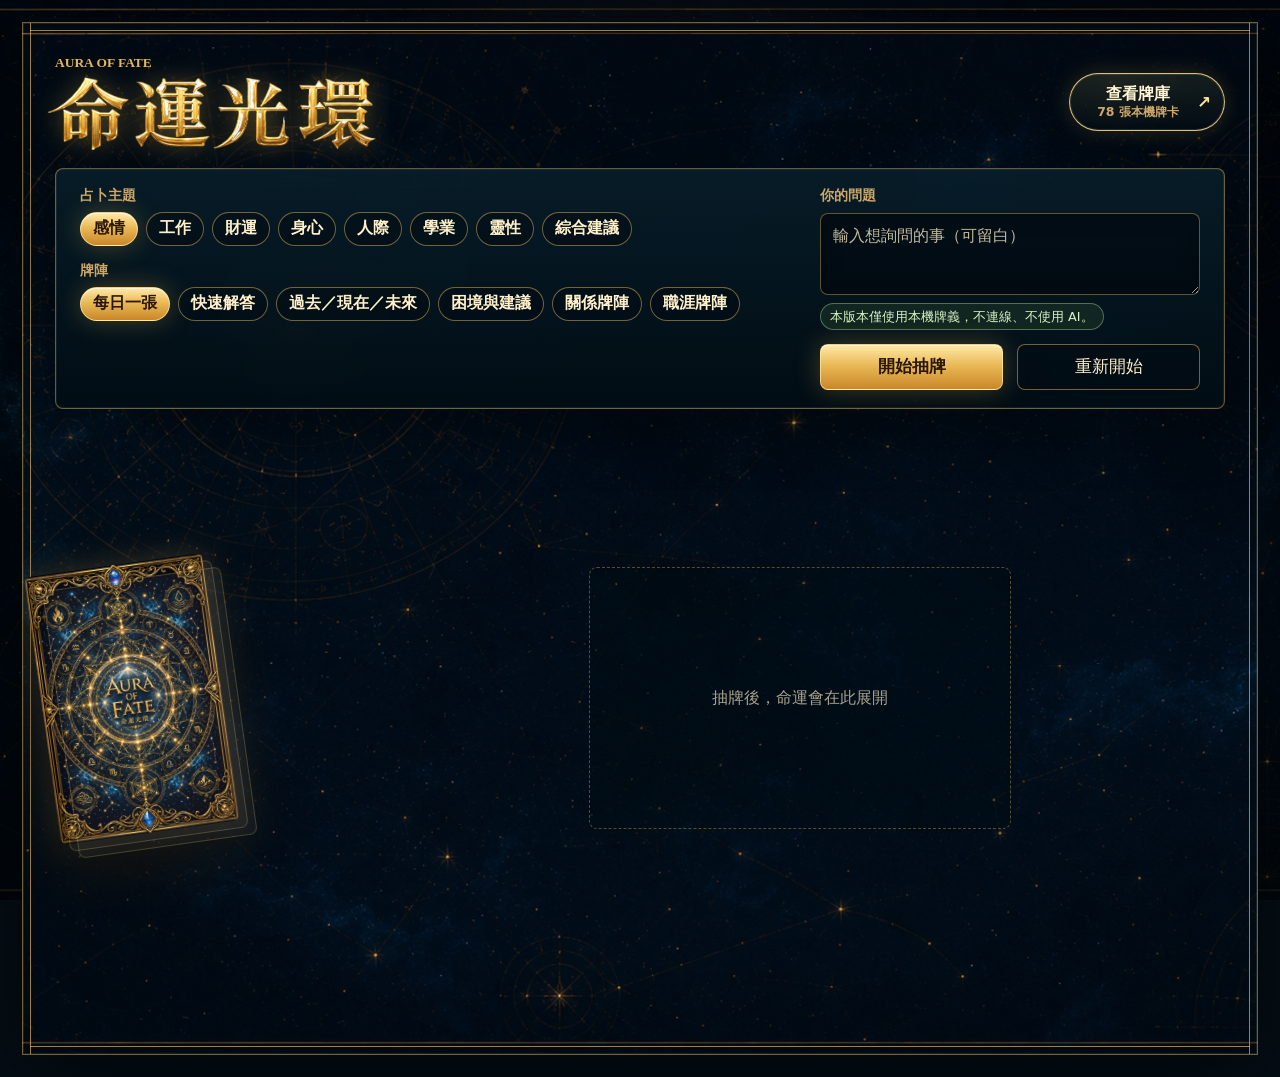
<file: Aura of Fate/index.html>
<!doctype html>
<html lang="zh-Hant">
  <head>
    <meta charset="UTF-8" />
    <meta name="viewport" content="width=device-width, initial-scale=1.0" />
    <title>Aura of Fate｜純本機版</title>
    <link rel="stylesheet" href="./styles/01-foundation.css" />
    <link rel="stylesheet" href="./styles/02-immersive-theme.css" />
    <link rel="stylesheet" href="./styles/03-desktop-layout.css" />
    <link rel="stylesheet" href="./styles/04-icons-mobile.css" />
  </head>
  <body>
    <main class="app-shell">
      <section class="tabletop" aria-label="Aura of Fate 塔羅占卜">
        <header class="topbar">
          <div class="brand-lockup"><p class="kicker">Aura of Fate</p><img class="brand-logo" src="./assets/images/logo.png" alt="命運光環" /></div>
          <button class="deck-pool-button" id="deckStatus" type="button"><span class="deck-pool-main">查看牌庫</span><span class="deck-pool-sub" id="deckStatusHint">78 張本機牌卡</span></button>
        </header>
        <section class="reading-stage">
          <section class="control-band">
            <div class="choice-fields">
              <div class="field-group"><p class="control-label">占卜主題</p><div class="choice-row" id="situationButtons"></div></div>
              <div class="field-group"><p class="control-label">牌陣</p><div class="choice-row" id="spreadButtons"></div></div>
            </div>
            <div class="right-controls">
              <div class="field-group question-field"><label class="control-label" for="questionInput">你的問題</label><textarea id="questionInput" rows="2" placeholder="輸入想詢問的事（可留白）"></textarea><div class="question-helper-row"><div class="context-status" id="questionContext">本版本僅使用本機牌義，不連線、不使用 AI。</div></div></div>
              <div class="action-row"><button class="primary-action" id="drawButton" type="button">開始抽牌</button><button class="ghost-action" id="resetButton" type="button">重新開始</button></div>
            </div>
          </section>
          <section class="play-area"><div class="deck-stack" id="deckStack" aria-hidden="true"><img src="./assets/images/cards/back-3.png" alt="" /></div><div class="spread-zone" id="spreadZone" aria-live="polite"></div></section>
        </section>
        <section class="reading-panel" id="readingPanel" hidden><div class="reading-heading"><div><p class="kicker">Reading Result</p><h2 id="readingTitle">占卜結果</h2></div></div><div class="summary-box" id="summaryBox"></div><section class="local-reading"><div class="local-reading-heading"><div><p class="kicker">Local Reading</p><h3>本地解析</h3></div><button class="ghost-action" id="copyPromptButton" type="button">複製 Prompt</button></div><div id="localAnalysis"></div><textarea class="local-prompt" id="promptOutput" readonly aria-label="可複製的占卜 Prompt"></textarea></section><div class="card-readings" id="cardReadings"></div></section>
      </section>
    </main>
    <template id="cardTemplate"><article class="drawn-card"><button class="card-button" type="button"><span class="card-inner"><span class="card-face card-back"><img src="./assets/images/cards/back-3.png" alt="" /></span><span class="card-face card-front"><img alt="" /></span></span></button><div class="card-meta"><span class="position"></span><strong class="name"></strong><span class="orientation"></span></div></article></template>
    <section class="pool-modal" id="poolModal" aria-modal="true" role="dialog" hidden><div class="pool-backdrop" id="poolBackdrop"></div><div class="pool-dialog"><header class="pool-header"><div><p class="kicker">Card Pool</p><h2>本機牌庫</h2></div><button class="icon-button" id="poolCloseButton" type="button" aria-label="關閉牌庫">×</button></header><div class="pool-summary" id="poolSummary"></div><div class="pool-grid" id="poolGrid"></div><section class="pool-card-detail" id="poolCardDetail" hidden></section></div></section>
    <script src="./assets/data/database.js"></script>
    <script src="./app.js?v=20260714-local-meaning-fix"></script>
  </body>
</html>
</file>
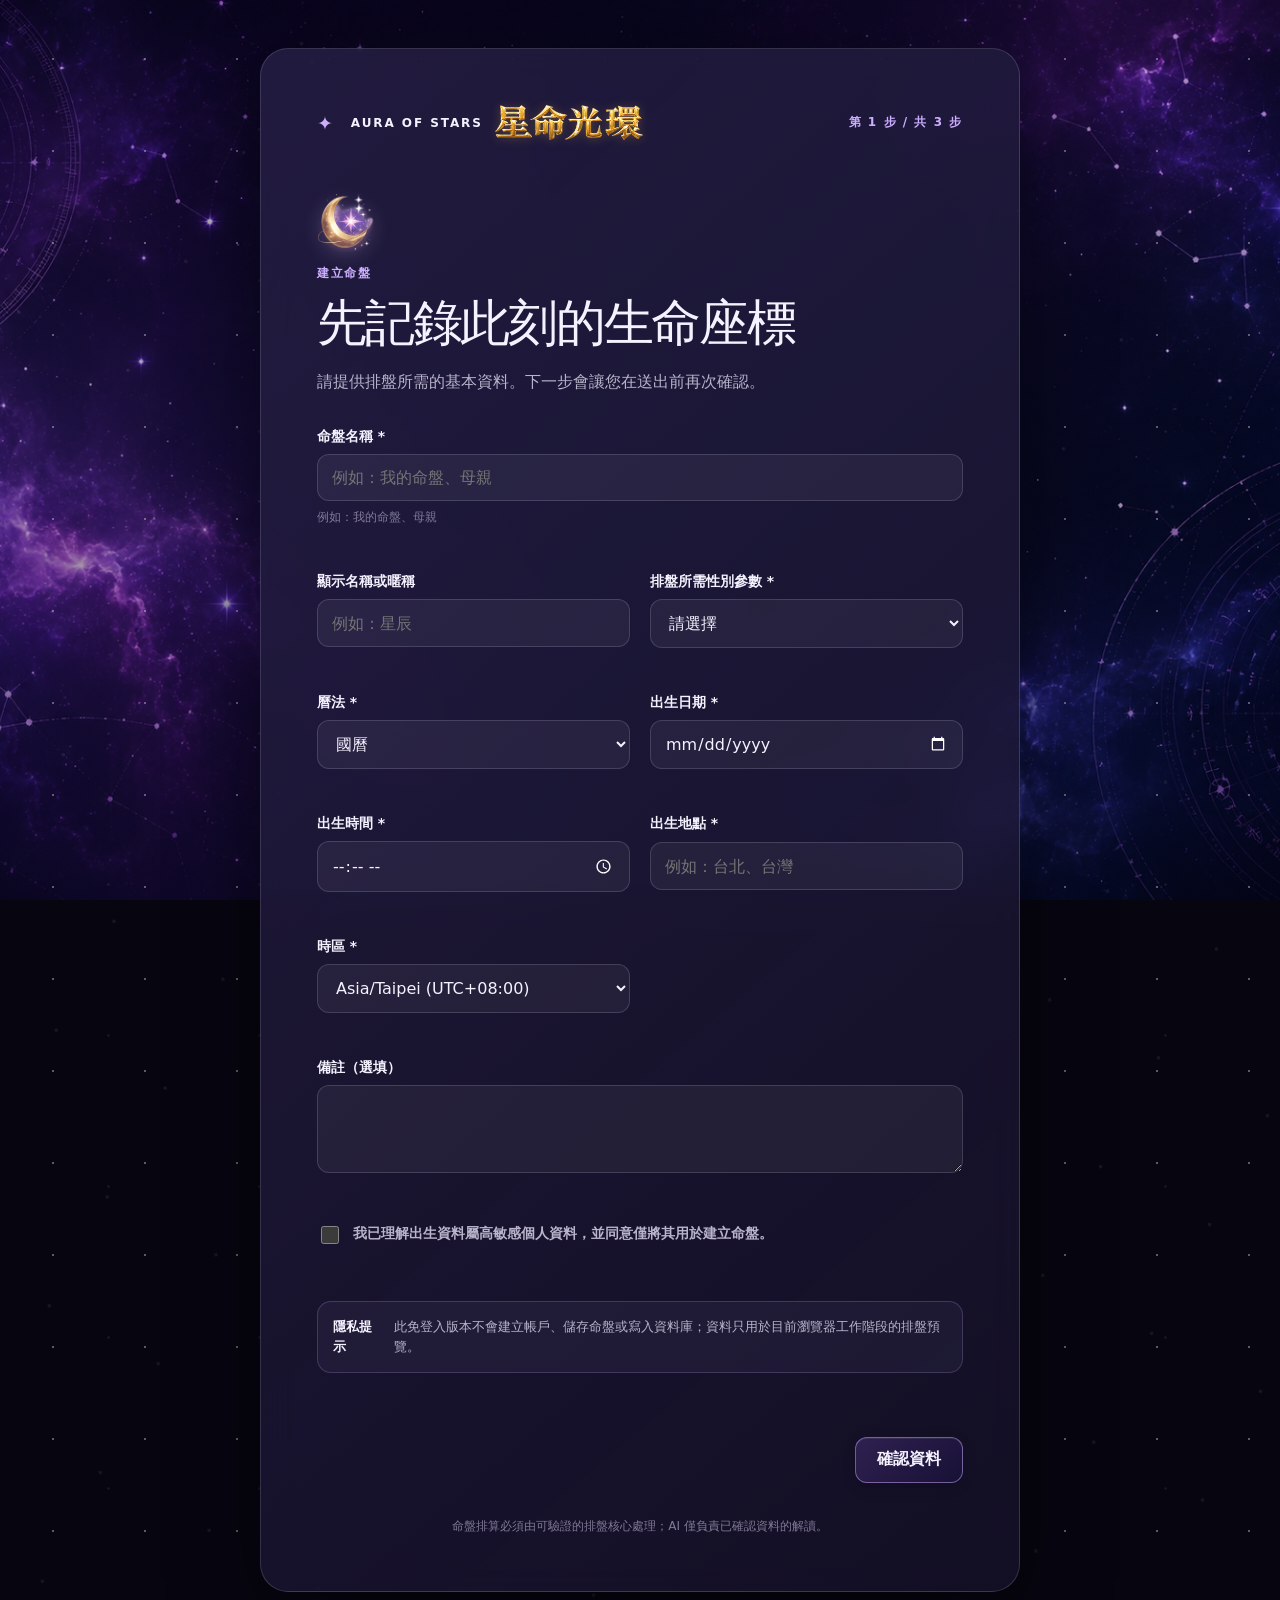
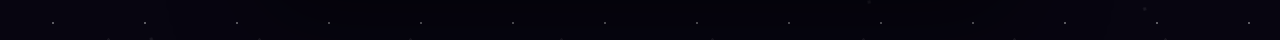
<file: Aura of Stars/index.html>
<!doctype html>
<html lang="zh-Hant">
<head>
  <meta charset="UTF-8" />
  <meta name="viewport" content="width=device-width, initial-scale=1.0" />
  <title>Aura of Stars</title>
  <style>:root {
  color-scheme: dark;
  --ink: #f5f2ff;
  --muted: #b9b3cb;
  --subtle: #817a98;
  --line: rgba(229, 221, 255, .16);
  --panel: rgba(22, 18, 42, .78);
  --field: rgba(255, 255, 255, .055);
  --accent: #ccaeff;
  --accent-strong: #a66cff;
  --danger: #ff9eaa;
}
* { box-sizing: border-box; }
body {
  margin: 0;
  min-width: 320px;
  min-height: 100vh;
  color: var(--ink);
  background: #070510;
  font-family: Inter, ui-sans-serif, system-ui, -apple-system, BlinkMacSystemFont, "Segoe UI", sans-serif;
}
.shell {
  position: relative;
  display: grid;
  place-items: center;
  min-height: 100vh;
  padding: 48px 20px;
  overflow: hidden;
  background:
    linear-gradient(rgba(7, 5, 16, .24), rgba(7, 5, 16, .46)),
    url("assets/starry-astrology-background.png") center / cover fixed no-repeat,
    #070510;
}
.stars, .stars::before, .stars::after {
  position: absolute;
  inset: 0;
  pointer-events: none;
  content: "";
  background-image: radial-gradient(circle, rgba(255,255,255,.76) 1px, transparent 1.5px);
  background-size: 92px 92px;
  background-position: 7px 13px;
  opacity: .45;
}
.stars::before { transform: rotate(28deg) scale(1.34); opacity: .22; }
.stars::after { background-size: 151px 151px; background-position: 33px 54px; opacity: .2; }
.card {
  position: relative;
  width: min(100%, 760px);
  padding: clamp(28px, 6vw, 56px);
  border: 1px solid var(--line);
  border-radius: 28px;
  background: linear-gradient(140deg, rgba(36,30,67,.88), var(--panel));
  box-shadow: 0 28px 90px rgba(0,0,0,.45);
  backdrop-filter: blur(18px);
}
.header-actions { margin-left: auto; display: flex; align-items: center; gap: 8px; }
.account-button { border: 1px solid var(--line); border-radius: 999px; padding: 8px 12px; background: transparent; color: var(--ink); font: inherit; font-size: .8rem; cursor: pointer; }
.account-button:hover { border-color: var(--accent); color: var(--accent); }
.auth-dialog { width: min(100% - 32px, 500px); color: var(--ink); background: #17112c; border: 1px solid var(--line); border-radius: 20px; padding: 30px; box-shadow: 0 24px 80px rgba(0, 0, 0, .55); }
.auth-dialog::backdrop { background: rgba(4, 2, 12, .72); backdrop-filter: blur(4px); }
.auth-dialog form { display: grid; gap: 14px; }
.auth-dialog label { display: grid; gap: 7px; color: var(--muted); font-size: .9rem; }
.auth-dialog input { width: 100%; }
.dialog-close { position: absolute; top: 13px; right: 17px; color: var(--muted); background: none; border: 0; font-size: 1.6rem; cursor: pointer; }
.saved-panel { padding-top: 8px; }
.profile-list { display: grid; gap: 12px; margin: 26px 0; }
.profile-item { display: grid; grid-template-columns: 1fr auto; align-items: center; gap: 14px; padding: 16px; border: 1px solid var(--line); border-radius: 14px; background: var(--field); }
.profile-item h3 { margin: 0 0 5px; font-size: 1rem; }
.profile-item p { margin: 0; color: var(--muted); font-size: .88rem; }
.profile-actions { display: flex; flex-wrap: wrap; justify-content: flex-end; gap: 8px; }
.profile-delete { border-color: rgba(255, 158, 170, .5); color: var(--danger); }
.header { display:flex; justify-content:space-between; align-items:center; gap:16px; }
.brand { display:flex; align-items:center; gap:8px; color:var(--ink); font-size:12px; font-weight:750; letter-spacing:.16em; text-decoration:none; }
.brand-mark { color:var(--accent); font-size:19px; margin-right:8px; }
.brand-title-image { display:block; width:clamp(106px, 14vw, 148px); height:auto; margin-left:4px; filter:drop-shadow(0 1px 5px rgba(255, 197, 71, .25)); }
.step-label, .eyebrow { color:var(--accent); font-size:12px; font-weight:700; letter-spacing:.13em; text-transform:uppercase; }
.intro { margin: 54px 0 32px; }
.intro::before { content:""; display:block; width:58px; height:58px; margin-bottom:13px; background:url("assets/ornament-1.png") center / contain no-repeat; filter:drop-shadow(0 4px 10px rgba(222,184,255,.24)); }
.eyebrow { margin:0 0 14px; }
h1, h2 { max-width: 620px; margin:0; font-family: Georgia, "Times New Roman", serif; font-size:clamp(32px, 5vw, 50px); font-weight:500; letter-spacing:-.045em; line-height:1.1; }
h2 { font-size:clamp(29px, 4vw, 42px); }
h3 { margin:28px 0 -10px; color:var(--muted); font-size:13px; font-weight:700; letter-spacing:.08em; text-transform:uppercase; }
.lede { max-width: 610px; margin:17px 0 0; color:var(--muted); font-size:16px; line-height:1.75; }
.form-grid { display:grid; grid-template-columns:repeat(2,minmax(0,1fr)); gap:20px; }
.field { display:grid; gap:8px; }
.field.full { grid-column:1/-1; }
label, .field-title { font-size:14px; font-weight:650; }
.hint { color:var(--subtle); font-size:12px; line-height:1.45; }
input, select, textarea {
  width:100%;
  padding:13px 14px;
  border:1px solid var(--line);
  border-radius:12px;
  outline: none;
  color:var(--ink);
  background:var(--field);
  font:inherit;
  transition:border-color .18s, background .18s;
}
textarea { min-height:88px; resize:vertical; }
input:focus, select:focus, textarea:focus { border-color:var(--accent); background:rgba(205,174,255,.1); }
select option { color: #1a122b; background: #f8f5ff; }
input[type="checkbox"] { width:18px; height:18px; accent-color:var(--accent-strong); }
.toggle-row { display:flex; align-items:flex-start; gap:11px; margin-top:4px; color:var(--muted); font-size:14px; line-height:1.55; }
.error { min-height:18px; color:var(--danger); font-size:12px; }
.form-status { min-height:20px; margin:0 0 16px; color:var(--danger); font-size:14px; font-weight:650; }
.privacy-note { display:flex; gap:11px; margin:28px 0; padding:15px; border:1px solid rgba(204,174,255,.2); border-radius:14px; color:var(--muted); background:rgba(204,174,255,.055); font-size:13px; line-height:1.55; }
.privacy-note strong { color:var(--ink); }
.actions { display:flex; justify-content:flex-end; gap:12px; }
.button { min-height:46px; padding:0 21px; border:1px solid transparent; border-radius:999px; cursor:pointer; font:inherit; font-weight:700; transition: transform .18s, background .18s; }
.button:hover { transform:translateY(-1px); }
.button-primary { color:#180a30; background:linear-gradient(110deg, #e2d0ff, #b473ff); }
.button-secondary { color:var(--ink); border-color:var(--line); background:transparent; }
.review { margin-top:8px; }
.review-orbit { display:grid; place-items:center; width:47px; height:47px; margin-bottom:21px; border:1px solid rgba(204,174,255,.38); border-radius:50%; color:var(--accent); font-size:21px; }
dl { display:grid; grid-template-columns:155px 1fr; gap:0; margin:31px 0 16px; border-top:1px solid var(--line); }
.draft-meta { margin-top:27px; border-color:rgba(204,174,255,.38); }
.draft-meta dd { color:var(--accent); }
dt, dd { margin:0; padding:14px 0; border-bottom:1px solid var(--line); font-size:14px; line-height:1.45; }
dt { color:var(--subtle); } dd { color:var(--ink); text-align:right; overflow-wrap:anywhere; }
.review-warning { margin:20px 0 0; color:var(--muted); font-size:13px; line-height:1.6; }
.chart-result { margin-top: 34px; }
.chart-result h3 { margin: 0 0 13px; }
.chart-summary { margin: 0 0 14px; color: var(--accent); font-size: 14px; line-height: 1.65; }
.palace-grid { display: grid; grid-template-columns: repeat(4, minmax(0, 1fr)); border: 1px solid var(--line); border-radius: 14px; overflow: hidden; }
.palace { position: relative; display: grid; min-height: 79px; align-content: center; gap: 5px; padding: 12px; border-right: 1px solid var(--line); border-bottom: 1px solid var(--line); background: rgba(255,255,255,.025); cursor:pointer; transition:background .18s, box-shadow .18s, transform .18s; }
.palace:hover, .palace:focus-visible, .palace.is-selected { z-index:1; outline:0; background:rgba(204,174,255,.15); box-shadow:inset 0 0 0 1px rgba(204,174,255,.72); }
.palace:focus-visible { box-shadow:inset 0 0 0 2px #f0e8ff; }
.palace.is-related-self { background:rgba(204,174,255,.24); box-shadow:inset 0 0 0 2px #e4d4ff; }
.palace.is-related-opposite { background:rgba(120,191,255,.16); box-shadow:inset 0 0 0 1px rgba(120,191,255,.78); }
.palace.is-related-trine { background:rgba(137,221,195,.13); box-shadow:inset 0 0 0 1px rgba(137,221,195,.65); }
.palace.is-related-adjacent { background:rgba(255,212,139,.10); box-shadow:inset 0 0 0 1px rgba(255,212,139,.45); }
.palace.is-decade-active { box-shadow:inset 0 0 0 2px rgba(255,212,139,.9), 0 0 20px rgba(255,212,139,.13); }
.palace.is-fly-source { box-shadow:inset 0 0 0 2px #ffd48b; }
.palace.is-fly-target { box-shadow:inset 0 0 0 2px #8dc7ff; }
.palace:nth-child(4n) { border-right: 0; }
.palace:nth-last-child(-n+4) { border-bottom: 0; }
.palace span { color: var(--subtle); font-size: 13px; font-weight:600; }
.palace strong { font-size: 15px; font-weight:800; }
.palace small { display:flex; flex-wrap:wrap; gap:4px 7px; color:var(--accent); font-size:13px; line-height:1.45; }
.palace small i { font-style:normal; }
.palace small .star-major { color:#fff7ff; font-weight:800; font-size:1.08em; }
.palace small .star-supporting, .palace small .star-auxiliary { color:#e6c9ff; font-weight:650; }
.palace small .star-malefic { color:#ffbfc9; font-weight:650; }
.palace small .star-miscellaneous { color:#9ee4d0; }
.palace small .star-spirit { color:#b6b2c7; font-size:.88em; }
.palace small.borrowed-stars { color:#89ddc3; font-size:11px; line-height:1.35; }
.palace small b { margin-left:2px; color:#ffd48b; font-size:10px; font-weight:700; }
.palace u { color:#89ddc3; font-size:11px; text-decoration:none; }
.palace em { position:absolute; right:9px; top:9px; color:var(--accent); font-size:11px; font-style:normal; }
.palace em.body-palace-label { left:9px; right:auto; color:var(--accent); font-weight:700; }
.palace.is-body { padding-top:31px; }
.palace em.decade-trigger { z-index:4; padding:3px 5px; border-radius:7px; cursor:pointer; }
.palace em.decade-trigger:hover, .palace em.decade-trigger:focus-visible { outline:0; color:#251139; background:#f0d8a5; }
.palace.is-life { background: rgba(180, 115, 255, .18); }
.palace.is-body { box-shadow: inset 0 0 0 1px rgba(204,174,255,.5); }
.chart-view, .report-view {
  margin-top: 18px;
  padding: clamp(18px, 3vw, 32px);
  border: 1px solid rgba(204, 174, 255, .24);
  border-radius: 20px;
  background-image:
    linear-gradient(rgba(10, 6, 28, .38), rgba(10, 6, 28, .56)),
    url("assets/chart-report-background.png");
  background-position: center;
  background-size: auto, 100% auto;
  background-repeat: no-repeat, repeat-y;
}
.chart-view-header { display:flex; justify-content:space-between; gap:20px; align-items:flex-start; }
.chart-header-actions { display:flex; align-items:center; gap:10px; }
.report-open { min-height:38px; padding:0 14px; font-size:13px; }
.chart-view-header .review-orbit { flex:0 0 auto; margin:0; }
.chart-view-header .review-orbit { font-size:0; background:url("assets/ornament-2.png") center / 31px no-repeat; border-color:rgba(204,174,255,.52); box-shadow:0 3px 10px rgba(5,3,18,.2); }
.chart-view-grid { position:relative; display:grid; grid-template-columns:repeat(4,minmax(0,1fr)); grid-template-areas:"zi chou yin mao" "hai center center chen" "xu center center si" "you shen wei wu"; gap:1px; margin-top:30px; border:1px solid var(--line); border-radius:18px; overflow:hidden; background:var(--line); }
.chart-view-grid .palace { min-height:154px; padding:17px; border:0; }
.chart-view-grid .palace strong { font-size:17px; }
.chart-view-grid .palace small { font-size:14px; }
.chart-view-grid .palace em { right:13px; top:13px; font-size:12px; font-weight:700; }
.chart-view-grid .palace em.body-palace-label { left:13px; right:auto; }
.chart-view-grid .palace.is-body { padding-top:40px; }
.chart-view-grid .palace--zi { grid-area:zi; }
.chart-view-grid .palace--chou { grid-area:chou; }
.chart-view-grid .palace--yin { grid-area:yin; }
.chart-view-grid .palace--mao { grid-area:mao; }
.chart-view-grid .palace--chen { grid-area:chen; }
.chart-view-grid .palace--si { grid-area:si; }
.chart-view-grid .palace--wu { grid-area:wu; }
.chart-view-grid .palace--wei { grid-area:wei; }
.chart-view-grid .palace--shen { grid-area:shen; }
.chart-view-grid .palace--you { grid-area:you; }
.chart-view-grid .palace--xu { grid-area:xu; }
.chart-view-grid .palace--hai { grid-area:hai; }
.chart-center { grid-area:center; display:grid; place-content:center; gap:9px; padding:22px; text-align:center; background:linear-gradient(145deg,rgba(81,42,123,.38),rgba(25,19,53,.96)); }
.chart-center::before { content:""; display:block; width:52px; height:52px; margin:0 auto 2px; background:url("assets/ornament-6.png") center / contain no-repeat; filter:drop-shadow(0 3px 9px rgba(222,184,255,.28)); }
.chart-center strong { font-size:21px; font-weight:850; }
.chart-center span { color:var(--accent); font-size:17px; font-weight:800; }
.chart-center small { max-width:260px; color:var(--subtle); font-size:14px; line-height:1.75; }
.palace-relation-lines { position:absolute; z-index:2; inset:0; width:100%; height:100%; pointer-events:none; overflow:visible; }
.relation-axis { stroke:rgba(204,174,255,.20); stroke-width:1; stroke-dasharray:4 5; }
.relation-link { fill:none; stroke-width:2; }
.relation-link--opposite { stroke:rgba(120,191,255,.9); }
.relation-link--trine { stroke:rgba(137,221,195,.76); stroke-dasharray:5 4; }
.chart-view-grid .palace, .chart-center { z-index:3; }
.pattern-panel { margin-top:26px; padding:22px; border:1px solid rgba(137,221,195,.32); border-radius:18px; background:rgba(137,221,195,.025); }
.pattern-panel-header { display:flex; justify-content:space-between; align-items:flex-start; gap:24px; margin-bottom:17px; }
.pattern-panel-header .eyebrow { margin:0 0 7px; }
.pattern-panel-header h3 { margin:0; font-size:18px; }
.pattern-panel-header h3::before, .temporal-panel h3::before { content:""; display:inline-block; width:28px; height:28px; margin:0 8px 0 0; vertical-align:middle; background:center / contain no-repeat; }
.pattern-panel-header h3::before { background-image:url("assets/ornament-4.png"); }
.pattern-panel-header p:last-child { max-width:390px; margin:0; color:var(--muted); font-size:13px; line-height:1.65; }
.pattern-grid { display:grid; grid-template-columns:repeat(2,minmax(0,1fr)); gap:11px; }
.pattern-card { padding:15px; border:1px solid var(--line); border-radius:13px; background:rgba(12,8,29,.28); }
.pattern-card.is-formed { border-color:rgba(137,221,195,.56); background:rgba(137,221,195,.075); }
.pattern-card header { display:flex; align-items:center; justify-content:space-between; gap:10px; }
.pattern-card h4 { margin:0; color:var(--ink); font-size:15px; }
.pattern-status { padding:4px 7px; border:1px solid var(--line); border-radius:999px; color:var(--subtle); font-size:11px; font-weight:800; }
.pattern-card.is-formed .pattern-status { border-color:rgba(137,221,195,.7); color:#172c25; background:#89ddc3; }
.pattern-card dl { display:grid; grid-template-columns:1fr; gap:8px; margin:12px 0 0; border:0; }
.pattern-card dl div { display:grid; gap:3px; }
.pattern-card dt, .pattern-card dd { padding:0; border:0; text-align:left; }
.pattern-card dt { color:var(--accent); font-size:11px; font-weight:800; }
.pattern-card dd { color:var(--muted); font-size:12px; line-height:1.55; }
.chart-patterns { display:flex; flex-wrap:wrap; justify-content:center; gap:5px; margin-top:5px; }
.chart-patterns span { padding:4px 7px; border:1px solid rgba(137,221,195,.45); border-radius:999px; color:#89ddc3; background:rgba(137,221,195,.08); font-size:11px; font-weight:800; }
.chart-patterns small { color:var(--subtle); font-size:11px; }
.plain-analysis-panel { margin-top:26px; padding:22px; border:1px solid rgba(204,174,255,.34); border-radius:18px; background:linear-gradient(145deg, rgba(204,174,255,.08), rgba(255,255,255,.02)); }
.plain-analysis-header { display:grid; gap:10px; margin-bottom:18px; }
.plain-analysis-header .eyebrow { margin:0 0 7px; }
.plain-analysis-header h3 { margin:0; font-size:20px; }
.plain-analysis-header p:last-child { max-width:none; margin:0; color:var(--muted); font-size:13px; line-height:1.65; }
.plain-analysis-topics { display:flex; flex-wrap:wrap; gap:8px; margin:0 0 16px; }
.plain-analysis-topics button { padding:8px 12px; border:1px solid var(--line); border-radius:999px; color:var(--muted); background:rgba(255,255,255,.025); font:inherit; font-size:13px; cursor:pointer; transition:border-color .18s, background .18s, color .18s; }
.plain-analysis-topics button:hover, .plain-analysis-topics button:focus-visible { outline:0; border-color:var(--accent); color:var(--ink); }
.plain-analysis-topics button.is-active { border-color:#f3d59a; color:#241536; background:#f3d59a; font-weight:800; }
.plain-analysis-grid { display:grid; grid-template-columns:minmax(0, 1fr); gap:14px; }
.plain-analysis-card { padding:20px 22px; border:1px solid var(--line); border-radius:14px; background:rgba(12,8,29,.34); }
.plain-analysis-card h4 { margin:0 0 13px; color:#f3d59a; font-size:16px; }
.plain-analysis-card dl { display:grid; grid-template-columns:1fr; gap:14px; margin:0; border:0; }
.plain-analysis-card dl div { display:grid; grid-template-columns:1fr; gap:5px; }
.plain-analysis-card dt, .plain-analysis-card dd { padding:0; border:0; text-align:left; }
.plain-analysis-card dt { color:var(--accent); font-size:12px; font-weight:800; }
.plain-analysis-card dd { margin:0; color:var(--muted); font-size:14px; line-height:1.75; }
.plain-analysis-card .analysis-action { margin-top:2px; padding-top:10px; border-top:1px solid var(--line); }
.plain-analysis-card .analysis-action dt, .plain-analysis-card .analysis-action dd { color:#eee5ff; }
.annual-panel { margin-top:26px; padding:18px; border:1px solid var(--line); border-radius:16px; background:rgba(255,255,255,.02); }
.annual-panel-header { display:flex; align-items:center; gap:10px; flex-wrap:wrap; }
.annual-panel h3 { margin:0 auto 0 0; }
.annual-panel label { display:flex; align-items:center; gap:7px; color:var(--subtle); font-size:13px; }
.annual-panel input { width:82px; padding:7px 8px; border:1px solid var(--line); border-radius:8px; color:var(--ink); background:rgba(17,12,40,.8); font:inherit; }
.annual-year-apply { min-height:34px; padding:0 13px; font-size:13px; }
.annual-summary { margin:14px 0; color:var(--accent); font-size:13px; line-height:1.6; }
.decade-panel { margin-top:18px; padding:18px; border:1px solid rgba(255,212,139,.28); border-radius:16px; background:rgba(255,212,139,.025); }
.decade-panel h3 { margin:0 auto 0 0; }
.decade-panel .annual-panel-header { align-items:center; }
.decade-palace-grid { display:grid; grid-template-columns:repeat(3,minmax(0,1fr)); gap:7px; margin-top:14px; }
.decade-palace { padding:8px; border:1px solid var(--line); border-radius:9px; color:var(--muted); background:rgba(255,255,255,.025); font-size:11px; line-height:1.45; }
.decade-palace.is-decade-life { color:#28143b; border-color:#f3d59a; background:#f3d59a; font-weight:800; }
.decade-subheading { margin:17px 0 10px !important; color:#ffd48b !important; }
.decade-theme { margin:14px 0 0; color:var(--muted); font-size:13px; line-height:1.7; }
.temporal-panel { margin-top:18px; padding:18px; border:1px solid rgba(137,221,195,.28); border-radius:16px; background:rgba(137,221,195,.025); }
.temporal-panel h3 { margin:0 auto 0 0; }
.temporal-panel h3::before { background-image:url("assets/ornament-5.png"); }
.temporal-panel .annual-panel-header { align-items:center; }
.temporal-time { display:flex; align-items:center; gap:7px; color:var(--subtle); font-size:13px; }
.temporal-time summary { cursor:pointer; }
.temporal-time input { width:94px; margin-top:6px; padding:7px 8px; }
.temporal-tabs { display:flex; gap:7px; margin:16px 0 4px; }
.temporal-tabs button { padding:7px 11px; border:1px solid var(--line); border-radius:999px; color:var(--muted); background:transparent; font:inherit; font-size:12px; cursor:pointer; }
.temporal-tabs button.is-active { color:#132921; border-color:#89ddc3; background:#89ddc3; font-weight:800; }
.temporal-layer { margin-top:16px; padding-top:15px; border-top:1px solid var(--line); }
.temporal-layer h3 { margin:0 0 9px; color:#89ddc3; }
.temporal-layer p { margin:0 0 12px; color:var(--muted); font-size:13px; line-height:1.7; }
.flying-transformations-panel { margin-top:18px; padding:18px; border:1px solid rgba(204,174,255,.3); border-radius:16px; background:rgba(204,174,255,.025); }
.flying-transformations-panel h3 { margin:0; }
.transformation-tabs { display:flex; flex-wrap:wrap; gap:7px; margin:16px 0 4px; }
.transformation-tabs button { padding:7px 10px; border:1px solid var(--line); border-radius:999px; color:var(--muted); background:transparent; font:inherit; font-size:12px; cursor:pointer; }
.transformation-tabs button.is-active { color:#1d1038; border-color:var(--accent); background:var(--accent); font-weight:800; }
.fly-route-list { display:grid; grid-template-columns:repeat(2,minmax(0,1fr)); gap:7px; margin-top:14px; }
.fly-route { min-height:42px; padding:8px; border:1px solid var(--line); border-radius:9px; color:var(--muted); background:rgba(255,255,255,.025); font:inherit; font-size:12px; line-height:1.45; text-align:left; cursor:pointer; }
.fly-route:hover { border-color:var(--accent); color:var(--ink); background:rgba(204,174,255,.1); }
.fly-route.is-active { color:var(--ink); border-color:var(--accent); background:rgba(204,174,255,.16); box-shadow:inset 0 0 0 1px rgba(204,174,255,.42); }
.fly-route.is-self { border-color:rgba(255,212,139,.55); color:#ffd48b; }
.flying-route-lines { position:absolute; z-index:2; inset:0; width:100%; height:100%; pointer-events:none; overflow:visible; }
.transformations-panel { margin-top:26px; }
.transformations-panel h3 { margin:0 0 13px; }
.transformations-list { display:flex; flex-wrap:wrap; gap:8px; }
.transformations-list span { padding:8px 10px; border:1px solid rgba(204,174,255,.3); border-radius:999px; color:var(--accent); background:rgba(204,174,255,.06); font-size:12px; }
.palace-insight-panel { position:fixed; z-index:20; top:20px; right:20px; bottom:20px; width:min(430px, calc(100vw - 40px)); padding:25px; overflow:auto; border:1px solid rgba(204,174,255,.35); border-radius:22px; background-image:linear-gradient(rgba(10,6,28,.42),rgba(10,6,28,.62)),url("assets/chart-report-background.png"); background-position:center; background-size:auto,100% auto; background-repeat:no-repeat,repeat-y; box-shadow:0 26px 90px rgba(0,0,0,.55); transform:translateX(calc(100% + 44px)); transition:transform .28s ease; }
.palace-insight-panel.is-open { transform:translateX(0); }
.insight-handle { display:none; }
.insight-header { display:flex; gap:16px; justify-content:space-between; align-items:flex-start; padding-bottom:18px; border-bottom:1px solid var(--line); }
.insight-header::before { content:""; flex:0 0 42px; width:42px; height:42px; background:url("assets/ornament-3.png") center / contain no-repeat; filter:drop-shadow(0 3px 8px rgba(255,213,154,.22)); }
.insight-header .eyebrow { margin-bottom:8px; }
.insight-header h2 { font-size:28px; }
.insight-subtitle { margin:8px 0 0; color:var(--muted); font-size:13px; line-height:1.55; }
.insight-close { display:grid; flex:0 0 auto; place-items:center; width:34px; height:34px; border:1px solid var(--line); border-radius:50%; color:var(--muted); background:transparent; font:inherit; font-size:25px; cursor:pointer; }
.insight-close:hover { color:var(--ink); border-color:var(--accent); }
.insight-content { display:grid; gap:20px; padding-top:20px; }
.insight-section { padding-bottom:19px; border-bottom:1px solid var(--line); }
.insight-section:last-child { border-bottom:0; }
.insight-section h3 { margin:0 0 10px; color:var(--accent); font-size:12px; }
.insight-section p { margin:0; color:var(--muted); font-size:14px; line-height:1.75; }
.insight-tags { display:flex; flex-wrap:wrap; gap:7px; }
.insight-tag { padding:6px 9px; border:1px solid var(--line); border-radius:999px; color:#eee5ff; background:rgba(255,255,255,.04); font-size:12px; }
.insight-tag b { margin-left:4px; color:#ffd48b; }
.star-explanations { display:grid; gap:11px; }
.star-explanation { padding:12px; border:1px solid var(--line); border-radius:12px; background:rgba(255,255,255,.025); }
.star-explanation header { display:flex; align-items:center; justify-content:space-between; gap:8px; margin-bottom:5px; }
.star-explanation strong { color:var(--ink); font-size:14px; }
.star-explanation span { color:var(--accent); font-size:12px; }
.star-explanation p { font-size:13px; line-height:1.6; }
.combination-reading { border:1px solid rgba(243,213,154,.34); border-radius:13px; background:rgba(255,212,139,.045); }
.combination-reading summary { display:flex; align-items:center; justify-content:space-between; gap:12px; padding:14px; color:#f3d59a; font-size:14px; font-weight:800; cursor:pointer; }
.combination-reading summary span { color:var(--muted); font-size:12px; font-weight:500; }
.combination-reading[open] summary { border-bottom:1px solid rgba(243,213,154,.22); }
.combination-card-list { display:grid; gap:9px; padding:12px; }
.combination-card { padding:12px; border:1px solid var(--line); border-radius:10px; background:rgba(255,255,255,.025); }
.combination-card strong { color:#eee5ff; font-size:13px; }
.combination-card p { margin:6px 0 0; color:var(--muted); font-size:13px; line-height:1.65; }
.empty-palace-reading { padding:14px; border:1px solid rgba(137,221,195,.38); border-radius:13px; background:rgba(137,221,195,.045); }
.empty-palace-reading h3 { margin:0 0 8px; color:#89ddc3; font-size:13px; }
.empty-palace-summary { margin:0; color:#eee5ff; font-size:13px; font-weight:750; line-height:1.6; }
.empty-palace-reading dl { display:grid; grid-template-columns:1fr; gap:9px; margin:13px 0 0; border:0; }
.empty-palace-reading dl div { display:grid; gap:3px; }
.empty-palace-reading dt, .empty-palace-reading dd { padding:0; border:0; text-align:left; }
.empty-palace-reading dt { color:var(--accent); font-size:11px; font-weight:800; }
.empty-palace-reading dd { color:var(--muted); font-size:12px; line-height:1.6; }
.insight-columns { display:grid; grid-template-columns:1fr 1fr; gap:10px; }
.insight-columns div { padding:12px; border-radius:12px; background:rgba(255,255,255,.035); }
.insight-columns strong { display:block; margin-bottom:5px; color:var(--accent); font-size:12px; }
.insight-columns p { font-size:13px; }
.notice { padding:12px; border-left:2px solid #ffd48b; border-radius:0 10px 10px 0; color:var(--muted); background:rgba(255,212,139,.06); font-size:13px; line-height:1.65; }
.insight-backdrop { display:none; }
.review-status { min-height:20px; margin:18px 0 0; color:var(--accent); font-size:14px; font-weight:650; }
.footnote { margin:35px 0 0; color:var(--subtle); font-size:12px; text-align:center; }
.hidden { display:none !important; }
.guest-mode .header-actions, .guest-mode #saved-panel, .guest-mode #draft-save, .guest-mode #report-save, .guest-mode #report-image, .guest-mode #auth-dialog { display:none !important; }
.report-view { margin-top:18px; }
.report-header { display:flex; justify-content:space-between; align-items:flex-start; gap:22px; padding-bottom:20px; border-bottom:1px solid var(--line); }
.report-header::before { content:""; flex:0 0 46px; width:46px; height:46px; background:url("assets/ornament-2.png") center / contain no-repeat; filter:drop-shadow(0 3px 8px rgba(255,213,154,.24)); }
.report-header .eyebrow { margin-bottom:8px; }
.report-header h2 { font-size:clamp(28px, 4vw, 42px); }
.report-actions { display:flex; flex-wrap:wrap; justify-content:flex-end; gap:8px; max-width:430px; }
.report-actions .button { min-height:37px; padding:0 13px; font-size:12px; }
.report-status { min-height:19px; margin:14px 0; color:var(--accent); font-size:13px; }
.report-document { display:grid; gap:16px; }
.report-section { padding:19px; border:1px solid var(--line); border-radius:15px; background:rgba(255,255,255,.025); }
.report-section h3 { margin:0 0 12px; color:#f3d59a; font-size:16px; letter-spacing:0; text-transform:none; }
.report-section p { margin:0; color:var(--muted); font-size:14px; line-height:1.75; }
.report-list { display:grid; grid-template-columns:repeat(2,minmax(0,1fr)); gap:10px; }
.report-item { padding:12px; border:1px solid var(--line); border-radius:10px; background:rgba(12,8,29,.22); }
.report-item h4 { margin:0 0 5px; color:var(--ink); font-size:14px; }
.report-item p { font-size:12px; line-height:1.6; }

/* Unified interactive controls */
.button, .account-button, .plain-analysis-topics button, .temporal-tabs button, .transformation-tabs button, .fly-route {
  border:1px solid rgba(204,174,255,.48);
  border-radius:12px;
  color:var(--ink);
  background:linear-gradient(135deg, rgba(81,53,132,.46), rgba(27,19,61,.68));
  box-shadow:inset 0 1px 0 rgba(255,255,255,.07), 0 4px 14px rgba(5,3,18,.16);
  transition:transform .18s ease, border-color .18s ease, background .18s ease, box-shadow .18s ease;
}
.button, .account-button { font-weight:700; }
.button-primary, .button-secondary, .profile-delete { color:var(--ink); border-color:rgba(204,174,255,.48); background:linear-gradient(135deg, rgba(81,53,132,.46), rgba(27,19,61,.68)); }
.button:hover, .account-button:hover, .plain-analysis-topics button:hover, .temporal-tabs button:hover, .transformation-tabs button:hover, .fly-route:hover {
  color:var(--ink);
  border-color:#d9c2ff;
  background:linear-gradient(135deg, rgba(117,76,183,.60), rgba(49,32,96,.78));
  box-shadow:inset 0 1px 0 rgba(255,255,255,.12), 0 7px 18px rgba(5,3,18,.26);
  transform:translateY(-1px);
}
.button:focus-visible, .account-button:focus-visible, .plain-analysis-topics button:focus-visible, .temporal-tabs button:focus-visible, .transformation-tabs button:focus-visible, .fly-route:focus-visible {
  outline:2px solid #e5d6ff;
  outline-offset:2px;
}
.plain-analysis-topics button.is-active, .temporal-tabs button.is-active, .transformation-tabs button.is-active, .fly-route.is-active, .fly-route.is-self {
  color:#1e1039;
  border-color:#d9c2ff;
  background:linear-gradient(135deg, #eadfff, #b984ff);
  box-shadow:inset 0 1px 0 rgba(255,255,255,.42), 0 5px 14px rgba(154,99,255,.25);
  font-weight:800;
}
.button:disabled, .account-button:disabled, .plain-analysis-topics button:disabled, .temporal-tabs button:disabled, .transformation-tabs button:disabled, .fly-route:disabled { opacity:.48; cursor:not-allowed; transform:none; }
@media print {
  body { color:#1a1630; background:#fff; }
  .shell { display:block; min-height:0; padding:0; background:#fff; }
  .stars, .card > :not(#report-view-panel) { display:none !important; }
  .card { width:100%; max-width:none; padding:0; border:0; border-radius:0; box-shadow:none; background:#fff; }
  .report-view { display:block !important; margin:0; padding:0; border:0; border-radius:0; background:#fff; }
  .report-actions, .report-status { display:none !important; }
  .report-header { padding:0 0 15px; }
  .report-section, .report-item { break-inside:avoid; background:#fff; border-color:#d5cfdf; }
  .report-section h3, .report-item h4 { color:#2a1748; }
  .report-section p, .report-item p { color:#372f44; }
}
@media (max-width:560px) {
  .shell { padding:20px 12px; }
  .card { border-radius:22px; padding:28px 22px; }
  .intro { margin:39px 0 28px; }
  .form-grid { grid-template-columns:1fr; }
  .field.full { grid-column:auto; }
  dl { grid-template-columns:1fr; }
  dt { padding-bottom:3px; border-bottom:0; }
  dd { padding-top:3px; text-align:left; }
  .actions { flex-direction:column-reverse; }
  .button { width:100%; }
  .palace-grid { grid-template-columns: repeat(3, minmax(0, 1fr)); }
  .chart-view-grid { grid-template-columns: repeat(3, minmax(0, 1fr)); }
  .chart-view-grid { grid-template-areas:none; }
  .chart-view-grid .chart-center { display:none; }
  .palace-relation-lines { display:none; }
  .chart-view-grid .palace { grid-area:auto !important; min-height:112px; padding:13px; }
  .chart-view-grid .palace strong { font-size:15px; }
  .chart-view-grid .palace small { font-size:12px; }
  .annual-panel-header { align-items:flex-start; }
  .chart-header-actions { align-items:flex-end; flex-direction:column-reverse; }
  .report-header { display:block; }
  .report-header::before { display:block; margin-bottom:10px; }
  .report-actions { justify-content:flex-start; max-width:none; margin-top:15px; }
  .report-list { grid-template-columns:1fr; }
  .pattern-panel-header { display:block; }
  .pattern-panel-header p:last-child { margin-top:10px; }
  .pattern-grid { grid-template-columns:1fr; }
  .plain-analysis-card { padding:17px; }
  .annual-panel h3 { width:100%; }
  .decade-panel h3 { width:100%; }
  .temporal-panel h3 { width:100%; }
  .fly-route-list { grid-template-columns:1fr; }
  .decade-palace-grid { grid-template-columns:repeat(2,minmax(0,1fr)); }
  .palace:nth-child(4n) { border-right: 1px solid var(--line); }
  .palace:nth-last-child(-n+4) { border-bottom: 1px solid var(--line); }
  .palace:nth-child(3n) { border-right: 0; }
  .palace:nth-last-child(-n+3) { border-bottom: 0; }
  .palace-insight-panel { top:max(8px, env(safe-area-inset-top)); right:8px; bottom:auto; left:8px; width:auto; max-height:min(78vh, 680px); padding:12px 21px 28px; border-radius:22px; transform:translateY(calc(-100% - 24px)); }
  .palace-insight-panel.is-open { transform:translateY(0); }
  .insight-handle { display:block; width:42px; height:4px; margin:0 auto 14px; border-radius:99px; background:rgba(255,255,255,.32); }
  .insight-header h2 { font-size:25px; }
  .insight-backdrop.is-open { position:fixed; z-index:19; inset:0; display:block; background:rgba(4,2,12,.56); }
}
</style>
</head>
<body>
  <main class="shell">
    <div class="stars" aria-hidden="true"></div>
    <section class="card" aria-labelledby="page-title">
      <header class="header">
        <a class="brand" href="#" aria-label="Aura of Stars home">
          <span class="brand-mark">&#10022;</span>
          <span>AURA OF STARS</span>
          <img class="brand-title-image" src="assets/aura-of-stars-chinese-title.png" alt="星命光環" />
        </a>
        <div class="header-actions">
          <button class="account-button hidden" type="button" id="my-charts-button">我的命盤</button>
          <button class="account-button" type="button" id="account-button">登入／建立帳號</button>
        </div>
        <span class="step-label" id="step-label"></span>
      </header>

      <div class="intro">
        <p class="eyebrow" id="eyebrow"></p>
        <h1 id="page-title"></h1>
        <p class="lede" id="lede"></p>
      </div>

      <form id="profile-form" novalidate>
        <div id="form-fields"></div>
        <div class="privacy-note" id="privacy-note"></div>
        <p class="form-status" id="form-status" role="alert" aria-live="assertive"></p>
        <div class="actions">
          <button class="button button-primary" type="button" id="next-button" onclick="proceedToReview()"></button>
        </div>
      </form>

      <section class="saved-panel hidden" id="saved-panel" aria-live="polite">
        <p class="eyebrow">我的命盤</p>
        <h2>已安全保存的命盤</h2>
        <p class="lede">這些資料僅在您登入後顯示，並由您的帳戶權限保護。</p>
        <div class="profile-list" id="profile-list"></div>
        <div class="actions review-actions">
          <button class="button button-primary" type="button" id="saved-new">建立新的命盤</button>
        </div>
      </section>

      <section class="review hidden" id="review-panel" aria-live="polite">
        <div class="review-orbit" aria-hidden="true">&#10022;</div>
        <p class="eyebrow" id="review-eyebrow"></p>
        <h2 id="review-title"></h2>
        <p class="lede" id="review-lede"></p>
        <dl id="review-list"></dl>
        <p class="review-warning" id="review-warning"></p>
        <p class="review-status" id="review-status" role="status" aria-live="polite"></p>
        <div class="actions review-actions">
          <button class="button button-secondary" type="button" id="review-back"></button>
          <button class="button button-primary" type="button" id="review-confirm"></button>
        </div>
      </section>

      <section class="review hidden" id="draft-panel" aria-live="polite">
        <div class="review-orbit" aria-hidden="true">&#10022;</div>
        <p class="eyebrow" id="draft-eyebrow"></p>
        <h2 id="draft-title"></h2>
        <p class="lede" id="draft-lede"></p>
        <dl class="draft-meta" id="draft-meta"></dl>
        <h3 id="draft-input-title"></h3>
        <dl id="draft-list"></dl>
        <section class="chart-result hidden" id="chart-result" aria-live="polite">
          <h3>命盤結構</h3>
          <p class="chart-summary" id="chart-summary"></p>
          <div class="palace-grid" id="palace-grid"></div>
          <p class="review-warning" id="chart-warning"></p>
        </section>
        <p class="review-warning" id="draft-warning"></p>
        <p class="review-status" id="draft-status" role="status" aria-live="polite"></p>
        <div class="actions review-actions">
          <button class="button button-secondary" type="button" id="draft-new"></button>
          <button class="button button-secondary hidden" type="button" id="open-chart-button">開啟命盤</button>
          <button class="button button-primary" type="button" id="draft-save">加密儲存命盤資料</button>
        </div>
      </section>

      <section class="chart-view hidden" id="chart-view-panel" aria-live="polite">
        <div class="chart-view-header">
          <div>
            <p class="eyebrow">已建立命盤</p>
            <h2 id="chart-view-title">命盤</h2>
            <p class="chart-summary" id="chart-view-summary"></p>
          </div>
          <div class="chart-header-actions">
            <button class="button button-secondary report-open" type="button" id="open-report-button">完整解析報告</button>
            <div class="review-orbit" aria-hidden="true">✦</div>
          </div>
        </div>
        <div class="chart-view-grid" id="chart-view-grid"></div>
        <section class="pattern-panel" aria-labelledby="pattern-title">
          <div class="pattern-panel-header">
            <div>
              <p class="eyebrow">格局自動判定</p>
              <h3 id="pattern-title">以多項盤面條件交叉檢核</h3>
            </div>
            <p>格局需同時符合星曜位置、宮位關係與輔助條件；未成立不代表命盤較弱。</p>
          </div>
          <div class="pattern-grid" id="pattern-grid"></div>
        </section>
        <section class="plain-analysis-panel" aria-labelledby="plain-analysis-title">
          <div class="plain-analysis-header">
            <div>
              <p class="eyebrow">白話命盤解析</p>
              <h3 id="plain-analysis-title">從盤面整理出的生活指南</h3>
            </div>
            <p>每個主題均依十二宮、星曜、四化與當前運勢整理；用來認識傾向與規劃行動，不作絕對預測。</p>
          </div>
          <div class="plain-analysis-topics" id="plain-analysis-topics" role="tablist" aria-label="命盤解析主題"></div>
          <div class="plain-analysis-grid" id="plain-analysis-grid"></div>
        </section>
        <section class="annual-panel" aria-label="流年與小限">
          <div class="annual-panel-header">
            <h3>流年與小限</h3>
            <label>目標年
              <input id="annual-year-input" type="number" min="1900" max="2200" step="1">
            </label>
            <button class="button button-secondary annual-year-apply" type="button" id="annual-year-apply">更新</button>
          </div>
          <p class="annual-summary" id="annual-summary"></p>
          <div class="transformations-list" id="annual-transformations-list"></div>
        </section>
        <section class="temporal-panel" aria-label="流月與流日">
          <div class="annual-panel-header">
            <h3>時間分析</h3>
            <label>日期<input id="temporal-date-input" type="date"></label>
            <details class="temporal-time"><summary>流時（進階）</summary><input id="temporal-time-input" type="time" value="12:00"></details>
            <button class="button button-secondary annual-year-apply" type="button" id="temporal-apply">套用</button>
          </div>
          <div class="temporal-tabs" role="tablist" aria-label="時間層級">
            <button type="button" class="is-active" data-temporal-layer="monthly">流月</button>
            <button type="button" data-temporal-layer="daily">流日</button>
            <button type="button" data-temporal-layer="hourly">流時</button>
          </div>
          <p class="annual-summary" id="temporal-summary"></p>
          <section class="temporal-layer" data-layer="monthly"><h3>本月重點</h3><p id="monthly-theme"></p><div class="transformations-list" id="monthly-transformations"></div></section>
          <section class="temporal-layer hidden" data-layer="daily"><h3>指定日期分析</h3><p id="daily-theme"></p><div class="transformations-list" id="daily-transformations"></div></section>
          <section class="temporal-layer hidden" data-layer="hourly"><h3>流時提示</h3><p id="hourly-theme"></p><div class="transformations-list" id="hourly-transformations"></div></section>
        </section>
        <section class="decade-panel" aria-label="大限互動">
          <div class="annual-panel-header">
            <h3>大限互動</h3>
            <label>虛歲
              <input id="decade-age-input" type="number" min="1" max="130" step="1">
            </label>
            <button class="button button-secondary annual-year-apply" type="button" id="decade-age-apply">套用</button>
          </div>
          <p class="annual-summary" id="decade-summary"></p>
          <div class="decade-palace-grid" id="decade-palace-grid"></div>
          <h3 class="decade-subheading">大限四化</h3>
          <div class="transformations-list" id="decade-transformations-list"></div>
          <p class="decade-theme" id="decade-theme"></p>
        </section>
        <section class="transformations-panel">
          <h3>生年四化</h3>
          <div class="transformations-list" id="transformations-list"></div>
        </section>
        <section class="flying-transformations-panel" aria-label="四化飛星">
          <div class="annual-panel-header"><h3>四化飛星</h3></div>
          <div class="transformation-tabs" role="tablist" aria-label="四化圖層">
            <button type="button" class="is-active" data-fly-layer="birth">生年四化</button>
            <button type="button" data-fly-layer="life">命宮宮干</button>
            <button type="button" data-fly-layer="palace">十二宮宮干</button>
            <button type="button" data-fly-layer="decade">大限四化</button>
            <button type="button" data-fly-layer="year">流年四化</button>
          </div>
          <p class="annual-summary" id="fly-summary"></p>
          <div class="fly-route-list" id="fly-route-list"></div>
        </section>
        <p class="review-warning" id="chart-view-warning"></p>
      </section>

      <section class="report-view hidden" id="report-view-panel" aria-live="polite">
        <div class="report-header">
          <div>
            <p class="eyebrow">命盤解析報告</p>
            <h2 id="report-title">完整命盤解析</h2>
            <p class="chart-summary" id="report-summary"></p>
          </div>
          <div class="report-actions">
            <button class="button button-secondary" type="button" id="report-back">返回命盤</button>
            <button class="button button-secondary" type="button" id="report-save">儲存解析結果</button>
            <button class="button button-secondary" type="button" id="report-image">匯出十二宮圖</button>
            <button class="button button-secondary" type="button" id="report-pdf">匯出 PDF</button>
            <button class="button button-secondary" type="button" id="report-ai-prompt">產生並複製 AI Prompt</button>
            <button class="button button-primary" type="button" id="report-copy">複製文字</button>
          </div>
        </div>
        <p class="report-status" id="report-status"></p>
        <article class="report-document" id="report-document"></article>
      </section>

      <aside class="palace-insight-panel" id="palace-insight-panel" aria-label="宮位詳細解析" aria-live="polite" aria-hidden="true" hidden>
        <div class="insight-handle" aria-hidden="true"></div>
        <div class="insight-header">
          <div>
            <p class="eyebrow">宮位解析</p>
            <h2 id="insight-title">選擇一個宮位</h2>
            <p class="insight-subtitle" id="insight-subtitle">點擊命盤上的十二宮，查看星曜與互動解讀。</p>
          </div>
          <button class="insight-close" type="button" id="insight-close" aria-label="關閉宮位解析">×</button>
        </div>
        <div class="insight-content" id="insight-content"></div>
      </aside>
      <div class="insight-backdrop" id="insight-backdrop" aria-hidden="true"></div>

      <p class="footnote" id="footnote"></p>
    </section>
  </main>
  <dialog class="auth-dialog" id="auth-dialog" aria-labelledby="auth-title">
    <form id="auth-form" novalidate>
      <button class="dialog-close" type="button" id="auth-close" aria-label="關閉">×</button>
      <p class="eyebrow">安全帳戶</p>
      <h2 id="auth-title">登入以儲存命盤</h2>
      <p class="lede">帳戶密碼會以 scrypt 雜湊處理；命盤資料則以 AES-256-GCM 加密後保存。</p>
      <label>電子郵件<input type="email" id="auth-email" autocomplete="email" required></label>
      <label>密碼<input type="password" id="auth-password" autocomplete="current-password" minlength="12" required></label>
      <label id="password-confirm-field" class="hidden">確認密碼<input type="password" id="auth-password-confirm" autocomplete="new-password" minlength="12"></label>
      <label id="display-name-field" class="hidden">顯示名稱（選填）<input type="text" id="auth-display-name" maxlength="80" autocomplete="name"></label>
      <p class="form-status" id="auth-status" role="alert"></p>
      <div class="actions"><button class="button button-secondary" type="button" id="auth-mode">建立帳號</button><button class="button button-primary" type="submit" id="auth-submit">登入</button></div>
    </form>
  </dialog>
  <script>window.AURA_GUEST_MODE = true;
window.AURA_OFFLINE_MODE = true;
function createHmac() { throw new Error("Fingerprinting is unavailable in the offline preview."); }
const TIME_PATTERN = /^([01]\d|2[0-3]):[0-5]\d$/;

const SHICHEN = Object.freeze([
  { code: "zi", name_zh_tw: "\u5b50\u6642", start_hour: 23 },
  { code: "chou", name_zh_tw: "\u4e11\u6642", start_hour: 1 },
  { code: "yin", name_zh_tw: "\u5bc5\u6642", start_hour: 3 },
  { code: "mao", name_zh_tw: "\u536f\u6642", start_hour: 5 },
  { code: "chen", name_zh_tw: "\u8fb0\u6642", start_hour: 7 },
  { code: "si", name_zh_tw: "\u5df3\u6642", start_hour: 9 },
  { code: "wu", name_zh_tw: "\u5348\u6642", start_hour: 11 },
  { code: "wei", name_zh_tw: "\u672a\u6642", start_hour: 13 },
  { code: "shen", name_zh_tw: "\u7533\u6642", start_hour: 15 },
  { code: "you", name_zh_tw: "\u9149\u6642", start_hour: 17 },
  { code: "xu", name_zh_tw: "\u620c\u6642", start_hour: 19 },
  { code: "hai", name_zh_tw: "\u4ea5\u6642", start_hour: 21 }
]);

function parseDate(value) {
  const match = /^(\d{4})-(\d{2})-(\d{2})$/.exec(value);
  if (!match) throw new RangeError("Birth date must use YYYY-MM-DD.");
  const [year, month, day] = match.slice(1).map(Number);
  const test = new Date(Date.UTC(year, month - 1, day));
  if (test.getUTCFullYear() !== year || test.getUTCMonth() !== month - 1 || test.getUTCDate() !== day) {
    throw new RangeError("Birth date is not a real calendar date.");
  }
  return { year, month, day };
}

function parseTime(value) {
  if (typeof value !== "string" || !TIME_PATTERN.test(value)) {
    throw new RangeError("Birth time must use HH:mm.");
  }
  const [hour, minute] = value.split(":").map(Number);
  return { hour, minute };
}

function getFormatter(timezone) {
  return new Intl.DateTimeFormat("en-CA", {
    timeZone: timezone,
    calendar: "iso8601",
    numberingSystem: "latn",
    year: "numeric",
    month: "2-digit",
    day: "2-digit",
    hour: "2-digit",
    minute: "2-digit",
    second: "2-digit",
    hourCycle: "h23"
  });
}

function getLocalParts(epochMilliseconds, timezone) {
  const parts = getFormatter(timezone).formatToParts(new Date(epochMilliseconds));
  return Object.fromEntries(parts
    .filter((part) => part.type !== "literal")
    .map((part) => [part.type, Number(part.value)]));
}

function getOffsetMinutes(epochMilliseconds, timezone) {
  const parts = getLocalParts(epochMilliseconds, timezone);
  const asUtc = Date.UTC(parts.year, parts.month - 1, parts.day, parts.hour, parts.minute, parts.second);
  return Math.round((asUtc - epochMilliseconds) / 60000);
}

function offsetToIso(minutes) {
  const sign = minutes >= 0 ? "+" : "-";
  const absolute = Math.abs(minutes);
  return sign + String(Math.floor(absolute / 60)).padStart(2, "0") + ":" + String(absolute % 60).padStart(2, "0");
}

function localDateTimeToIso(epochMilliseconds, timezone) {
  const parts = getLocalParts(epochMilliseconds, timezone);
  const offsetMinutes = getOffsetMinutes(epochMilliseconds, timezone);
  return `${String(parts.year).padStart(4, "0")}-${String(parts.month).padStart(2, "0")}-${String(parts.day).padStart(2, "0")}T${String(parts.hour).padStart(2, "0")}:${String(parts.minute).padStart(2, "0")}:00${offsetToIso(offsetMinutes)}`;
}

function dayOfYear({ year, month, day }) {
  return Math.floor((Date.UTC(year, month - 1, day) - Date.UTC(year, 0, 0)) / 86_400_000);
}

// NOAA's fractional-year approximation. It is accurate to well under a minute,
// which is sufficient for minute-precision birth records and shichen boundaries.
function equationOfTimeMinutes(date, time) {
  const fractionalYear = (2 * Math.PI / 365) * (dayOfYear(date) - 1 + ((time.hour - 12) / 24));
  return 229.18 * (0.000075
    + 0.001868 * Math.cos(fractionalYear)
    - 0.032077 * Math.sin(fractionalYear)
    - 0.014615 * Math.cos(2 * fractionalYear)
    - 0.040849 * Math.sin(2 * fractionalYear));
}

function resolveLocalDateTime(date, time, timezone) {
  const localAsUtc = Date.UTC(date.year, date.month - 1, date.day, time.hour, time.minute, 0);
  let epoch = localAsUtc;
  for (let attempt = 0; attempt < 4; attempt += 1) {
    epoch = localAsUtc - getOffsetMinutes(epoch, timezone) * 60_000;
  }
  const roundTrip = getLocalParts(epoch, timezone);
  if (roundTrip.year !== date.year || roundTrip.month !== date.month || roundTrip.day !== date.day
    || roundTrip.hour !== time.hour || roundTrip.minute !== time.minute) {
    throw new RangeError("Birth time does not exist in the supplied timezone.");
  }
  return { epoch, offset_minutes: getOffsetMinutes(epoch, timezone) };
}

function getShichen(hour) {
  if (!Number.isInteger(hour) || hour < 0 || hour > 23) throw new RangeError("Hour must be an integer from 0 to 23.");
  if (hour === 23 || hour === 0) return SHICHEN[0];
  return SHICHEN.find((entry) => hour >= entry.start_hour && hour < entry.start_hour + 2);
}

function normalizeBirthTime({
  birthDate,
  birthTime,
  birthTimezone,
  timePrecision,
  useTrueSolarTime = false,
  longitude = null
}) {
  if (timePrecision === "unknown") {
    return {
      status: "time_unknown",
      original_time: null,
      timezone: birthTimezone,
      utc_offset_minutes: null,
      standard_local_datetime: null,
      true_solar_datetime: null,
      effective_datetime: null,
      shichen_code: null,
      shichen_name_zh_tw: null,
      time_precision: timePrecision,
      can_calculate_single_chart: false,
      warnings: ["A single chart cannot be calculated when birth time is unknown."]
    };
  }

  const date = parseDate(birthDate);
  const time = parseTime(birthTime);
  const resolved = resolveLocalDateTime(date, time, birthTimezone);
  const standardLocalDatetime = birthDate + "T" + birthTime + ":00" + offsetToIso(resolved.offset_minutes);
  const warnings = timePrecision === "estimated"
    ? ["Estimated birth time can affect the resulting chart."]
    : [];

  if (useTrueSolarTime) {
    const standardMeridianLongitude = resolved.offset_minutes / 4;
    const equationOfTime = equationOfTimeMinutes(date, time);
    const longitudeCorrection = 4 * (longitude - standardMeridianLongitude);
    const totalCorrection = equationOfTime + longitudeCorrection;
    const correctionMinutes = Math.round(totalCorrection);
    const trueSolarEpoch = resolved.epoch + correctionMinutes * 60_000;
    const trueSolarParts = getLocalParts(trueSolarEpoch, birthTimezone);
    const trueSolarDatetime = localDateTimeToIso(trueSolarEpoch, birthTimezone);
    const shichen = getShichen(trueSolarParts.hour);
    return {
      status: "ready",
      original_time: birthTime,
      timezone: birthTimezone,
      utc_offset_minutes: resolved.offset_minutes,
      standard_local_datetime: standardLocalDatetime,
      true_solar_datetime: trueSolarDatetime,
      effective_datetime: trueSolarDatetime,
      true_solar_correction_minutes: correctionMinutes,
      true_solar_correction_seconds: Math.round(totalCorrection * 60),
      equation_of_time_minutes: Number(equationOfTime.toFixed(3)),
      longitude_correction_minutes: Number(longitudeCorrection.toFixed(3)),
      standard_meridian_longitude: standardMeridianLongitude,
      shichen_code: shichen.code,
      shichen_name_zh_tw: shichen.name_zh_tw,
      time_precision: timePrecision,
      can_calculate_single_chart: true,
      warnings
    };
  }

  const shichen = getShichen(time.hour);

  return {
    status: "ready",
    original_time: birthTime,
    timezone: birthTimezone,
    utc_offset_minutes: resolved.offset_minutes,
    standard_local_datetime: standardLocalDatetime,
    true_solar_datetime: null,
    effective_datetime: standardLocalDatetime,
    shichen_code: shichen.code,
    shichen_name_zh_tw: shichen.name_zh_tw,
    time_precision: timePrecision,
    can_calculate_single_chart: true,
    warnings
  };
}


const RAW_INPUT_SCHEMA_VERSION = "ziwei-raw-input-1.0";
const NORMALIZED_INPUT_SCHEMA_VERSION = "ziwei-normalized-input-1.0";
const SUPPORTED_GENDER_PARAMETERS = Object.freeze(["male", "female"]);
const SUPPORTED_CALENDAR_TYPES = Object.freeze(["solar", "lunar"]);
const SUPPORTED_TIME_PRECISIONS = Object.freeze([
  "exact",
  "hour",
  "shichen",
  "estimated",
  "unknown"
]);

const DATE_PATTERN = /^\d{4}-\d{2}-\d{2}$/;
const RAW_TIME_PATTERN = /^([01]\d|2[0-3]):[0-5]\d$/;

function isRealDate(value) {
  if (typeof value !== "string" || !DATE_PATTERN.test(value)) return false;
  const [year, month, day] = value.split("-").map(Number);
  const date = new Date(Date.UTC(year, month - 1, day));
  return date.getUTCFullYear() === year
    && date.getUTCMonth() === month - 1
    && date.getUTCDate() === day;
}

function isIanaTimezone(value) {
  if (typeof value !== "string" || value.length === 0) return false;
  try {
    new Intl.DateTimeFormat("en-US", { timeZone: value });
    return true;
  } catch {
    return false;
  }
}

function isFiniteCoordinate(value, minimum, maximum) {
  return typeof value === "number"
    && Number.isFinite(value)
    && value >= minimum
    && value <= maximum;
}

function cleanOptionalString(value) {
  return typeof value === "string" ? value.trim() : "";
}

function canonicalize(value) {
  if (Array.isArray(value)) return value.map(canonicalize);
  if (value && typeof value === "object") {
    return Object.keys(value).sort().reduce((result, key) => {
      result[key] = canonicalize(value[key]);
      return result;
    }, {});
  }
  return value;
}

function validateRawInput(input) {
  const errors = {};
  if (!input || typeof input !== "object") {
    return { valid: false, errors: { input: "Input must be an object." } };
  }

  const profileName = cleanOptionalString(input.profile_name);
  if (profileName.length < 1 || profileName.length > 80) {
    errors.profile_name = "Profile name must contain 1 to 80 characters.";
  }
  if (!SUPPORTED_GENDER_PARAMETERS.includes(input.gender)) {
    errors.gender = "Gender parameter is not supported by the current calculation rules.";
  }
  if (!SUPPORTED_CALENDAR_TYPES.includes(input.calendar_type)) {
    errors.calendar_type = "Calendar type must be solar or lunar.";
  }
  if (!isRealDate(input.birth_date)) {
    errors.birth_date = "Birth date must be a real YYYY-MM-DD date.";
  }
  if (!SUPPORTED_TIME_PRECISIONS.includes(input.time_precision)) {
    errors.time_precision = "Time precision is invalid.";
  }
  if (input.time_precision === "unknown") {
    if (input.birth_time !== null) errors.birth_time = "Unknown time must use null.";
  } else if (typeof input.birth_time !== "string" || !RAW_TIME_PATTERN.test(input.birth_time)) {
    errors.birth_time = "Birth time must use HH:mm.";
  }
  if (!isIanaTimezone(input.birth_timezone)) {
    errors.birth_timezone = "Birth timezone must be a valid IANA timezone.";
  }
  if (typeof input.use_true_solar_time !== "boolean") {
    errors.use_true_solar_time = "True solar time must be a boolean.";
  }
  if (input.calendar_type === "lunar" && typeof input.is_leap_month !== "boolean") {
    errors.is_leap_month = "Lunar input must specify leap-month status.";
  }
  if (input.use_true_solar_time) {
    if (!isFiniteCoordinate(input.latitude, -90, 90)) errors.latitude = "Latitude is required for true solar time.";
    if (!isFiniteCoordinate(input.longitude, -180, 180)) errors.longitude = "Longitude is required for true solar time.";
  }

  return { valid: Object.keys(errors).length === 0, errors };
}

function normalizeRawInput(rawInput) {
  const validation = validateRawInput(rawInput);
  if (!validation.valid) {
    const error = new Error("Raw chart input failed validation.");
    error.validation = validation;
    throw error;
  }

  return {
    schema_version: NORMALIZED_INPUT_SCHEMA_VERSION,
    calendar: {
      input_type: rawInput.calendar_type,
      solar_date: rawInput.calendar_type === "solar" ? rawInput.birth_date : null,
      lunar_date: rawInput.calendar_type === "lunar" ? rawInput.birth_date : null,
      is_leap_month: rawInput.calendar_type === "lunar" ? rawInput.is_leap_month : false
    },
    time: rawInput.calendar_type === "solar"
      ? normalizeBirthTime({
        birthDate: rawInput.birth_date,
        birthTime: rawInput.birth_time,
        birthTimezone: rawInput.birth_timezone,
        timePrecision: rawInput.time_precision,
        useTrueSolarTime: rawInput.use_true_solar_time,
        longitude: rawInput.longitude
      })
      : {
        status: "pending_calendar_conversion",
        original_time: rawInput.birth_time,
        timezone: rawInput.birth_timezone,
        time_precision: rawInput.time_precision,
        can_calculate_single_chart: false,
        warnings: ["Lunar input must be converted to a solar date before time normalization."]
      },
    location: {
      country: cleanOptionalString(rawInput.birth_country) || null,
      region: cleanOptionalString(rawInput.birth_region) || null,
      city: cleanOptionalString(rawInput.birth_city) || null,
      latitude: rawInput.latitude ?? null,
      longitude: rawInput.longitude ?? null
    },
    person: {
      gender_parameter: rawInput.gender
    }
  };
}

function createChartInputFingerprint({ ownerId, normalizedInput, secret }) {
  if (typeof ownerId !== "string" || ownerId.length === 0) throw new TypeError("ownerId is required.");
  if (typeof secret !== "string" || secret.length < 32) throw new TypeError("A 32-character minimum server secret is required.");
  const payload = JSON.stringify(canonicalize({ owner_id: ownerId, normalized_input: normalizedInput }));
  return createHmac("sha256", secret).update(payload).digest("hex");
}


const CHART_ENGINE_VERSION = "ziwei-core-chart-0.5";

const BRANCHES = Object.freeze([
  { code: "zi", name_zh_tw: "子" },
  { code: "chou", name_zh_tw: "丑" },
  { code: "yin", name_zh_tw: "寅" },
  { code: "mao", name_zh_tw: "卯" },
  { code: "chen", name_zh_tw: "辰" },
  { code: "si", name_zh_tw: "巳" },
  { code: "wu", name_zh_tw: "午" },
  { code: "wei", name_zh_tw: "未" },
  { code: "shen", name_zh_tw: "申" },
  { code: "you", name_zh_tw: "酉" },
  { code: "xu", name_zh_tw: "戌" },
  { code: "hai", name_zh_tw: "亥" }
]);

const PALACE_NAMES = Object.freeze([
  "命宮", "兄弟宮", "夫妻宮", "子女宮", "財帛宮", "疾厄宮",
  "遷移宮", "交友宮", "官祿宮", "田宅宮", "福德宮", "父母宮"
]);

const STEMS = Object.freeze(["甲", "乙", "丙", "丁", "戊", "己", "庚", "辛", "壬", "癸"]);

const BUREAU_TABLE = Object.freeze([
  ["水二局", "火六局", "木三局", "土五局", "金四局", "火六局"], // 甲、己
  ["火六局", "土五局", "金四局", "木三局", "水二局", "土五局"], // 乙、庚
  ["土五局", "木三局", "水二局", "金四局", "火六局", "木三局"], // 丙、辛
  ["木三局", "金四局", "火六局", "水二局", "土五局", "金四局"], // 丁、壬
  ["金四局", "水二局", "土五局", "火六局", "木三局", "水二局"]  // 戊、癸
]);
const BUREAU_VALUES = Object.freeze({ "水二局": 2, "木三局": 3, "金四局": 4, "土五局": 5, "火六局": 6 });
const MAJOR_STARS = Object.freeze([
  { name_zh_tw: "紫微", series: "ziwei", offset: 0 },
  { name_zh_tw: "天機", series: "ziwei", offset: -1 },
  { name_zh_tw: "太陽", series: "ziwei", offset: -3 },
  { name_zh_tw: "武曲", series: "ziwei", offset: -4 },
  { name_zh_tw: "天同", series: "ziwei", offset: -5 },
  { name_zh_tw: "廉貞", series: "ziwei", offset: -8 },
  { name_zh_tw: "天府", series: "tianfu", offset: 0 },
  { name_zh_tw: "太陰", series: "tianfu", offset: 1 },
  { name_zh_tw: "貪狼", series: "tianfu", offset: 2 },
  { name_zh_tw: "巨門", series: "tianfu", offset: 3 },
  { name_zh_tw: "天相", series: "tianfu", offset: 4 },
  { name_zh_tw: "天梁", series: "tianfu", offset: 5 },
  { name_zh_tw: "七殺", series: "tianfu", offset: 6 },
  { name_zh_tw: "破軍", series: "tianfu", offset: 10 }
]);
const MAJOR_STAR_ATTRIBUTES = Object.freeze({
  "\u7d2b\u5fae": { five_element: "\u571f", yin_yang: "\u9670" }, "\u5929\u6a5f": { five_element: "\u6728", yin_yang: "\u9670" }, "\u592a\u967d": { five_element: "\u706b", yin_yang: "\u967d" }, "\u6b66\u66f2": { five_element: "\u91d1", yin_yang: "\u9670" }, "\u5929\u540c": { five_element: "\u6c34", yin_yang: "\u967d" }, "\u5ec9\u8c9e": { five_element: "\u706b", yin_yang: "\u9670" }, "\u5929\u5e9c": { five_element: "\u571f", yin_yang: "\u967d" }, "\u592a\u9670": { five_element: "\u6c34", yin_yang: "\u9670" }, "\u8caa\u72fc": { five_element: "\u6728", yin_yang: "\u967d" }, "\u5de8\u9580": { five_element: "\u6c34", yin_yang: "\u9670" }, "\u5929\u76f8": { five_element: "\u6c34", yin_yang: "\u967d" }, "\u5929\u6881": { five_element: "\u571f", yin_yang: "\u967d" }, "\u4e03\u6bba": { five_element: "\u91d1", yin_yang: "\u9670" }, "\u7834\u8ecd": { five_element: "\u6c34", yin_yang: "\u9670" }
});

// Zhongzhou brightness baseline, transcribed from fortel-ziweidoushu@1.3.4
// (MIT), src/model/majorStar.ts. Branch order: 子、丑、寅、卯、辰、巳、午、未、申、酉、戌、亥.
// That source defines four energy levels rather than a six-grade table.
const STAR_DIGNITY_STANDARD = Object.freeze({
  id: "fortel-ziweidoushu-1.3.4-zhongzhou",
  school_zh_tw: "\u4e2d\u5dde\u6d3e",
  source_url: "https://github.com/airicyu/fortel-ziweidoushu/blob/main/src/model/majorStar.ts",
  source_version: "1.3.4",
  scope_zh_tw: "\u5341\u56db\u4e3b\u661f\u00d7\u5341\u4e8c\u5730\u652f",
  scale_zh_tw: ["\u5edf", "\u65fa", "\u5e73", "\u9677"]
});
const OPEN_STAR_DIGNITY_STANDARD = Object.freeze({
  id: "iztro-2.5.8-default",
  school_zh_tw: "iztro \u516c\u958b\u57fa\u6e96\uff08\u975e\u4e2d\u5dde\u6d3e\u8072\u7a31\uff09",
  source_url: "https://github.com/SylarLong/iztro/blob/v2.5.8/src/data/stars.ts",
  source_version: "2.5.8",
  license: "MIT",
  scope_zh_tw: "\u6587\u660c\u3001\u6587\u66f2\u3001\u706b\u661f\u3001\u9234\u661f\u3001\u64ce\u7f8a\u3001\u9640\u7f85\u00d7\u5341\u4e8c\u5730\u652f",
  scale_zh_tw: ["\u5edf", "\u65fa", "\u5f97", "\u5229", "\u5e73", "\u4e0d", "\u9677", "\u9592"]
});
const DIGNITY_LABEL_BY_LEVEL = Object.freeze({ 2: "\u5edf", 1: "\u65fa", 0: "\u5e73", "-1": "\u9677" });
const MAJOR_STAR_DIGNITY_LEVELS = Object.freeze({
  "\u7d2b\u5fae": [0, 2, 2, 1, -1, 1, 2, 2, 1, 0, 0, 1],
  "\u5929\u6a5f": [2, -1, 1, 1, 2, 0, 2, -1, 0, 1, 2, 0],
  "\u592a\u967d": [-1, -1, 1, 2, 1, 1, 2, 0, 0, 0, -1, -1],
  "\u6b66\u66f2": [1, 2, 0, -1, 2, 0, 1, 2, 0, 1, 2, 0],
  "\u5929\u540c": [1, -1, 0, 2, 0, 2, -1, -1, 1, 0, 0, 2],
  "\u5ec9\u8c9e": [0, 1, 2, 0, 1, -1, 0, 2, 2, 0, 1, -1],
  "\u5929\u5e9c": [2, 2, 2, 0, 2, 0, 1, 2, 0, -1, 2, 1],
  "\u592a\u9670": [2, 2, 0, -1, 0, -1, -1, 0, 0, 1, 1, 2],
  "\u8caa\u72fc": [1, 2, 0, 0, 2, -1, 1, 2, 0, 0, 2, -1],
  "\u5de8\u9580": [1, 1, 2, 2, 0, 0, 1, -1, 2, 2, 1, 1],
  "\u5929\u76f8": [2, 2, 2, -1, 1, 0, 1, 0, 2, -1, 0, 0],
  "\u5929\u6881": [2, 1, 2, 2, 1, -1, 2, 1, -1, 0, 1, -1],
  "\u4e03\u6bba": [1, 2, 2, -1, 1, 0, 1, 1, 2, 0, 2, 0],
  "\u7834\u8ecd": [2, 1, -1, 1, 1, 0, 2, 2, -1, -1, 1, 0]
});
const OPEN_STAR_DIGNITIES = Object.freeze({
  "\u6587\u660c": ["\u9677", "\u5229", "\u5f97", "\u5edf", "\u9677", "\u5229", "\u5f97", "\u5edf", "\u9677", "\u5229", "\u5f97", "\u5edf"],
  "\u6587\u66f2": ["\u5e73", "\u65fa", "\u5f97", "\u5edf", "\u9677", "\u65fa", "\u5f97", "\u5edf", "\u9677", "\u65fa", "\u5f97", "\u5edf"],
  "\u706b\u661f": ["\u5edf", "\u5229", "\u9677", "\u5f97", "\u5edf", "\u5229", "\u9677", "\u5f97", "\u5edf", "\u5229", "\u9677", "\u5f97"],
  "\u9234\u661f": ["\u5edf", "\u5229", "\u9677", "\u5f97", "\u5edf", "\u5229", "\u9677", "\u5f97", "\u5edf", "\u5229", "\u9677", "\u5f97"],
  "\u64ce\u7f8a": ["", "\u9677", "\u5edf", "", "\u9677", "\u5edf", "", "\u9677", "\u5edf", "", "\u9677", "\u5edf"],
  "\u9640\u7f85": ["\u9677", "", "\u5edf", "\u9677", "", "\u5edf", "\u9677", "", "\u5edf", "\u9677", "", "\u5edf"]
});
const BIRTH_YEAR_TRANSFORMATIONS = Object.freeze({
  甲: [["祿", "廉貞"], ["權", "破軍"], ["科", "武曲"], ["忌", "太陽"]],
  乙: [["祿", "天機"], ["權", "天梁"], ["科", "紫微"], ["忌", "太陰"]],
  丙: [["祿", "天同"], ["權", "天機"], ["科", "文昌"], ["忌", "廉貞"]],
  丁: [["祿", "太陰"], ["權", "天同"], ["科", "天機"], ["忌", "巨門"]],
  戊: [["祿", "貪狼"], ["權", "太陰"], ["科", "右弼"], ["忌", "天機"]],
  己: [["祿", "武曲"], ["權", "貪狼"], ["科", "天梁"], ["忌", "文曲"]],
  庚: [["祿", "太陽"], ["權", "武曲"], ["科", "天府"], ["忌", "天同"]],
  辛: [["祿", "巨門"], ["權", "太陽"], ["科", "文曲"], ["忌", "文昌"]],
  壬: [["祿", "天梁"], ["權", "紫微"], ["科", "左輔"], ["忌", "武曲"]],
  癸: [["祿", "破軍"], ["權", "巨門"], ["科", "太陰"], ["忌", "貪狼"]]
});

const LU_CUN_BRANCH_BY_STEM = Object.freeze({
  甲: 2, 乙: 3, 丙: 5, 丁: 6, 戊: 5,
  己: 6, 庚: 8, 辛: 9, 壬: 11, 癸: 0
});

const KUI_YUE_BRANCH_BY_STEM = Object.freeze({
  甲: [1, 7], 乙: [0, 8], 丙: [11, 9], 丁: [11, 9], 戊: [1, 7],
  己: [0, 8], 庚: [1, 7], 辛: [6, 2], 壬: [3, 5], 癸: [3, 5]
});

const TIAN_MA_BRANCH_BY_YEAR_BRANCH = Object.freeze({
  寅: 8, 午: 8, 戌: 8,
  申: 2, 子: 2, 辰: 2,
  巳: 11, 酉: 11, 丑: 11,
  亥: 5, 卯: 5, 未: 5
});

const FIRE_BELL_START_BY_YEAR_BRANCH = Object.freeze({
  寅: [1, 3], 午: [1, 3], 戌: [1, 3],
  申: [2, 10], 子: [2, 10], 辰: [2, 10],
  巳: [3, 10], 酉: [3, 10], 丑: [3, 10],
  亥: [9, 10], 卯: [9, 10], 未: [9, 10]
});

const LIFE_RULER_BY_LIFE_BRANCH = Object.freeze([
  "貪狼", "巨門", "祿存", "文曲", "廉貞", "武曲",
  "破軍", "武曲", "廉貞", "文曲", "祿存", "巨門"
]);

const BODY_RULER_BY_YEAR_BRANCH = Object.freeze({
  子: "火星", 丑: "天相", 寅: "天梁", 卯: "天同", 辰: "文昌", 巳: "天機",
  午: "火星", 未: "天相", 申: "天梁", 酉: "天同", 戌: "文昌", 亥: "天機"
});

const TWELVE_GROWTH_STAGES = Object.freeze(["長生", "沐浴", "冠帶", "臨官", "帝旺", "衰", "病", "死", "墓", "絕", "胎", "養"]);
const GROWTH_START_BY_BUREAU = Object.freeze({ 2: 8, 3: 11, 4: 5, 5: 8, 6: 2 });
const SMALL_LIMIT_START_BY_YEAR_BRANCH = Object.freeze({
  寅: 4, 午: 4, 戌: 4,
  申: 10, 子: 10, 辰: 10,
  巳: 7, 酉: 7, 丑: 7,
  亥: 1, 卯: 1, 未: 1
});
const LONELY_STARS_BY_YEAR_BRANCH = Object.freeze({
  寅: [5, 1], 午: [5, 1], 戌: [5, 1],
  申: [11, 7], 子: [11, 7], 辰: [11, 7],
  巳: [8, 4], 酉: [8, 4], 丑: [8, 4],
  亥: [2, 10], 卯: [2, 10], 未: [2, 10]
});
const BOSHI_TWELVE = Object.freeze(["\u535a\u58eb", "\u529b\u58eb", "\u9752\u9f8d", "\u5c0f\u8017", "\u5c07\u8ecd", "\u594f\u66f8", "\u98db\u5ec9", "\u559c\u795e", "\u75c5\u7b26", "\u5927\u8017", "\u4f0f\u5175", "\u5b98\u5e9c"]);
const SUIQIAN_TWELVE = Object.freeze(["\u592a\u6b72", "\u6666\u6c23", "\u55aa\u9580", "\u8cab\u7d22", "\u5b98\u7b26", "\u5c0f\u8017", "\u5927\u8017", "\u9f8d\u5fb7", "\u767d\u864e", "\u5929\u5fb7", "\u540a\u5ba2", "\u75c5\u7b26"]);
const JIANGQIAN_TWELVE = Object.freeze(["\u5c07\u661f", "\u6500\u978d", "\u6b72\u9a5b", "\u606f\u795e", "\u83ef\u84cb", "\u52ab\u715e", "\u707d\u715e", "\u5929\u715e", "\u6307\u80cc", "\u54b8\u6c60", "\u6708\u715e", "\u4ea1\u795e"]);
const JIANGQIAN_START_BY_YEAR_BRANCH = Object.freeze({ "\u7533": 0, "\u5b50": 0, "\u8fb0": 0, "\u4ea5": 3, "\u536f": 3, "\u672a": 3, "\u5bc5": 6, "\u5348": 6, "\u620c": 6, "\u5df3": 9, "\u9149": 9, "\u4e11": 9 });

function modulo(value, divisor) {
  return ((value % divisor) + divisor) % divisor;
}

function starDignity(name, branchIndex) {
  const majorLevel = MAJOR_STAR_DIGNITY_LEVELS[name]?.[branchIndex];
  if (majorLevel !== undefined) {
    return { dignity: DIGNITY_LABEL_BY_LEVEL[majorLevel], dignity_level: majorLevel, dignity_standard: STAR_DIGNITY_STANDARD.id };
  }
  const openDignity = OPEN_STAR_DIGNITIES[name]?.[branchIndex];
  if (openDignity) return { dignity: openDignity, dignity_standard: OPEN_STAR_DIGNITY_STANDARD.id };
  return {};
}

function chineseLunarDate(solarDate) {
  const date = new Date(`${solarDate}T12:00:00Z`);
  const parts = new Intl.DateTimeFormat("zh-TW-u-ca-chinese", {
    timeZone: "UTC",
    year: "numeric",
    month: "numeric",
    day: "numeric"
  }).formatToParts(date);
  const values = Object.fromEntries(parts
    .filter((part) => ["relatedYear", "month", "day"].includes(part.type))
    .map((part) => [part.type, part.value]));
  const monthText = values.month || "";
  const normalizedMonth = monthText.replace(/[閏月]/g, "");
  const numericMonth = Number(normalizedMonth);
  const number = Number.isInteger(numericMonth) && numericMonth >= 1 && numericMonth <= 12
    ? numericMonth
    : ({ 正: 1, 一: 1, 二: 2, 三: 3, 四: 4, 五: 5, 六: 6, 七: 7, 八: 8, 九: 9, 十: 10, 冬: 11, 臘: 12 })[normalizedMonth.charAt(0)];
  if (!Number.isInteger(Number(values.relatedYear)) || !number || !Number.isInteger(Number(values.day))) {
    throw new Error("The runtime could not convert this solar date to a Chinese lunar date.");
  }
  return {
    year: Number(values.relatedYear),
    month: number,
    day: Number(values.day),
    is_leap_month: monthText.includes("閏"),
    display_zh_tw: `${values.relatedYear}年${monthText}${values.day}日`
  };
}

function yearPillar(lunarYear) {
  const offset = modulo(lunarYear - 4, 60);
  return {
    heavenly_stem: STEMS[offset % 10],
    earthly_branch: BRANCHES[offset % 12].name_zh_tw,
    display_zh_tw: `${STEMS[offset % 10]}${BRANCHES[offset % 12].name_zh_tw}`
  };
}

function palaceStem(yearStem, branchIndex) {
  const yearStemIndex = STEMS.indexOf(yearStem);
  if (yearStemIndex < 0) throw new Error("A known year stem is required to determine the palace stem.");
  // 五虎遁：甲己丙寅、乙庚戊寅、丙辛庚寅、丁壬壬寅、戊癸甲寅。
  const yinStemIndex = modulo(yearStemIndex * 2 + 2, STEMS.length);
  return STEMS[modulo(yinStemIndex + branchIndex - 2, STEMS.length)];
}

function determineFiveElementBureau({ yearStem, lifeBranchIndex }) {
  const yearStemIndex = STEMS.indexOf(yearStem);
  const row = yearStemIndex % 5;
  const branchGroup = Math.floor(lifeBranchIndex / 2);
  const name_zh_tw = BUREAU_TABLE[row][branchGroup];
  return {
    name_zh_tw,
    value: BUREAU_VALUES[name_zh_tw],
    life_palace_stem: palaceStem(yearStem, lifeBranchIndex),
    life_palace_branch: BRANCHES[lifeBranchIndex].name_zh_tw
  };
}

function purpleStarIndex({ lunarDay, bureauValue }) {
  const quotient = Math.ceil(lunarDay / bureauValue);
  const remainder = quotient * bureauValue - lunarDay;
  const direction = remainder % 2 === 0 ? 1 : -1;
  // 寅起數商；餘數為偶順行、為奇逆行。所有計數採包含起點的傳統口訣。
  return modulo(2 + quotient - 1 + direction * remainder, BRANCHES.length);
}

function placeMajorStars(palaces, { lunarDay, bureauValue }) {
  const ziweiIndex = purpleStarIndex({ lunarDay, bureauValue });
  // 紫微、天府同寅申；其餘宮位以寅申軸鏡射定位天府。
  const tianfuIndex = modulo(4 - ziweiIndex, BRANCHES.length);
  MAJOR_STARS.forEach((star) => {
    const origin = star.series === "ziwei" ? ziweiIndex : tianfuIndex;
    const palaceIndex = modulo(origin + star.offset, BRANCHES.length);
    palaces[palaceIndex].stars.push({
      name_zh_tw: star.name_zh_tw,
      series: star.series,
      category: "major",
      ...(MAJOR_STAR_ATTRIBUTES[star.name_zh_tw] || {}),
      ...starDignity(star.name_zh_tw, palaceIndex)
    });
  });
  return {
    ziwei: BRANCHES[ziweiIndex],
    tianfu: BRANCHES[tianfuIndex]
  };
}

function placeAuxiliaryStars(palaces, { lunarMonth, shichenCode }) {
  const shichenIndex = BRANCHES.findIndex((branch) => branch.code === shichenCode);
  if (shichenIndex < 0) throw new Error("A known shichen is required to place auxiliary stars.");
  const placements = [
    ["左輔", modulo(4 + lunarMonth - 1, 12), "month"], // 辰起正月順數
    ["右弼", modulo(10 - (lunarMonth - 1), 12), "month"], // 戌起正月逆數
    ["文昌", modulo(10 - shichenIndex, 12), "time"], // 戌起子時逆數
    ["文曲", modulo(4 + shichenIndex, 12), "time"] // 辰起子時順數
  ];
  placements.forEach(([name_zh_tw, index, basis]) => {
    palaces[index].stars.push({ name_zh_tw, category: "auxiliary", basis, transformations: [], ...starDignity(name_zh_tw, index) });
  });
}

function addStar(palaces, index, name_zh_tw, category, basis) {
  palaces[index].stars.push({ name_zh_tw, category, basis, transformations: [], ...starDignity(name_zh_tw, index) });
}

function placeCoreSupportingStars(palaces, { yearStem, yearBranch, shichenCode }) {
  const shichenIndex = BRANCHES.findIndex((branch) => branch.code === shichenCode);
  const luCunIndex = LU_CUN_BRANCH_BY_STEM[yearStem];
  const kuiYueIndices = KUI_YUE_BRANCH_BY_STEM[yearStem];
  const tianMaIndex = TIAN_MA_BRANCH_BY_YEAR_BRANCH[yearBranch];
  const fireBellStart = FIRE_BELL_START_BY_YEAR_BRANCH[yearBranch];
  if (shichenIndex < 0 || luCunIndex === undefined || !kuiYueIndices || tianMaIndex === undefined || !fireBellStart) {
    throw new Error("Known year stem, year branch, and shichen are required to place supporting stars.");
  }

  addStar(palaces, luCunIndex, "祿存", "supporting", "year_stem");
  addStar(palaces, modulo(luCunIndex + 1, 12), "擎羊", "malefic", "year_stem");
  addStar(palaces, modulo(luCunIndex - 1, 12), "陀羅", "malefic", "year_stem");
  addStar(palaces, kuiYueIndices[0], "天魁", "supporting", "year_stem");
  addStar(palaces, kuiYueIndices[1], "天鉞", "supporting", "year_stem");
  addStar(palaces, tianMaIndex, "天馬", "supporting", "year_branch");
  addStar(palaces, modulo(fireBellStart[0] + shichenIndex, 12), "火星", "malefic", "year_branch_and_time");
  addStar(palaces, modulo(fireBellStart[1] + shichenIndex, 12), "鈴星", "malefic", "year_branch_and_time");
  addStar(palaces, modulo(11 - shichenIndex, 12), "地空", "malefic", "time");
  addStar(palaces, modulo(11 + shichenIndex, 12), "地劫", "malefic", "time");
}

function placeMiscellaneousStars(palaces, { lunarMonth, yearBranch }) {
  const yearBranchIndex = BRANCHES.findIndex((branch) => branch.name_zh_tw === yearBranch);
  const lonelyStars = LONELY_STARS_BY_YEAR_BRANCH[yearBranch];
  if (yearBranchIndex < 0 || !lonelyStars) throw new Error("A known year branch is required to place miscellaneous stars.");
  addStar(palaces, modulo(3 - yearBranchIndex, 12), "紅鸞", "miscellaneous", "year_branch");
  addStar(palaces, modulo(9 - yearBranchIndex, 12), "天喜", "miscellaneous", "year_branch");
  addStar(palaces, modulo(9 + lunarMonth - 1, 12), "天刑", "miscellaneous", "month");
  addStar(palaces, modulo(1 + lunarMonth - 1, 12), "天姚", "miscellaneous", "month");
  addStar(palaces, modulo(6 - yearBranchIndex, 12), "天哭", "miscellaneous", "year_branch");
  addStar(palaces, modulo(6 + yearBranchIndex, 12), "天虛", "miscellaneous", "year_branch");
  addStar(palaces, lonelyStars[0], "孤辰", "miscellaneous", "year_branch");
  addStar(palaces, lonelyStars[1], "寡宿", "miscellaneous", "year_branch");
}

function addTwelveSeries(palaces, startIndex, names, subgroup, direction = 1) {
  names.forEach((name_zh_tw, offset) => palaces[modulo(startIndex + direction * offset, 12)].stars.push({ name_zh_tw, category: "spirit", subgroup, basis: subgroup, transformations: [] }));
}

function placeTwelveSpiritSeries(palaces, { yearBranch, yearStem, gender }) {
  const yearBranchIndex = BRANCHES.findIndex((branch) => branch.name_zh_tw === yearBranch);
  const luCunIndex = LU_CUN_BRANCH_BY_STEM[yearStem];
  const jiangqianStart = JIANGQIAN_START_BY_YEAR_BRANCH[yearBranch];
  const stemIndex = STEMS.indexOf(yearStem);
  if (yearBranchIndex < 0 || luCunIndex === undefined || jiangqianStart === undefined || stemIndex < 0) throw new Error("Known birth data is required to place the twelve spirit series.");
  const forward = (gender === "male" && stemIndex % 2 === 0) || (gender === "female" && stemIndex % 2 === 1);
  addTwelveSeries(palaces, luCunIndex, BOSHI_TWELVE, "\u535a\u58eb\u5341\u4e8c\u795e", forward ? 1 : -1);
  addTwelveSeries(palaces, yearBranchIndex, SUIQIAN_TWELVE, "\u6b72\u524d\u5341\u4e8c\u795e");
  addTwelveSeries(palaces, jiangqianStart, JIANGQIAN_TWELVE, "\u5c07\u524d\u5341\u4e8c\u795e");
}

function addDecadeLimits(palaces, { lifeBranchIndex, bureauValue, yearStem, gender }) {
  const stemIndex = STEMS.indexOf(yearStem);
  if (stemIndex < 0) throw new Error("A known year stem is required to assign decade limits.");
  const isYangYear = stemIndex % 2 === 0;
  const forward = (gender === "male" && isYangYear) || (gender === "female" && !isYangYear);
  const direction = forward ? 1 : -1;
  for (let order = 0; order < 12; order += 1) {
    const palaceIndex = modulo(lifeBranchIndex + direction * order, 12);
    palaces[palaceIndex].decade_limit = {
      start_age: bureauValue + order * 10,
      end_age: bureauValue + order * 10 + 9,
      direction: forward ? "forward" : "backward"
    };
  }
}

function calculateChartRulers({ lifeBranchIndex, yearBranch }) {
  const life_ruler = LIFE_RULER_BY_LIFE_BRANCH[lifeBranchIndex];
  const body_ruler = BODY_RULER_BY_YEAR_BRANCH[yearBranch];
  if (!life_ruler || !body_ruler) throw new Error("Known life branch and year branch are required to calculate chart rulers.");
  return { life_ruler, body_ruler };
}

function addTwelveGrowthStages(palaces, { bureauValue, yearStem, gender }) {
  const stemIndex = STEMS.indexOf(yearStem);
  const startIndex = GROWTH_START_BY_BUREAU[bureauValue];
  if (stemIndex < 0 || startIndex === undefined) throw new Error("A known bureau and year stem are required to assign twelve growth stages.");
  const forward = (gender === "male" && stemIndex % 2 === 0) || (gender === "female" && stemIndex % 2 === 1);
  palaces.forEach((palace, index) => {
    const offset = forward ? modulo(index - startIndex, 12) : modulo(startIndex - index, 12);
    palace.twelve_growth_stage = TWELVE_GROWTH_STAGES[offset];
  });
}

function describeTransformations(palaces, yearStem) {
  const rules = BIRTH_YEAR_TRANSFORMATIONS[yearStem];
  if (!rules) throw new Error("A known year stem is required to describe transformations.");
  return rules.map(([kind, starName]) => {
    const palace = palaces.find((entry) => entry.stars.some((star) => star.name_zh_tw === starName));
    if (!palace) throw new Error(`Transformation target ${starName} has not been placed.`);
    return {
      kind,
      name_zh_tw: `化${kind}`,
      star_name_zh_tw: starName,
      branch: palace.branch,
      palace_name_zh_tw: palace.name_zh_tw
    };
  });
}

function describeFlyingTransformations(palaces, sourcePalace, stem) {
  return describeTransformations(palaces, stem).map((transformation) => ({
    ...transformation,
    source_branch: sourcePalace.branch,
    source_branch_name_zh_tw: sourcePalace.branch_name_zh_tw,
    source_palace_name_zh_tw: sourcePalace.name_zh_tw,
    source_stem_branch_zh_tw: sourcePalace.stem_branch_zh_tw,
    is_self_transformation: sourcePalace.branch === transformation.branch
  }));
}

function calculatePalaceStemTransformations(palaces) {
  return palaces.map((palace) => ({
    source_branch: palace.branch,
    source_branch_name_zh_tw: palace.branch_name_zh_tw,
    source_palace_name_zh_tw: palace.name_zh_tw,
    source_stem_branch_zh_tw: palace.stem_branch_zh_tw,
    heavenly_stem: palace.heavenly_stem,
    transformations: describeFlyingTransformations(palaces, palace, palace.heavenly_stem)
  }));
}

function calculateAnnualContext({ targetYear, birthLunarYear, gender, palaces }) {
  if (!Number.isInteger(targetYear) || targetYear < 1900 || targetYear > 2200) throw new Error("Target year must be between 1900 and 2200.");
  const pillar = yearPillar(targetYear);
  const targetBranchIndex = BRANCHES.findIndex((branch) => branch.name_zh_tw === pillar.earthly_branch);
  const birthAge = targetYear - birthLunarYear + 1;
  const minorStart = SMALL_LIMIT_START_BY_YEAR_BRANCH[yearPillar(birthLunarYear).earthly_branch];
  const direction = gender === "male" ? 1 : -1;
  const minorIndex = modulo(minorStart + direction * (birthAge - 1), 12);
  return {
    target_year: targetYear,
    age: birthAge,
    pillar,
    annual_life_palace: {
      branch: BRANCHES[targetBranchIndex].code,
      branch_name_zh_tw: BRANCHES[targetBranchIndex].name_zh_tw,
      palace_name_zh_tw: palaces[targetBranchIndex].name_zh_tw
    },
    minor_limit: {
      branch: BRANCHES[minorIndex].code,
      branch_name_zh_tw: BRANCHES[minorIndex].name_zh_tw,
      palace_name_zh_tw: palaces[minorIndex].name_zh_tw,
      direction: direction === 1 ? "forward" : "backward"
    },
    annual_transformations: describeTransformations(palaces, pillar.heavenly_stem)
  };
}

function calculateDecadeContext({ targetAge, palaces }) {
  if (!Number.isInteger(targetAge) || targetAge < 1 || targetAge > 130) throw new Error("Target age must be between 1 and 130.");
  const decadeLifeIndex = palaces.findIndex((palace) => palace.decade_limit && targetAge >= palace.decade_limit.start_age && targetAge <= palace.decade_limit.end_age);
  if (decadeLifeIndex < 0) return null;
  const decadeLifePalace = palaces[decadeLifeIndex];
  return {
    target_age: targetAge,
    start_age: decadeLifePalace.decade_limit.start_age,
    end_age: decadeLifePalace.decade_limit.end_age,
    direction: decadeLifePalace.decade_limit.direction,
    decade_life_palace: {
      branch: decadeLifePalace.branch,
      branch_name_zh_tw: decadeLifePalace.branch_name_zh_tw,
      palace_name_zh_tw: decadeLifePalace.name_zh_tw,
      stem_branch_zh_tw: decadeLifePalace.stem_branch_zh_tw,
      heavenly_stem: decadeLifePalace.heavenly_stem
    },
    decade_palaces: palaces.map((palace, index) => ({
      branch: palace.branch,
      branch_name_zh_tw: palace.branch_name_zh_tw,
      natal_palace_name_zh_tw: palace.name_zh_tw,
      decade_palace_name_zh_tw: PALACE_NAMES[modulo(decadeLifeIndex - index, 12)]
    })),
    decade_transformations: describeTransformations(palaces, decadeLifePalace.heavenly_stem)
  };
}

function branchTimeIndex(targetTime = "12:00") {
  const match = /^(\d{2}):(\d{2})$/.exec(targetTime);
  if (!match || Number(match[1]) > 23 || Number(match[2]) > 59) throw new Error("Target time must be HH:MM.");
  return Math.floor(((Number(match[1]) + 1) % 24) / 2);
}
function pillarFromOffset(offset) {
  return { heavenly_stem: STEMS[modulo(offset, 10)], earthly_branch: BRANCHES[modulo(offset, 12)].name_zh_tw };
}
function temporalPalace(palaces, index, label) {
  const palace = palaces[modulo(index, 12)];
  return { label_zh_tw: label, branch: palace.branch, branch_name_zh_tw: palace.branch_name_zh_tw, palace_name_zh_tw: palace.name_zh_tw };
}
function todayInTimezone(timezone = "Asia/Taipei") {
  return new Intl.DateTimeFormat("en-CA", { timeZone: timezone, year: "numeric", month: "2-digit", day: "2-digit" }).format(new Date());
}
function calculateTemporalContext({ targetDate, targetTime, palaces }) {
  if (!/^\d{4}-\d{2}-\d{2}$/.test(targetDate || "")) throw new Error("Target date must be YYYY-MM-DD.");
  const lunar = chineseLunarDate(targetDate);
  const timeIndex = branchTimeIndex(targetTime);
  const yearly = yearPillar(lunar.year);
  const yearStemIndex = STEMS.indexOf(yearly.heavenly_stem);
  const monthly = { heavenly_stem: STEMS[modulo(yearStemIndex * 2 + 2 + lunar.month - 1, 10)], earthly_branch: BRANCHES[modulo(2 + lunar.month - 1, 12)].name_zh_tw };
  const [year, month, day] = targetDate.split("-").map(Number);
  const dayOffset = Date.UTC(year, month - 1, day) / 86400000 + 25576;
  const daily = pillarFromOffset(dayOffset);
  const dayStemIndex = STEMS.indexOf(daily.heavenly_stem);
  const hourly = { heavenly_stem: STEMS[modulo((dayStemIndex % 5) * 2 + timeIndex, 10)], earthly_branch: BRANCHES[timeIndex].name_zh_tw };
  const annualIndex = BRANCHES.findIndex((branch) => branch.name_zh_tw === yearly.earthly_branch);
  const monthlyIndex = modulo(annualIndex + lunar.month - 1, 12);
  const dailyIndex = modulo(monthlyIndex + lunar.day - 1, 12);
  const hourlyIndex = modulo(dailyIndex + timeIndex, 12);
  return {
    target_date: targetDate, target_time: targetTime, lunar_date: lunar,
    pillars: { yearly, monthly, daily, hourly },
    monthly: { life_palace: temporalPalace(palaces, monthlyIndex, "\u6d41\u6708\u547d\u5bae"), transformations: describeTransformations(palaces, monthly.heavenly_stem) },
    daily: { life_palace: temporalPalace(palaces, dailyIndex, "\u6d41\u65e5\u547d\u5bae"), transformations: describeTransformations(palaces, daily.heavenly_stem) },
    hourly: { life_palace: temporalPalace(palaces, hourlyIndex, "\u6d41\u6642\u547d\u5bae"), transformations: describeTransformations(palaces, hourly.heavenly_stem) }
  };
}

function applyBirthYearTransformations(palaces, yearStem) {
  const rules = BIRTH_YEAR_TRANSFORMATIONS[yearStem];
  if (!rules) throw new Error("A known year stem is required to apply birth-year transformations.");
  return rules.map(([kind, starName]) => {
    const palace = palaces.find((entry) => entry.stars.some((star) => star.name_zh_tw === starName));
    if (!palace) throw new Error(`Transformation target ${starName} has not been placed.`);
    const star = palace.stars.find((entry) => entry.name_zh_tw === starName);
    star.transformations ??= [];
    star.transformations.push(kind);
    return {
      kind,
      name_zh_tw: `化${kind}`,
      star_name_zh_tw: starName,
      branch: palace.branch,
      palace_name_zh_tw: palace.name_zh_tw
    };
  });
}

function buildPalaces({ lunarMonth, shichenCode, yearStem }) {
  const shichenIndex = BRANCHES.findIndex((branch) => branch.code === shichenCode);
  if (shichenIndex < 0) throw new Error("A known shichen is required to place the twelve palaces.");
  // 寅起正月，順數至生月；自生月起子時逆數至生時為命宮，順數為身宮。
  const monthBranchIndex = modulo(2 + lunarMonth - 1, 12);
  const lifeIndex = modulo(monthBranchIndex - shichenIndex, 12);
  const bodyIndex = modulo(monthBranchIndex + shichenIndex, 12);
  return {
    life_palace_branch: BRANCHES[lifeIndex],
    body_palace_branch: BRANCHES[bodyIndex],
    palaces: BRANCHES.map((branch, index) => {
      const distanceFromLife = modulo(lifeIndex - index, 12);
      return {
        branch: branch.code,
        branch_name_zh_tw: branch.name_zh_tw,
        heavenly_stem: palaceStem(yearStem, index),
        stem_branch_zh_tw: `${palaceStem(yearStem, index)}${branch.name_zh_tw}`,
        name_zh_tw: PALACE_NAMES[distanceFromLife],
        is_life_palace: index === lifeIndex,
        is_body_palace: index === bodyIndex,
        stars: []
      };
    })
  };
}

function calculateStructuralChart(rawInput, { targetYear = new Date().getFullYear(), targetAge, targetDate, targetTime } = {}) {
  const normalized_input = normalizeRawInput(rawInput);
  if (rawInput.calendar_type !== "solar") {
    return {
      engine_version: CHART_ENGINE_VERSION,
      status: "needs_lunar_conversion",
      normalized_input,
      warnings: ["農曆輸入的反向換算尚未納入此版本，未產生命盤結果。"]
    };
  }
  if (!normalized_input.time.can_calculate_single_chart) {
    return {
      engine_version: CHART_ENGINE_VERSION,
      status: "needs_time_resolution",
      normalized_input,
      warnings: normalized_input.time.warnings
    };
  }

  const lunar = chineseLunarDate(rawInput.birth_date);
  const pillars = { year: yearPillar(lunar.year) };
  const placements = buildPalaces({
    lunarMonth: lunar.month,
    shichenCode: normalized_input.time.shichen_code,
    yearStem: pillars.year.heavenly_stem
  });
  const lifeBranchIndex = BRANCHES.findIndex((branch) => branch.code === placements.life_palace_branch.code);
  const five_element_bureau = determineFiveElementBureau({
    yearStem: pillars.year.heavenly_stem,
    lifeBranchIndex
  });
  const main_star_anchors = placeMajorStars(placements.palaces, {
    lunarDay: lunar.day,
    bureauValue: five_element_bureau.value
  });
  placeAuxiliaryStars(placements.palaces, {
    lunarMonth: lunar.month,
    shichenCode: normalized_input.time.shichen_code
  });
  placeCoreSupportingStars(placements.palaces, {
    yearStem: pillars.year.heavenly_stem,
    yearBranch: pillars.year.earthly_branch,
    shichenCode: normalized_input.time.shichen_code
  });
  placeMiscellaneousStars(placements.palaces, {
    lunarMonth: lunar.month,
    yearBranch: pillars.year.earthly_branch
  });
  placeTwelveSpiritSeries(placements.palaces, {
    yearBranch: pillars.year.earthly_branch,
    yearStem: pillars.year.heavenly_stem,
    gender: normalized_input.person.gender_parameter
  });
  addDecadeLimits(placements.palaces, {
    lifeBranchIndex,
    bureauValue: five_element_bureau.value,
    yearStem: pillars.year.heavenly_stem,
    gender: normalized_input.person.gender_parameter
  });
  addTwelveGrowthStages(placements.palaces, {
    bureauValue: five_element_bureau.value,
    yearStem: pillars.year.heavenly_stem,
    gender: normalized_input.person.gender_parameter
  });
  const birth_year_transformations = applyBirthYearTransformations(placements.palaces, pillars.year.heavenly_stem);
  const palace_stem_transformations = calculatePalaceStemTransformations(placements.palaces);
  const life_palace_stem_transformations = palace_stem_transformations.find((entry) => entry.source_branch === placements.life_palace_branch.code).transformations;
  const chart_rulers = calculateChartRulers({
    lifeBranchIndex,
    yearBranch: pillars.year.earthly_branch
  });
  const annual_context = calculateAnnualContext({
    targetYear,
    birthLunarYear: lunar.year,
    gender: normalized_input.person.gender_parameter,
    palaces: placements.palaces
  });
  const decade_context = calculateDecadeContext({ targetAge: targetAge ?? annual_context.age, palaces: placements.palaces });
  const temporal_context = calculateTemporalContext({ targetDate: targetDate || todayInTimezone(rawInput.birth_timezone), targetTime: targetTime || "12:00", palaces: placements.palaces });
  return {
    engine_version: CHART_ENGINE_VERSION,
    status: "core_chart_ready",
    star_dignity_standard: STAR_DIGNITY_STANDARD,
    star_dignity_standards: [STAR_DIGNITY_STANDARD, OPEN_STAR_DIGNITY_STANDARD],
    normalized_input,
    lunar_date: lunar,
    pillars,
    five_element_bureau,
    main_star_anchors,
    chart_rulers,
    annual_context,
    decade_context,
    temporal_context,
    birth_year_transformations,
    life_palace_stem_transformations,
    palace_stem_transformations,
    life_palace: placements.life_palace_branch,
    body_palace: placements.body_palace_branch,
    palaces: placements.palaces,
    warnings: ["本盤已安十四主星、六吉星、六煞星、祿存、天馬、生年四化、十二長生、常用雜曜與十二宮大限；流年與小限以中央的目標年資訊呈現。"]
  };
}

window.AuraOfStarsCore = { calculateStructuralChart };</script>
  <script>const guestMode = Boolean(globalThis.AURA_GUEST_MODE);
const offlineMode = Boolean(globalThis.AURA_OFFLINE_MODE);
const t = {
  step: "\u7b2c 1 \u6b65 / \u5171 2 \u6b65",
  eyebrow: "\u5efa\u7acb\u547d\u76e4",
  title: "\u5148\u8a18\u9304\u6b64\u523b\u7684\u751f\u547d\u5ea7\u6a19",
  lede: "\u8acb\u63d0\u4f9b\u6392\u76e4\u6240\u9700\u7684\u57fa\u672c\u8cc7\u6599\u3002\u4e0b\u4e00\u6b65\u6703\u8b93\u60a8\u5728\u9001\u51fa\u524d\u518d\u6b21\u78ba\u8a8d\u3002",
  profileName: "\u547d\u76e4\u540d\u7a31",
  profileHint: "\u4f8b\u5982\uff1a\u6211\u7684\u547d\u76e4\u3001\u6bcd\u89aa",
  personAlias: "\u986f\u793a\u540d\u7a31\u6216\u66b1\u7a31",
  gender: "\u6392\u76e4\u6240\u9700\u6027\u5225\u53c3\u6578",
  select: "\u8acb\u9078\u64c7",
  male: "\u7537",
  female: "\u5973",
  calendar: "\u66c6\u6cd5",
  solar: "\u570b\u66c6",
  lunar: "\u8fb2\u66c6",
  birthDate: "\u51fa\u751f\u65e5\u671f",
  birthTime: "\u51fa\u751f\u6642\u9593",
  location: "\u51fa\u751f\u5730\u9ede",
  latitude: "出生地緯度",
  longitude: "出生地經度",
  coordinateHint: "僅在啟用真太陽時時必填；例如台北：25.033、121.565",
  coordinateRequired: "啟用真太陽時時，請填寫有效的出生地緯度與經度",
  timezone: "\u6642\u5340",
  note: "\u5099\u8a3b\uff08\u9078\u586b\uff09",
  solarTime: "\u4f7f\u7528\u771f\u592a\u967d\u6642\u6821\u6b63",
  solarTimeHint: "\u9700\u4f9d\u51fa\u751f\u5730\u9ede\u8a08\u7b97\uff0c\u5f8c\u7e8c\u6392\u76e4\u5c07\u986f\u793a\u5be6\u969b\u63a1\u7528\u7684\u6642\u9593\u3002",
  consent: "\u6211\u5df2\u7406\u89e3\u51fa\u751f\u8cc7\u6599\u5c6c\u9ad8\u654f\u611f\u500b\u4eba\u8cc7\u6599\uff0c\u4e26\u540c\u610f\u50c5\u5c07\u5176\u7528\u65bc\u5efa\u7acb\u547d\u76e4\u3002",
  privacy: "<strong>\u96b1\u79c1\u63d0\u793a</strong> \u6b64\u9801\u9762\u76ee\u524d\u50c5\u7528\u65bc\u78ba\u8a8d\u8f38\u5165\u6d41\u7a0b\uff0c\u4e0d\u6703\u5728\u700f\u89bd\u5668\u5132\u5b58\u60a8\u7684\u51fa\u751f\u8cc7\u6599\u3002\u5f85\u5e33\u865f\u8207\u52a0\u5bc6\u5102\u5b58\u5b8c\u6210\u5f8c\uff0c\u624d\u6703\u9023\u63a5\u6b63\u5f0f\u5b58\u6a94\u3002",
  continue: "\u78ba\u8a8d\u8cc7\u6599",
  back: "\u8fd4\u56de\u4fee\u6539",
  reviewEyebrow: "\u7b2c 2 \u6b65 / \u5171 2 \u6b65",
  reviewTitle: "\u8acb\u78ba\u8a8d\u60a8\u7684\u8cc7\u6599",
  reviewLede: "\u6392\u76e4\u7d50\u679c\u53d6\u6c7a\u65bc\u6b63\u78ba\u7684\u65e5\u671f\u3001\u6642\u9593\u8207\u5730\u9ede\u3002\u8acb\u5728\u9032\u5165\u6392\u76e4\u524d\u518d\u6b21\u6aa2\u67e5\u3002",
  reviewWarning: "\u9019\u662f\u7b2c\u4e00\u968e\u6bb5\u7684\u4ecb\u9762\u6d41\u7a0b\u3002\u4e0b\u4e00\u968e\u6bb5\u6703\u4e32\u63a5\u5e33\u865f\u9a57\u8b49\u3001\u5f8c\u7aef\u8cc7\u6599\u6aa2\u67e5\u3001\u52a0\u5bc6\u5132\u5b58\u8207\u6392\u76e4\u6838\u5fc3\u3002",
  confirm: "\u78ba\u8a8d\u4e26\u5efa\u7acb\u8349\u7a3f",
  draftEyebrow: "\u7b2c 3 \u6b65 / \u5171 3 \u6b65",
  draftTitle: "命盤草稿已建立",
  draftLede: "請檢查下方資料；確認無誤後，再將命盤工作資料加密保存至您的帳戶。",
  draftWarning: "草稿尚未保存。儲存後，您可在登入時從「我的命盤」重新開啟。",
  draftInputTitle: "\u8f38\u5165\u8cc7\u6599\u6458\u8981",
  draftId: "\u8349\u7a3f\u7de8\u865f",
  draftStatus: "\u76ee\u524d\u72c0\u614b",
  draftCreatedAt: "\u5efa\u7acb\u6642\u9593",
  draftPipeline: "\u8cc7\u6599\u8655\u7406",
  pendingCalculation: "\u5f85\u6392\u76e4\u6838\u5fc3\u8a08\u7b97",
  validatedInput: "\u5df2\u5b8c\u6210\u8f38\u5165\u9a57\u8b49\uff0c\u5f85\u6a19\u6e96\u5316",
  newDraft: "\u8fd4\u56de\u8f38\u5165\u8cc7\u6599",
  footnote: "\u547d\u76e4\u6392\u7b97\u5fc5\u9808\u7531\u53ef\u9a57\u8b49\u7684\u6392\u76e4\u6838\u5fc3\u8655\u7406\uff1bAI \u50c5\u8ca0\u8cac\u5df2\u78ba\u8a8d\u8cc7\u6599\u7684\u89e3\u8b80\u3002",
  required: "\u8acb\u5b8c\u6574\u586b\u5beb\u6b64\u6b04\u4f4d",
  formRequired: "\u8acb\u88dc\u9f4a\u6a19\u793a * \u7684\u5fc5\u586b\u8cc7\u6599\uff0c\u4ee5\u7e7c\u7e8c\u9032\u5165\u78ba\u8a8d\u9801\u3002",
  invalidDate: "\u8acb\u8f38\u5165\u5408\u7406\u7684\u51fa\u751f\u65e5\u671f",
  locationHint: "\u4f8b\u5982\uff1a\u53f0\u5317\u3001\u53f0\u7063"
};
const fields = [
  ["profileName", "text", true, "full"],
  ["personAlias", "text", false, ""],
  ["gender", "select", true, ""],
  ["calendar", "select", true, ""],
  ["birthDate", "date", true, ""],
  ["birthTime", "time", true, ""],
  ["location", "text", true, ""],
  ["latitude", "number", false, ""],
  ["longitude", "number", false, ""],
  ["timezone", "select", true, ""],
  ["note", "textarea", false, "full"]
].filter(([name]) => !offlineMode || !["latitude", "longitude"].includes(name));
const form = document.querySelector("#profile-form");
const formFields = document.querySelector("#form-fields");
const reviewPanel = document.querySelector("#review-panel");
const errorMap = new Map();
let chartDraft = null;
let activeInsightBranch = null;
let activeFlyLayer = "birth";
let activePlainAnalysisTopic = "命格個性";
let plainAnalysisEntries = [];
let reportData = null;
const palaceInsight = {
  "\u547d\u5bae": ["\u81ea\u6211\u98a8\u683c\u3001\u4eba\u751f\u57fa\u8abf\u8207\u8655\u4e8b\u65b9\u5f0f\u3002", "\u7576\u6210\u77e5\u8b58\u81ea\u5df1\u7684\u7dda\u7d22\uff0c\u4e0d\u5b9c\u55ae\u4ee5\u4e00\u5bae\u5b9a\u7fa9\u4eba\u751f\u3002"],
  "\u5144\u5f1f\u5bae": ["\u624b\u8db3\u3001\u540c\u8f29\u3001\u5408\u4f5c\u9ed8\u5951\u8207\u652f\u63f4\u7db2\u7d61\u3002", "\u53ef\u540c\u770b\u5408\u4f5c\u908a\u754c\u8207\u4e92\u76f8\u652f\u6301\u7684\u65b9\u5f0f\u3002"],
  "\u592b\u59bb\u5bae": ["\u89aa\u5bc6\u95dc\u4fc2\u3001\u4f34\u4fb6\u4e92\u52d5\u8207\u5c0d\u95dc\u4fc2\u7684\u671f\u5f85\u3002", "\u89c0\u5bdf\u4e92\u52d5\u6a21\u5f0f\uff0c\u4e0d\u4ee5\u5176\u4ed6\u4eba\u7684\u884c\u70ba\u4f5c\u7d55\u5c0d\u9810\u6e2c\u3002"],
  "\u5b50\u5973\u5bae": ["\u5b50\u5973\u7de3\u5206\u3001\u5275\u4f5c\u8868\u9054\u8207\u9577\u671f\u57f9\u80b2\u7684\u4e8b\u7269\u3002", "\u9069\u5408\u770b\u5f85\u4eba\u63a5\u7269\u7684\u8010\u5fc3\u8207\u5f15\u5c0e\u65b9\u5f0f\u3002"],
  "\u8ca1\u5e1b\u5bae": ["\u8cc7\u6e90\u3001\u6536\u5165\u6a21\u5f0f\u8207\u91d1\u9322\u4f7f\u7528\u50be\u5411\u3002", "\u89e3\u8b80\u50c5\u4f9b\u81ea\u6211\u6aa2\u8996\uff0c\u4e0d\u69cb\u6210\u6295\u8cc7\u6216\u8ca1\u52d9\u5efa\u8b70\u3002"],
  "\u75be\u5384\u5bae": ["\u8eab\u5fc3\u80fd\u91cf\u3001\u58d3\u529b\u56de\u61c9\u8207\u4f5c\u606f\u7bc0\u594f\u3002", "\u4e0d\u7528\u65bc\u91ab\u7642\u5224\u65b7\uff1b\u6709\u4e0d\u9069\u8acb\u5c0b\u6c42\u5c08\u696d\u91ab\u7642\u5354\u52a9\u3002"],
  "\u9077\u79fb\u5bae": ["\u5916\u5728\u821e\u53f0\u3001\u8b8a\u52d5\u3001\u65c5\u884c\u8207\u5c0d\u5916\u4eba\u969b\u4e92\u52d5\u3002", "\u53ef\u89c0\u5bdf\u5728\u65b0\u74b0\u5883\u88e1\u5982\u4f55\u5c55\u73fe\u8207\u56de\u61c9\u3002"],
  "\u4ea4\u53cb\u5bae": ["\u670b\u53cb\u3001\u5718\u968a\u3001\u540c\u4e8b\u8207\u793e\u7fa4\u9023\u7d50\u3002", "\u91cd\u9ede\u5728\u4e92\u60e0\u8207\u908a\u754c\uff0c\u4e0d\u5b9c\u4ee5\u55ae\u4e00\u661f\u66dc\u8ad6\u65b7\u4eba\u969b\u597d\u58de\u3002"],
  "\u5b98\u797f\u5bae": ["\u8077\u6daf\u5b9a\u4f4d\u3001\u5c08\u696d\u65b9\u5411\u8207\u6210\u5c31\u611f\u4f86\u6e90\u3002", "\u7528\u4f86\u6574\u7406\u5de5\u4f5c\u7bc0\u594f\u8207\u64c5\u9577\uff0c\u975e\u804c\u696d\u4fdd\u8b49\u3002"],
  "\u7530\u5b85\u5bae": ["\u5bb6\u5ead\u611f\u3001\u5c45\u4f4f\u7a7a\u9593\u8207\u8cc7\u7522\u5b89\u5b9a\u5ea6\u3002", "\u8207\u5be6\u969b\u7d93\u6fdf\u689d\u4ef6\u4e00\u8d77\u770b\uff0c\u4e0d\u4ee5\u547d\u76e4\u4f5c\u7f6e\u7522\u6c7a\u7b56\u3002"],
  "\u798f\u5fb7\u5bae": ["\u5167\u5728\u611f\u53d7\u3001\u7cbe\u795e\u4e16\u754c\u8207\u88dc\u5145\u80fd\u91cf\u7684\u65b9\u5f0f\u3002", "\u53ef\u4f5c\u70ba\u5b89\u6392\u4f11\u606f\u3001\u5a1b\u6a02\u8207\u81ea\u6211\u95dc\u61f7\u7684\u63d0\u793a\u3002"],
  "\u7236\u6bcd\u5bae": ["\u6210\u9577\u80cc\u666f\u3001\u9577\u8f29\u7de3\u5206\u8207\u5f97\u5230\u6307\u5c0e\u7684\u6a21\u5f0f\u3002", "\u7528\u4ee5\u7406\u89e3\u95dc\u4fc2\u4e92\u52d5\uff0c\u4e0d\u53d6\u4ee3\u8207\u5bb6\u4eba\u7684\u771f\u5be6\u6e9d\u901a\u3002"]
};
const starProfiles = {
  "\u7d2b\u5fae":"\u6838\u5fc3\u3001\u7d71\u7c4c\u8207\u627f\u64d4\u3002", "\u5929\u6a5f":"\u7b56\u7565\u3001\u601d\u8003\u8207\u8b8a\u901a\u3002", "\u592a\u967d":"\u884c\u52d5\u3001\u7d66\u4e88\u8207\u516c\u958b\u8868\u9054\u3002", "\u6b66\u66f2":"\u57f7\u884c\u3001\u6578\u5b57\u611f\u8207\u8cc7\u6e90\u7d93\u71df\u3002", "\u5929\u540c":"\u5171\u611f\u3001\u8207\u7de9\u548c\u7684\u529b\u91cf\u3002", "\u5ec9\u8c9e":"\u539f\u5247\u3001\u614b\u5ea6\u8207\u95dc\u4fc2\u5f35\u529b\u3002", "\u5929\u5e9c":"\u7a69\u5b9a\u3001\u5132\u5099\u8207\u7ba1\u7406\u3002", "\u592a\u9670":"\u7d30\u819a\u3001\u611f\u53d7\u8207\u5b89\u5168\u611f\u3002", "\u8caa\u72fc":"\u4eba\u969b\u9b45\u529b\u3001\u6b32\u671b\u8207\u638c\u63e1\u6a5f\u6703\u3002", "\u5de8\u9580":"\u8fa8\u8b49\u3001\u8a9e\u8a00\u8207\u6df1\u5ea6\u89c0\u5bdf\u3002", "\u5929\u76f8":"\u5354\u8abf\u3001\u898f\u7bc4\u8207\u670d\u52d9\u610f\u8b58\u3002", "\u5929\u6881":"\u539f\u5247\u3001\u4fdd\u8b77\u8207\u7d93\u9a57\u50b3\u627f\u3002", "\u4e03\u6bba":"\u6c7a\u65b7\u3001\u7a81\u7834\u8207\u958b\u5275\u3002", "\u7834\u8ecd":"\u9769\u65b0\u3001\u6253\u7834\u8207\u91cd\u65b0\u5efa\u69cb\u3002",
  "\u5de6\u8f14":"\u652f\u63f4\u8207\u5354\u4f5c\u3002", "\u53f3\u5f3c":"\u914d\u5408\u8207\u88dc\u4f4d\u3002", "\u6587\u660c":"\u5b78\u7fd2\u3001\u6587\u5b57\u8207\u689d\u7406\u3002", "\u6587\u66f2":"\u611f\u53d7\u3001\u85dd\u8853\u8207\u8868\u9054\u3002", "\u5929\u9b41":"\u8cb4\u4eba\u63d0\u651c\u8207\u6a5f\u6703\u3002", "\u5929\u925e":"\u8cc7\u6e90\u9023\u7d50\u8207\u6b23\u8cde\u3002", "\u797f\u5b58":"\u7d2f\u7a4d\u3001\u4fdd\u5b88\u8207\u8cc7\u6e90\u3002", "\u5929\u99ac":"\u79fb\u52d5\u3001\u8b8a\u5316\u8207\u884c\u52d5\u529b\u3002",
  "\u64ce\u7f8a":"\u7af6\u722d\u3001\u679c\u65b7\u8207\u6469\u64e6\u3002", "\u9640\u7f85":"\u963b\u529b\u3001\u5805\u6301\u8207\u62d6\u5ef6\u3002", "\u706b\u661f":"\u5feb\u901f\u7206\u767c\u8207\u6025\u5207\u3002", "\u9234\u661f":"\u654f\u611f\u3001\u7dca\u7e43\u8207\u7a81\u767c\u58d3\u529b\u3002", "\u5730\u7a7a":"\u62bd\u96e2\u3001\u7a7a\u767d\u8207\u91cd\u65b0\u770b\u5f85\u3002", "\u5730\u52ab":"\u8017\u640d\u98a8\u96aa\u8207\u91cd\u6574\u9700\u6c42\u3002"
};
const categoryLabels = { major:"\u4e3b\u661f", supporting:"\u8f14\u661f", auxiliary:"\u8f14\u661f", malefic:"\u714a\u661f", miscellaneous:"\u96dc\u66dc", spirit:"\u5341\u4e8c\u795e" };
const transformationNotes = { "\u797f":"\u5316\u797f\u5f37\u8abf\u6a5f\u6703\u3001\u8cc7\u6e90\u8207\u66a2\u901a\u5ea6\u3002", "\u6b0a":"\u5316\u6b0a\u5f37\u8abf\u4e3b\u5c0e\u3001\u57f7\u884c\u8207\u5f71\u97ff\u529b\u3002", "\u79d1":"\u5316\u79d1\u5f37\u8abf\u5b78\u7fd2\u3001\u8072\u8b7d\u8207\u88ab\u770b\u898b\u3002", "\u5fcc":"\u5316\u5fcc\u63d0\u793a\u5728\u610f\u3001\u53cd\u8986\u601d\u7d22\u8207\u9700\u8981\u7d30\u7dfb\u8655\u7406\u7684\u8ab2\u984c\u3002" };
let sessionToken = sessionStorage.getItem("aura-session-token") || "";
let currentUser = null;
let savedProfiles = [];

if (guestMode) {
  sessionToken = "";
  t.step = "第 1 步 / 共 3 步";
  t.reviewEyebrow = "第 2 步 / 共 3 步";
  t.confirm = "確認並開啟命盤";
  t.privacy = "<strong>隱私提示</strong> 此免登入版本不會建立帳戶、儲存命盤或寫入資料庫；資料只用於目前瀏覽器工作階段的排盤預覽。";
  document.body.classList.add("guest-mode");
  document.querySelector("#account-button").hidden = true;
  document.querySelector("#my-charts-button").hidden = true;
  document.querySelector("#report-save").hidden = true;
}

document.querySelector("#step-label").textContent = t.step;
document.querySelector("#eyebrow").textContent = t.eyebrow;
document.querySelector("#page-title").textContent = t.title;
document.querySelector("#lede").textContent = t.lede;
document.querySelector("#privacy-note").innerHTML = t.privacy;
document.querySelector("#next-button").textContent = t.continue;
document.querySelector("#review-eyebrow").textContent = t.reviewEyebrow;
document.querySelector("#review-title").textContent = t.reviewTitle;
document.querySelector("#review-lede").textContent = t.reviewLede;
document.querySelector("#review-warning").textContent = t.reviewWarning;
document.querySelector("#footnote").textContent = t.footnote;
document.querySelector("#review-back").textContent = t.back;
document.querySelector("#review-confirm").textContent = t.confirm;
document.querySelector("#draft-eyebrow").textContent = t.draftEyebrow;
document.querySelector("#draft-title").textContent = t.draftTitle;
document.querySelector("#draft-lede").textContent = t.draftLede;
document.querySelector("#draft-warning").textContent = t.draftWarning;
document.querySelector("#draft-input-title").textContent = t.draftInputTitle;
document.querySelector("#draft-new").textContent = t.newDraft;

function selectOptions(name) {
  if (name === "gender") return [[ "", t.select ], [ "male", t.male ], [ "female", t.female ]];
  if (name === "calendar") return [[ "solar", t.solar ], [ "lunar", t.lunar ]];
  return [[ "Asia/Taipei", "Asia/Taipei (UTC+08:00)" ], [ "Asia/Shanghai", "Asia/Shanghai (UTC+08:00)" ], [ "Asia/Tokyo", "Asia/Tokyo (UTC+09:00)" ], [ "Other", "Other" ]];
}
function addField([name, type, required, span]) {
  const field = document.createElement("div");
  field.className = `field ${span}`;
  const label = document.createElement("label");
  label.htmlFor = name;
  label.textContent = t[name] + (required ? " *" : "");
  field.append(label);
  let control;
  if (type === "select") {
    control = document.createElement("select");
    selectOptions(name).forEach(([value, labelText]) => {
      const option = new Option(labelText, value);
      control.add(option);
    });
  } else if (type === "textarea") {
    control = document.createElement("textarea");
  } else {
    control = document.createElement("input");
    control.type = type;
  }
  control.id = control.name = name;
  if (name === "profileName") control.placeholder = t.profileHint;
  if (name === "location") control.placeholder = t.locationHint;
  if (name === "latitude") { control.placeholder = "例如：25.033"; control.step = "any"; control.min = "-90"; control.max = "90"; }
  if (name === "longitude") { control.placeholder = "例如：121.565"; control.step = "any"; control.min = "-180"; control.max = "180"; }
  if (name === "personAlias") control.placeholder = "\u4f8b\u5982\uff1a\u661f\u8fb0";
  field.append(control);
  if (name === "profileName") field.append(hint(t.profileHint));
  if (name === "latitude") field.append(hint(t.coordinateHint));
  if (name === "solarTime") field.append(hint(t.solarTimeHint));
  const error = document.createElement("div");
  error.className = "error";
  error.id = name + "-error";
  field.append(error);
  errorMap.set(name, error);
  return field;
}
function hint(text) { const el = document.createElement("span"); el.className = "hint"; el.textContent = text; return el; }
const grid = document.createElement("div");
grid.className = "form-grid";
fields.forEach(field => grid.append(addField(field)));
if (offlineMode) {
  const solarTime = document.createElement("input");
  solarTime.type = "checkbox";
  solarTime.id = "useSolarTime";
  solarTime.name = "useSolarTime";
  solarTime.hidden = true;
  grid.append(solarTime);
} else {
  const solarField = document.createElement("div");
  solarField.className = "field full";
  solarField.innerHTML = `<span class="field-title">${t.solarTime}</span><label class="toggle-row"><input type="checkbox" id="useSolarTime" name="useSolarTime"><span>${t.solarTimeHint}</span></label><span class="hint" id="coordinate-status"></span>`;
  grid.append(solarField);
}
const consentField = document.createElement("div");
consentField.className = "field full";
consentField.innerHTML = `<label class="toggle-row"><input type="checkbox" id="consent" name="consent"><span>${t.consent}</span></label><div class="error" id="consent-error"></div>`;
errorMap.set("consent", consentField.querySelector(".error"));
grid.append(consentField);
formFields.append(grid);

async function fillCoordinatesFromLocation() {
  const location = form.elements.location.value.trim();
  const status = document.querySelector("#coordinate-status");
  if (location.length < 2) return;
  if (offlineMode) return;
  if (guestMode) {
    status.textContent = "離線版本無法自動查詢座標；啟用真太陽時時請手動填寫出生地緯度與經度。";
    return;
  }
  status.textContent = "正在查詢出生地座標…";
  try {
    const result = await api(`/api/geocode?query=${encodeURIComponent(location)}`);
    form.elements.latitude.value = result.latitude;
    form.elements.longitude.value = result.longitude;
    status.textContent = `已填入座標：${result.latitude.toFixed(4)}, ${result.longitude.toFixed(4)}。可手動修正。`;
  } catch (error) { status.textContent = `${error.message}（您仍可手動填寫。）`; }
}
form.elements.location.addEventListener("blur", fillCoordinatesFromLocation);
form.elements.useSolarTime.addEventListener("change", () => {
  if (form.elements.useSolarTime.checked && (!form.elements.latitude.value || !form.elements.longitude.value)) fillCoordinatesFromLocation();
});

function clearErrors() { errorMap.forEach(error => error.textContent = ""); }
function displayValue(name, value) {
  const map = { gender: { male:t.male, female:t.female }, calendar: { solar:t.solar, lunar:t.lunar } };
  if (name === "useSolarTime") return value ? "\u662f" : "\u5426";
  return map[name]?.[value] || value || "\u672a\u586b\u5beb";
}
function validate() {
  clearErrors();
  const status = document.querySelector("#form-status");
  status.textContent = "";
  let valid = true;
  let firstInvalid = null;
  fields.filter(([, , required]) => required).forEach(([name]) => {
    const input = form.elements[name];
    if (!input.value) { errorMap.get(name).textContent = t.required; firstInvalid ||= input; valid = false; }
  });
  const birthDate = form.elements.birthDate.value;
  if (birthDate && new Date(birthDate + "T00:00:00").getTime() > Date.now()) {
    errorMap.get("birthDate").textContent = t.invalidDate; firstInvalid ||= form.elements.birthDate; valid = false;
  }
  if (form.elements.useSolarTime.checked) {
    const latitude = Number(form.elements.latitude.value);
    const longitude = Number(form.elements.longitude.value);
    const invalidLatitude = !form.elements.latitude.value || !Number.isFinite(latitude) || latitude < -90 || latitude > 90;
    const invalidLongitude = !form.elements.longitude.value || !Number.isFinite(longitude) || longitude < -180 || longitude > 180;
    if (invalidLatitude) { errorMap.get("latitude").textContent = t.coordinateRequired; firstInvalid ||= form.elements.latitude; valid = false; }
    if (invalidLongitude) { errorMap.get("longitude").textContent = t.coordinateRequired; firstInvalid ||= form.elements.longitude; valid = false; }
  }
  if (!form.elements.consent.checked) { errorMap.get("consent").textContent = t.required; firstInvalid ||= form.elements.consent; valid = false; }
  if (!valid) { status.textContent = t.formRequired; firstInvalid.focus(); }
  return valid;
}
function proceedToReview() {
  document.querySelector("#form-status").textContent = "";
  if (!validate()) return;
  const data = new FormData(form);
  const rows = [
    ["profileName", t.profileName], ["personAlias", t.personAlias], ["gender", t.gender],
    ["calendar", t.calendar], ["birthDate", t.birthDate], ["birthTime", t.birthTime],
    ["location", t.location], ["timezone", t.timezone], ["useSolarTime", t.solarTime], ["note", t.note]
  ].filter(([name]) => !offlineMode || name !== "useSolarTime");
  const list = document.querySelector("#review-list");
  list.replaceChildren();
  rows.forEach(([name, label]) => {
    const dt = document.createElement("dt"); dt.textContent = label;
    const dd = document.createElement("dd");
    dd.textContent = displayValue(name, name === "useSolarTime" ? form.elements.useSolarTime.checked : data.get(name));
    list.append(dt, dd);
  });
  form.classList.add("hidden");
  reviewPanel.classList.remove("hidden");
  document.querySelector("#step-label").textContent = t.reviewEyebrow;
  window.scrollTo({ top: 0, behavior: "smooth" });
}
form.addEventListener("submit", (event) => {
  event.preventDefault();
  proceedToReview();
});
document.querySelector("#review-back").addEventListener("click", () => {
  reviewPanel.classList.add("hidden");
  form.classList.remove("hidden");
  document.querySelector("#step-label").textContent = t.step;
  window.scrollTo({ top: 0, behavior: "smooth" });
});
function renderDraft() {
  const draftStatus = document.querySelector("#draft-status");
  draftStatus.textContent = chartDraft.saved ? "命盤資料已加密保存至您的帳戶。" : "此草稿尚未保存。請確認後按下「加密儲存命盤資料」。";
  const saveButton = document.querySelector("#draft-save");
  const openChartButton = document.querySelector("#open-chart-button");
  saveButton.disabled = Boolean(chartDraft.saved);
  saveButton.hidden = Boolean(chartDraft.saved);
  openChartButton.classList.toggle("hidden", !chartDraft.chart?.result);
  const data = new FormData(form);
  const meta = [
    [t.draftId, chartDraft.id],
    [t.draftStatus, chartDraft.status === "core_chart_ready" ? "完整本命盤已建立" : chartDraft.status === "birth_transformations_ready" ? "已安輔星與生年四化" : chartDraft.status === "main_stars_ready" ? "已安十四主星" : chartDraft.status === "structural_chart_ready" ? "已建立十二宮結構" : t.pendingCalculation],
    [t.draftCreatedAt, chartDraft.createdAt.toLocaleString("zh-TW")],
    [t.draftPipeline, t.validatedInput]
  ];
  const metaList = document.querySelector("#draft-meta");
  metaList.replaceChildren();
  meta.forEach(([label, value]) => {
    const dt = document.createElement("dt"); dt.textContent = label;
    const dd = document.createElement("dd"); dd.textContent = value;
    metaList.append(dt, dd);
  });
  const rows = [
    ["profileName", t.profileName], ["personAlias", t.personAlias], ["gender", t.gender],
    ["calendar", t.calendar], ["birthDate", t.birthDate], ["birthTime", t.birthTime],
    ["location", t.location], ["timezone", t.timezone], ["useSolarTime", t.solarTime], ["note", t.note]
  ].filter(([name]) => !offlineMode || name !== "useSolarTime");
  const list = document.querySelector("#draft-list");
  list.replaceChildren();
  rows.forEach(([name, label]) => {
    const dt = document.createElement("dt"); dt.textContent = label;
    const dd = document.createElement("dd");
    dd.textContent = displayValue(name, name === "useSolarTime" ? form.elements.useSolarTime.checked : data.get(name));
    list.append(dt, dd);
  });
  renderChartResult(chartDraft.chart?.result || chartDraft.result);
}
function renderPalaceCardLegacy(palace) {
  const item = document.createElement("article");
  item.className = "palace palace--" + palace.branch + (palace.is_life_palace ? " is-life" : "") + (palace.is_body_palace ? " is-body" : "");
  const stars = (palace.stars || []).map((star) => `<i class="star-${star.category || "other"}">${star.name_zh_tw}${(star.transformations || []).map((kind) => `<b>化${kind}</b>`).join("")}</i>`).join("");
  const decade = palace.decade_limit ? `<em>${palace.decade_limit.start_age}–${palace.decade_limit.end_age} 歲</em>` : "";
  const growth = palace.twelve_growth_stage ? `<u>${palace.twelve_growth_stage}</u>` : "";
  item.innerHTML = `<span>${palace.stem_branch_zh_tw || palace.branch_name_zh_tw}</span><strong>${palace.name_zh_tw}</strong><small>${stars}</small>${growth}${decade}${palace.is_body_palace ? "<em class=\"body-palace-label\">身宮</em>" : ""}`;
  return item;
}
function escapeHtml(value) {
  return String(value ?? "").replace(/[&<>'"]/g, (character) => ({ "&":"&amp;", "<":"&lt;", ">":"&gt;", "'":"&#39;", '"':"&quot;" })[character]);
}
function getDignity(star, palace) {
  return star.dignity || "";
}
function getPalaceReading(palace) {
  const stars = palace.stars || [];
  const major = stars.filter((star) => star.category === "major");
  const supportive = stars.filter((star) => ["supporting", "auxiliary"].includes(star.category));
  const malefic = stars.filter((star) => star.category === "malefic");
  const transformations = stars.flatMap((star) => (star.transformations || []).map((kind) => ({ star, kind })));
  const [focus, caution] = palaceInsight[palace.name_zh_tw] || ["\u6b64\u5bae\u4f4d\u7684\u751f\u6d3b\u8ab2\u984c\u8207\u4e92\u52d5\u6a21\u5f0f\u3002", "\u5efa\u8b70\u9023\u540c\u4e09\u65b9\u56db\u6b63\u8207\u5b9f\u969b\u7d93\u9a57\u4e00\u8d77\u89c0\u5bdf\u3002"];
  const positive = major.length || supportive.length ? `\u4e3b\u661f\u8207\u8f14\u661f\u5e36\u4f86${[...major, ...supportive].slice(0, 3).map((star) => star.name_zh_tw).join("\u3001")}\u7684\u7279\u8cea\uff1b\u9069\u5408\u6709\u610f\u8b58\u5730\u6295\u5165\u5728\u300c${palace.name_zh_tw.replace("\u5bae", "")}\u300d\u76f8\u95dc\u7684\u9078\u64c7\u4e0a\u3002` : "\u6b64\u5bae\u7121\u4e3b\u661f\u6642\uff0c\u5efa\u8b70\u9023\u5c0d\u5bae\u3001\u4e09\u65b9\u6b63\u4e00\u8d77\u89c0\u5bdf\u3002";
  const negative = malefic.length ? `\u714a\u661f${malefic.map((star) => star.name_zh_tw).join("\u3001")}\u5c07\u9019\u500b\u9818\u57df\u7684\u529b\u9053\u63a8\u5f97\u66f4\u5feb\u3001\u66f4\u5f37\uff1b\u7559\u610f\u6025\u4fc3\u3001\u5c0d\u6297\u6216\u904e\u5ea6\u6d88\u8017\u3002` : "\u76e4\u4e2d\u7121\u5e38\u898b\u714a\u661f\u540c\u5bae\uff0c\u4ecd\u5b9c\u642d\u914d\u5927\u9650\u3001\u6d41\u5e74\u89c0\u5bdf\u8b8a\u5316\u3002";
  const combination = major.length ? `${major.map((star) => star.name_zh_tw).join("\u3001")}\u5ea7\u5b88${palace.name_zh_tw}\uff0c\u5c07\u300c${major.map((star) => starProfiles[star.name_zh_tw] || "\u661f\u66dc\u7279\u8cea").join("\u3001")}\u300d\u5e36\u5165\u6b64\u5bae\u8ab2\u984c\u3002` : "\u6b64\u5bae\u70ba\u7a7a\u5bae\uff0c\u4ee5\u5c0d\u5bae\u4e3b\u661f\u8207\u4e09\u65b9\u6b63\u88dc\u5145\u89e3\u8b80\uff0c\u4e0d\u8868\u793a\u6b64\u9818\u57df\u7a7a\u767d\u3002";
  return { focus, caution, positive, negative, combination, transformations };
}
function getEmptyPalaceAnalysis(palace, relations) {
  const major = (palace.stars || []).filter((star) => star.category === "major");
  if (major.length || !relations) return null;
  const oppositeMajor = (relations.opposite.stars || []).filter((star) => star.category === "major");
  const supportive = (palace.stars || []).filter((star) => ["supporting", "auxiliary"].includes(star.category)).map((star) => star.name_zh_tw);
  const malefic = (palace.stars || []).filter((star) => star.category === "malefic").map((star) => star.name_zh_tw);
  const trines = relations.trines.map((entry) => `${entry.name_zh_tw}${(entry.stars || []).filter((star) => star.category === "major").map((star) => star.name_zh_tw).join("、") || "空宮"}`);
  const borrowedNames = oppositeMajor.map((star) => star.name_zh_tw);
  const analysis = {
    is_empty_palace: true,
    borrowed_from: { palace_name_zh_tw: relations.opposite.name_zh_tw, branch: relations.opposite.branch, stars: borrowedNames },
    own_supporting_stars: supportive,
    own_malefic_stars: malefic,
    trine_context: trines,
    summary: `本宮無十四主星，借對宮「${borrowedNames.join("、") || "星曜結構"}」作為主要參考。`,
    interpretation: borrowedNames.length ? `對宮${relations.opposite.name_zh_tw}的${borrowedNames.map((name) => starProfiles[name] || name).join("、")}，會以外在條件、互動關係或事件回應的方式，補足本宮的課題。` : "對宮同樣無主星，需更重視三方四正、輔煞星與後天選擇的交互影響。"
  };
  palace.empty_palace_analysis = analysis;
  return analysis;
}
function decorateEmptyPalaceCards(result) {
  (result.palaces || []).forEach((palace) => {
    const relations = getPalaceRelations(palace); const analysis = getEmptyPalaceAnalysis(palace, relations);
    if (!analysis) return;
    document.querySelectorAll(`.palace[data-branch="${palace.branch}"]`).forEach((card) => {
      if (card.querySelector(".borrowed-stars")) return;
      const note = document.createElement("small"); note.className = "borrowed-stars";
      note.textContent = `空宮・借${analysis.borrowed_from.palace_name_zh_tw}${analysis.borrowed_from.stars.join("、") || "結構"}`;
      card.append(note);
    });
  });
}
const mainStarPairRules = [
  { stars:["天機", "天梁"], text:"天機的策略與變通，會和天梁的原則與保護感一起運作。適合把洞察用在解決問題、制度改善或替人承擔責任；挑戰是思慮過多，或在理想與現實間反覆拉扯。" },
  { stars:["天機", "太陰"], text:"思考細膩、擅長觀察變化，也重視安全感與情緒節奏。適合以規劃、研究和耐心累積成果；重要選擇宜避免在焦慮時過度推演。" },
  { stars:["天機", "巨門"], text:"策略思考和辨證能力互相放大，適合研究、分析與溝通複雜議題；需要留意想得快、說得直時，是否讓關係承受不必要的張力。" },
  { stars:["紫微", "天府"], text:"統籌視野與資源管理並行，重視格局、秩序與長期穩定。適合承擔整合角色；避免因追求周全而讓決策速度停滯。" },
  { stars:["紫微", "七殺"], text:"主導與突破同時很強，遇到轉折時有帶隊決斷的能力。適合開創或改革任務；要用明確授權與風險控管平衡高壓推進。" },
  { stars:["太陽", "太陰"], text:"外在行動與內在感受並存，既能承擔、也需要獨處整理。適合在公開表達與細緻經營之間找到節奏，避免過度付出後累積委屈。" },
  { stars:["武曲", "天府"], text:"執行與資源管理互補，重視可衡量的成果和長期累積。適合建立制度、管理預算或推動具體目標；需避免把效率當成唯一價值。" },
  { stars:["廉貞", "貪狼"], text:"原則、魅力與欲望張力同時存在，對關係與選擇有鮮明態度。適合創意、人際或需要界線感的場域；需要把吸引力轉成可持續的承諾。" }
];
const bodyPalaceNotes = { "夫妻宮":"身宮落夫妻宮，人生投入常透過親密關係與合作被帶動；需要在配合之外保有自我界線。", "財帛宮":"身宮落財帛宮，行動感容易與資源、收入和成果感連動；宜用長期規劃取代短期壓力驅動。", "官祿宮":"身宮落官祿宮，會透過工作、專業與責任感建立自我；需為休息與私人生活保留位置。", "遷移宮":"身宮落遷移宮，外在環境、變動與對外互動會推動成長；宜在探索之餘建立穩定的落點。", "福德宮":"身宮落福德宮，內在感受與精神狀態會明顯影響行動品質；規律休息與自我整理是重要基礎。" };
function majorNames(palace) { return (palace?.stars || []).filter((star) => star.category === "major").map((star) => star.name_zh_tw); }
function buildCombinationReadings(palace, relations) {
  const stars = palace.stars || []; const major = stars.filter((star) => star.category === "major"); const supportive = stars.filter((star) => ["supporting", "auxiliary"].includes(star.category)); const malefic = stars.filter((star) => star.category === "malefic");
  const readings = [];
  for (let index = 0; index < major.length - 1; index += 1) { const pair = [major[index].name_zh_tw, major[index + 1].name_zh_tw]; const rule = mainStarPairRules.find((entry) => entry.stars.every((name) => pair.includes(name))); readings.push({ title:`雙主星組合・${pair.join("、")}`, text:rule?.text || `${pair.join("與")}同宮，會讓${starProfiles[pair[0]] || "第一顆主星的特質"}與${starProfiles[pair[1]] || "第二顆主星的特質"}在同一個生活課題裡互相拉動，宜觀察兩種傾向如何協作。` }); }
  if (major.length && supportive.length) readings.push({ title:"主星與吉星", text:`${major.map((star) => star.name_zh_tw).join("、")}與${supportive.map((star) => star.name_zh_tw).join("、")}同宮，讓主題更容易得到協作、學習、資源或被看見的機會；仍需以實際投入把助力落地。` });
  if (major.length && malefic.length) readings.push({ title:"主星與煞星", text:`${major.map((star) => star.name_zh_tw).join("、")}遇${malefic.map((star) => star.name_zh_tw).join("、")}同宮，會把行動、壓力或摩擦感放大。它不是事件預言，而是提醒此領域要預留緩衝、清楚溝通並做好風險管理。` });
  const transformed = stars.flatMap((star) => (star.transformations || []).map((kind) => `${star.name_zh_tw}化${kind}`));
  if (transformed.length) readings.push({ title:"主星與四化", text:`${transformed.join("、")}落在本宮，是本命特別容易投入與反覆面對的著力點。化祿看資源，化權看主導，化科看學習與聲譽，化忌則適合用來辨識需要耐心整理的課題。` });
  if (!major.length) readings.push({ title:"空宮借星", text:`本宮無主星，不代表此領域空白；應借對宮${relations.opposite.name_zh_tw}的${majorNames(relations.opposite).join("、") || "星曜結構"}，並連同三方四正一起理解。` });
  else readings.push({ title:"同宮組合", text:`${major.map((star) => star.name_zh_tw).join("、")}在${palace.name_zh_tw}共同作用，重點是它們如何回應「${(palaceInsight[palace.name_zh_tw] || ["此宮位的生活課題"])[0]}」這個情境，而不是各自牌義相加。` });
  readings.push({ title:"對宮組合", text:`${palace.name_zh_tw}與對宮${relations.opposite.name_zh_tw}互為映照；對宮主星${majorNames(relations.opposite).join("、") || "以空宮借對宮結構理解"}，常呈現外在環境、他人回應或另一面需求。` });
  readings.push({ title:"三方四正組合", text:`本宮與${relations.trines.map((entry) => entry.name_zh_tw).join("、")}構成三方，並連同對宮一起看；三方主星為${relations.trines.map((entry) => `${entry.name_zh_tw}${majorNames(entry).join("、") || "空宮"}`).join("；")}，課題會在內在傾向、實際行動與外在條件之間互相牽動。` });
  const dignities = major.filter((star) => star.dignity).map((star) => `${star.name_zh_tw}${star.dignity}`); if (dignities.length) readings.push({ title:"廟旺落陷差異", text:`${dignities.join("、")}為本宮主星亮度參考。廟旺時較容易穩定發揮長處；落陷或較弱時，則更依賴環境、練習與節奏管理。亮度不是好壞判決，仍須搭配組合與三方四正。` });
  if (palace.is_life_palace && palace.is_body_palace) readings.push({ title:"命身同宮", text:"命宮與身宮同在此處，內在認同與實際行動的連結較直接。優點是方向清楚、投入一致；也要避免把單一角色或一時狀態視為全部的自己。" });
  else if (palace.is_body_palace) readings.push({ title:"身宮落點", text:bodyPalaceNotes[palace.name_zh_tw] || `身宮落${palace.name_zh_tw}，表示人生的實際投入常會在這個領域累積經驗與回饋；可對照命宮，看「想成為誰」和「實際怎麼做」如何彼此配合。` });
  palace.combination_readings = readings; return readings;
}
function getPalaceRelations(palace) {
  const result = chartDraft?.chart?.result || chartDraft?.result;
  const palaces = result?.palaces || [];
  const index = palaces.findIndex((entry) => entry.branch === palace.branch);
  if (index < 0) return null;
  const at = (offset) => palaces[(index + offset + palaces.length) % palaces.length];
  return { self: palace, opposite: at(6), trines: [at(8), at(4)], adjacent: [at(-1), at(1)] };
}
function updatePalaceRelationHighlight(relations) {
  const classes = ["is-selected", "is-related-self", "is-related-opposite", "is-related-trine", "is-related-adjacent"];
  document.querySelectorAll(".palace[data-branch]").forEach((item) => {
    item.classList.remove(...classes);
    if (item.dataset.branch === relations.self.branch) item.classList.add("is-selected", "is-related-self");
    else if (item.dataset.branch === relations.opposite.branch) item.classList.add("is-related-opposite");
    else if (relations.trines.some((entry) => entry.branch === item.dataset.branch)) item.classList.add("is-related-trine");
    else if (relations.adjacent.some((entry) => entry.branch === item.dataset.branch)) item.classList.add("is-related-adjacent");
  });
}
function drawPalaceRelationLines(relations) {
  const grid = document.querySelector("#chart-view-grid");
  const existing = grid.querySelector(".palace-relation-lines");
  existing?.remove();
  if (!grid.offsetParent || !grid.querySelector(`.palace[data-branch=\"${relations.self.branch}\"]`)) return;
  const bounds = grid.getBoundingClientRect();
  if (!bounds.width || !bounds.height) return;
  const svg = document.createElementNS("http://www.w3.org/2000/svg", "svg");
  svg.classList.add("palace-relation-lines"); svg.setAttribute("viewBox", `0 0 ${bounds.width} ${bounds.height}`); svg.setAttribute("aria-hidden", "true");
  const point = (branch) => { const box = grid.querySelector(`.palace[data-branch=\"${branch}\"]`).getBoundingClientRect(); return { x: box.left - bounds.left + box.width / 2, y: box.top - bounds.top + box.height / 2 }; };
  const addLine = (from, to, className) => { const line = document.createElementNS("http://www.w3.org/2000/svg", "line"); line.setAttribute("x1", from.x); line.setAttribute("y1", from.y); line.setAttribute("x2", to.x); line.setAttribute("y2", to.y); line.setAttribute("class", className); svg.append(line); };
  [["zi", "wu"], ["chou", "wei"], ["yin", "shen"], ["mao", "you"], ["chen", "xu"], ["si", "hai"]].forEach(([from, to]) => addLine(point(from), point(to), "relation-axis"));
  const selected = point(relations.self.branch);
  addLine(selected, point(relations.opposite.branch), "relation-link relation-link--opposite");
  relations.trines.forEach((entry) => addLine(selected, point(entry.branch), "relation-link relation-link--trine"));
  grid.append(svg);
}
function relationLabel(palace) { return `${palace.stem_branch_zh_tw || palace.branch_name_zh_tw}${palace.name_zh_tw}`; }
function selectPalace(palace) {
  activeInsightBranch = palace.branch;
  const relations = getPalaceRelations(palace);
  if (!relations) return;
  updatePalaceRelationHighlight(relations);
  drawPalaceRelationLines(relations);
  const panel = document.querySelector("#palace-insight-panel"); const backdrop = document.querySelector("#insight-backdrop"); const content = document.querySelector("#insight-content"); const reading = getPalaceReading(palace);
  document.querySelector("#insight-title").textContent = `${palace.stem_branch_zh_tw || palace.branch_name_zh_tw}${palace.name_zh_tw}`;
  document.querySelector("#insight-subtitle").textContent = reading.focus;
  const tags = (palace.stars || []).map((star) => { const dignity = getDignity(star, palace); return `<span class="insight-tag">${escapeHtml(star.name_zh_tw)}${dignity ? ` <b>${dignity}</b>` : ""}</span>`; }).join("") || "<span class=\"insight-tag\">\u7a7a\u5bae\uff08\u501f\u5c0d\u5bae\u89e3\u8b80\uff09</span>";
  const emptyAnalysis = getEmptyPalaceAnalysis(palace, relations);
  const stars = (palace.stars || []).map((star) => { const transforms = (star.transformations || []).map((kind) => `\u5316${kind}`).join("\u3001"); const dignity = getDignity(star, palace); const attribute = star.five_element ? `\u30fb${star.five_element}${star.yin_yang}` : ""; return `<article class="star-explanation"><header><strong>${escapeHtml(star.name_zh_tw)}</strong><span>${categoryLabels[star.category] || "\u661f\u66dc"}${attribute}${dignity ? `\u30fb${dignity}` : ""}${transforms ? `\u30fb${transforms}` : ""}</span></header><p>${escapeHtml(starProfiles[star.name_zh_tw] || "\u70ba\u6b64\u5bae\u589e\u52a0\u66f4\u7d30\u7dfb\u7684\u4e92\u52d5\u5c64\u6b21\u3002")}</p></article>`; }).join("") || "<p>\u6b64\u5bae\u7121\u4e3b\u661f\u5750\u5b88\uff0c\u8acb\u53c3\u8003\u5c0d\u5bae\u8207\u4e09\u65b9\u6b63\u7684\u661f\u66dc\u7d50\u69cb\u3002</p>";
  const transformation = reading.transformations.length ? reading.transformations.map(({ star, kind }) => `<span class="insight-tag">${escapeHtml(star.name_zh_tw)}\u5316${kind}</span>`).join("") : "<p>\u6b64\u5bae\u672c\u547d\u7121\u751f\u5e74\u56db\u5316\u843d\u5165\u3002</p>";
  const transformationText = reading.transformations.length ? reading.transformations.map(({ star, kind }) => `${star.name_zh_tw}\u5316${kind}\uff1a${transformationNotes[kind] || "\u5f71\u97ff\u6b64\u5bae\u7684\u8457\u529b\u9ede\u3002"}`).join(" ") : "\u672c\u547d\u56db\u5316\u4e0d\u5728\u6b64\u5bae\uff0c\u4ecd\u53ef\u900f\u904e\u6d41\u5e74\u56db\u5316\u89c0\u5bdf\u7576\u5e74\u8b8a\u5316\u3002";
  const relationTags = `<span class="insight-tag">\u672c\u5bae ${relationLabel(relations.self)}</span><span class="insight-tag">\u5c0d\u5bae ${relationLabel(relations.opposite)}</span>${relations.trines.map((entry) => `<span class="insight-tag">\u4e09\u5408 ${relationLabel(entry)}</span>`).join("")}${relations.adjacent.map((entry) => `<span class="insight-tag">\u593e\u5bae ${relationLabel(entry)}</span>`).join("")}`;
  const relationSummary = `\u4ee5${palace.name_zh_tw}\u70ba\u6838\u5fc3\uff0c${relations.trines.map((entry) => entry.name_zh_tw).join("\u3001")}\u70ba\u4e09\u5408\u5bae\uff0c${relations.opposite.name_zh_tw}\u70ba\u5c0d\u5bae\u3002\u7d9c\u5408\u89c0\u5bdf\u9019\u56db\u5bae\u7684\u4e3b\u661f\u3001\u56db\u5316\u8207\u714a\u5409\u661f\uff0c\u624d\u80fd\u770b\u898b\u8ab2\u984c\u5728\u5167\u5728\u3001\u884c\u52d5\u8207\u5916\u5728\u74b0\u5883\u9593\u7684\u4e92\u52d5\u3002`;
  const combinationCards = buildCombinationReadings(palace, relations).map((entry) => `<article class="combination-card"><strong>${escapeHtml(entry.title)}</strong><p>${escapeHtml(entry.text)}</p></article>`).join("");
  content.innerHTML = `<section class="insight-section"><h3>\u4e09\u65b9\u56db\u6b63\u8207\u593e\u5bae</h3><div class="insight-tags">${relationTags}</div><p style="margin-top:10px">${relationSummary}</p></section><section class="insight-section"><h3>\u661f\u66dc\u8207\u72c0\u614b</h3><div class="insight-tags">${tags}</div></section><details class="combination-reading"><summary>\u661f\u66dc\u7d44\u5408\u5224\u8b80 <span>\u9ede\u9078\u5c55\u958b</span></summary><div class="combination-card-list">${combinationCards}</div></details><section class="insight-section"><h3>\u661f\u66dc\u500b\u5225\u8aaa\u660e</h3><div class="star-explanations">${stars}</div></section><section class="insight-section"><h3>\u5bae\u4f4d\u8207\u661f\u66dc\u7d44\u5408</h3><p>${reading.combination}</p></section><section class="insight-section"><h3>\u6b63\u9762\u7279\u8cea\u3001\u50be\u5411\u8207\u6ce8\u610f\u4e8b\u9805</h3><div class="insight-columns"><div><strong>\u53ef\u767c\u63ee\u8655</strong><p>${reading.positive}</p></div><div><strong>\u7559\u610f\u8655</strong><p>${reading.negative}</p></div></div></section><section class="insight-section"><h3>\u751f\u5e74\u56db\u5316\u5f71\u97ff</h3><div class="insight-tags">${transformation}</div><p style="margin-top:10px">${transformationText}</p></section><div class="notice">${reading.caution} \u661f\u66dc\u660e\u6697\u4f9b\u4f5c\u89e3\u8b80\u7d22\u5f15，\u61c9\u7d9c\u5408\u4e09\u65b9\u56db\u6b63\u3001\u5927\u9650\u8207\u6d41\u5e74\u5224\u8b80\u3002</div>`;
  const combinationDetails = content.querySelector(".combination-reading");
  combinationDetails.addEventListener("toggle", () => {
    combinationDetails.querySelector("summary span").textContent = combinationDetails.open ? "點選關閉" : "點選展開";
  });
  if (emptyAnalysis) {
    const section = document.createElement("section"); section.className = "empty-palace-reading";
    section.innerHTML = `<h3>空宮與借星解析</h3><p class="empty-palace-summary">${escapeHtml(emptyAnalysis.summary)}</p><dl><div><dt>借星來源</dt><dd>對宮 ${escapeHtml(emptyAnalysis.borrowed_from.palace_name_zh_tw)}：${escapeHtml(emptyAnalysis.borrowed_from.stars.join("、") || "對宮星曜結構")}</dd></div><div><dt>借星後解釋</dt><dd>${escapeHtml(emptyAnalysis.interpretation)}</dd></div><div><dt>本宮輔煞星</dt><dd>${escapeHtml(emptyAnalysis.own_supporting_stars.length ? `輔吉星：${emptyAnalysis.own_supporting_stars.join("、")}` : "未見常用輔吉星")}；${escapeHtml(emptyAnalysis.own_malefic_stars.length ? `煞星：${emptyAnalysis.own_malefic_stars.join("、")}` : "未見常見煞星")}</dd></div><div><dt>三方四正補充</dt><dd>${escapeHtml(emptyAnalysis.trine_context.join("；"))}</dd></div></dl>`;
    combinationDetails.before(section);
  }
  panel.hidden = false; panel.classList.add("is-open"); panel.setAttribute("aria-hidden", "false"); backdrop.classList.add("is-open");
}
function closePalaceInsight() {
  const panel = document.querySelector("#palace-insight-panel");
  panel.classList.remove("is-open");
  panel.setAttribute("aria-hidden", "true");
  panel.hidden = true;
  document.querySelector("#insight-backdrop").classList.remove("is-open");
}
function renderPalaceCard(palace) {
  const item = renderPalaceCardLegacy(palace); item.dataset.branch = palace.branch; item.tabIndex = 0; item.setAttribute("role", "button"); item.setAttribute("aria-label", `\u958b\u555f${palace.name_zh_tw}\u8a73\u7d30\u89e3\u6790`);
  const decade = item.querySelector("em");
  if (decade && palace.decade_limit) {
    decade.classList.add("decade-trigger"); decade.tabIndex = 0; decade.setAttribute("role", "button"); decade.setAttribute("aria-label", `\u9078\u64c7 ${palace.decade_limit.start_age}\u2013${palace.decade_limit.end_age} \u6b72\u5927\u9650`);
    const select = (event) => { event.preventDefault(); event.stopPropagation(); applyDecadeAge(palace.decade_limit.start_age); };
    decade.addEventListener("click", select); decade.addEventListener("keydown", (event) => { if (event.key === "Enter" || event.key === " ") select(event); });
  }
  item.addEventListener("click", () => selectPalace(palace)); item.addEventListener("keydown", (event) => { if (event.key === "Enter" || event.key === " ") { event.preventDefault(); selectPalace(palace); } }); return item;
}
function detectChartPatterns(result) {
  const palaces = result.palaces || []; const lifeIndex = palaces.findIndex((palace) => palace.is_life_palace);
  if (lifeIndex < 0) return [];
  const at = (offset) => palaces[(lifeIndex + offset + palaces.length) % palaces.length];
  const scope = [at(0), at(4), at(6), at(8)]; const adjacent = [at(-1), at(1)]; const allStars = palaces.flatMap((palace) => palace.stars || []);
  const starsIn = (set) => set.flatMap((palace) => palace.stars || []);
  const has = (name, set = scope) => starsIn(set).some((star) => star.name_zh_tw === name);
  const same = (names) => palaces.some((palace) => names.every((name) => (palace.stars || []).some((star) => star.name_zh_tw === name)));
  const adjacentHas = (names) => names.every((name) => has(name, adjacent));
  const bright = (name) => allStars.some((star) => star.name_zh_tw === name && /廟|旺/.test(star.dignity || ""));
  const weak = (name) => allStars.some((star) => star.name_zh_tw === name && /陷|不/.test(star.dignity || ""));
  const rules = [
    ["殺破狼", "命、財、官三方四正同時見七殺、破軍、貪狼三顆主星。", () => ["七殺", "破軍", "貪狼"].every((name) => has(name)), "變動與開創的課題更集中，適合以目標、授權與風險節點承接衝勁。"],
    ["機月同梁", "命、財、官三方四正同時見天機、太陰、天同、天梁。", () => ["天機", "太陰", "天同", "天梁"].every((name) => has(name)), "規劃、感受、協調與原則會共同作用；適合在制度、研究或服務型場域累積。"],
    ["紫府同宮", "紫微與天府同在任一宮位。", () => same(["紫微", "天府"]), "統籌視野與資源管理互補，重點在把格局感落成可執行的制度。"],
    ["府相朝垣", "命、財、官三方四正同時見天府、天相，並有紫微或輔弼同會。", () => has("天府") && has("天相") && (has("紫微") || has("左輔") || has("右弼")), "資源調度、秩序與協調感較突出，適合在有明確角色與責任邊界的環境發揮。"],
    ["日月並明", "命、財、官三方四正同見太陽、太陰，且兩星皆為廟或旺。", () => has("太陽") && has("太陰") && bright("太陽") && bright("太陰"), "外在行動與內在感受較能互相支持；仍需在承擔與休息間維持平衡。"],
    ["日月反背", "命、財、官三方四正同見太陽、太陰，且兩星皆為落陷或較弱狀態。", () => has("太陽") && has("太陰") && weak("太陽") && weak("太陰"), "此為需要細緻經營節奏的訊號，不是負面定論；宜用環境選擇、支持系統與規律休息補足。"],
    ["祿馬交馳", "命、財、官三方四正同時見天馬，並見祿存或化祿。", () => has("天馬") && (has("祿存") || starsIn(scope).some((star) => (star.transformations || []).includes("祿"))), "資源與行動、移動彼此帶動；機會出現時更需要可執行的行程與成本管理。"],
    ["石中隱玉", "巨門坐子或午宮，且同宮或三方四正有文昌、文曲、祿存或化科相助。", () => palaces.some((palace) => ["zi", "wu"].includes(palace.branch) && (palace.stars || []).some((star) => star.name_zh_tw === "巨門")) && (["文昌", "文曲", "祿存"].some(has) || starsIn(scope).some((star) => (star.transformations || []).includes("科"))), "深度觀察與表達能力可經由學習、作品或專業累積被看見，宜避免把懷疑停在心裡。"],
    ["巨日同宮", "巨門與太陽同在任一宮位。", () => same(["巨門", "太陽"]), "辨證與公開表達相互放大，適合說明複雜議題；需留意直言是否兼顧對方的接收方式。"],
    ["明珠出海", "太陰坐亥宮，且命、財、官三方四正有文昌、文曲、左輔或右弼之一同會。", () => palaces.some((palace) => palace.branch === "hai" && (palace.stars || []).some((star) => star.name_zh_tw === "太陰")) && ["文昌", "文曲", "左輔", "右弼"].some(has), "細膩感受與才華較容易透過作品、人際或專業呈現；宜持續累積可被辨識的輸出。"],
    ["鈴昌陀武", "命、財、官三方四正同時見鈴星、文昌、陀羅、武曲。", () => ["鈴星", "文昌", "陀羅", "武曲"].every((name) => has(name)), "執行、文字與壓力耐受交織，適合把複雜任務拆解；尤其要避免緊繃時的急切判斷。"],
    ["羊陀夾命", "命宮前後相鄰兩宮分別見擎羊與陀羅。", () => adjacentHas(["擎羊", "陀羅"]), "環境壓力與推進阻力容易形成夾擊感；建立優先順序、緩衝時間與求助機制很重要。"],
    ["火鈴夾命", "命宮前後相鄰兩宮分別見火星與鈴星。", () => adjacentHas(["火星", "鈴星"]), "反應快、變化感強，宜在衝刺前設定停損與冷卻時間，讓速度轉為可控行動。"],
    ["空劫夾命", "命宮前後相鄰兩宮分別見地空與地劫。", () => adjacentHas(["地空", "地劫"]), "資源與期待容易有落差感，適合以務實預備、階段檢核與可替代方案增加穩定度。"]
  ];
  const scopeStars = starsIn(scope); const positives = scopeStars.filter((star) => ["supporting", "auxiliary"].includes(star.category) || (star.transformations || []).some((kind) => ["祿", "權", "科"].includes(kind)) || /廟|旺/.test(star.dignity || "")).length; const negatives = scopeStars.filter((star) => star.category === "malefic" || (star.transformations || []).includes("忌") || /陷|不/.test(star.dignity || "")).length;
  const detections = rules.map(([name, conditions, test, effect]) => { const formed = test(); const score = formed ? Math.max(20, Math.min(100, 60 + positives * 5 - negatives * 5)) : 0; const strength = !formed ? "未達門檻" : score >= 75 ? "強" : score >= 55 ? "中" : "基礎"; return { name, formed, conditions, strength, positive_conditions: positives ? `三方四正內有 ${positives} 項吉助、四化或廟旺條件。` : "未見額外吉助、四化或廟旺加分。", negative_conditions: negatives ? `三方四正內有 ${negatives} 項煞星、化忌或落陷提醒。` : "未見煞星、化忌或落陷的額外減分。", impact: formed ? effect : "目前未同時滿足必要條件，因此不以此格局作為解讀依據。" }; });
  result.pattern_detections = detections; return detections;
}
function getChartPatternDetections(result) {
  if (Array.isArray(result.pattern_detections)) return result.pattern_detections;
  try {
    return detectChartPatterns(result);
  } catch (error) {
    result.pattern_detection_error = true;
    result.pattern_detections = [];
    return result.pattern_detections;
  }
}
function renderPatternDetections(result) {
  const grid = document.querySelector("#pattern-grid"); const panel = document.querySelector(".pattern-panel"); if (!grid || !panel) return;
  const detections = getChartPatternDetections(result).filter((entry) => entry.formed); grid.replaceChildren();
  panel.classList.toggle("hidden", detections.length === 0);
  detections.forEach((entry) => { const card = document.createElement("article"); card.className = "pattern-card is-formed"; card.innerHTML = `<header><h4>${escapeHtml(entry.name)}</h4><span class="pattern-status">成立・${entry.strength}</span></header><dl><div><dt>成立條件</dt><dd>${escapeHtml(entry.conditions)}</dd></div><div><dt>加分條件</dt><dd>${escapeHtml(entry.positive_conditions)}</dd></div><div><dt>減分條件</dt><dd>${escapeHtml(entry.negative_conditions)}</dd></div><div><dt>實際影響</dt><dd>${escapeHtml(entry.impact)}</dd></div></dl>`; grid.append(card); });
}
function renderChartCenter(result, rawInput = {}) {
  const center = document.createElement("section");
  center.className = "chart-center";
  const title = document.createElement("strong");
  title.textContent = rawInput.profileName || "本命盤概要";
  const bureau = document.createElement("span");
  bureau.textContent = result.five_element_bureau?.name_zh_tw || "五行局待定";
  const birth = document.createElement("small");
  const gender = rawInput.gender === "male" ? "男" : rawInput.gender === "female" ? "女" : "－";
  birth.textContent = `國曆 ${rawInput.birthDate || "－"} ${result.normalized_input?.time?.original_time || ""} ・ ${gender} ・ ${result.normalized_input?.time?.shichen_name_zh_tw || "－"}`;
  const rulers = document.createElement("small");
  rulers.textContent = `命主 ${result.chart_rulers?.life_ruler || "－"} ・ 身主 ${result.chart_rulers?.body_ruler || "－"}`;
  const details = document.createElement("small");
  const starCount = (result.palaces || []).flatMap((palace) => palace.stars || []).length;
  details.textContent = `農曆 ${result.lunar_date?.display_zh_tw || "－"} ・ 命宮 ${result.life_palace?.name_zh_tw || "－"} ・ 身宮 ${result.body_palace?.name_zh_tw || "－"} ・ ${starCount} 星曜`;
  const formedPatterns = getChartPatternDetections(result).filter((entry) => entry.formed);
  const patterns = document.createElement("div"); patterns.className = "chart-patterns";
  if (formedPatterns.length) formedPatterns.forEach((entry) => { const item = document.createElement("span"); item.textContent = entry.name; patterns.append(item); });
  else patterns.classList.add("hidden");
  center.append(title, bureau, birth, rulers, details, patterns);
  return center;
}
const plainAnalysisTopics = [
  { title: "命格個性", palaces: ["命宮", "福德宮"], focus: "自我風格與內在節奏", action: "把最常被肯定的做事方式寫下來，並在重要選擇前確認它是否仍符合你的價值。" },
  { title: "優勢與弱點", palaces: ["命宮", "官祿宮", "遷移宮"], focus: "天賦如何在內在、工作與外在舞台之間發揮", action: "挑一項優勢建立可重複的工作方法，也為最容易失衡的環節設定檢查點。" },
  { title: "事業發展", palaces: ["官祿宮", "命宮", "財帛宮"], focus: "職涯定位、專業輸出與資源交換", action: "以一個可驗證的專業目標為主軸，將合作條件、責任範圍與成果標準先說清楚。" },
  { title: "財運模式", palaces: ["財帛宮", "田宅宮", "福德宮"], focus: "收入、資源累積與安全感", action: "建立預算、緊急預備金與定期檢視機制；投資或借貸請仍以專業財務資訊為準。" },
  { title: "感情與婚姻", palaces: ["夫妻宮", "命宮", "福德宮"], focus: "親密關係中的期待、界線與情感需求", action: "用具體需求取代猜測：定期談一次彼此的時間分配、金錢觀與衝突修復方式。" },
  { title: "家庭關係", palaces: ["父母宮", "田宅宮", "兄弟宮"], focus: "成長背景、家人互動與歸屬感", action: "在照顧責任與個人空間之間訂出可執行的界線，讓關心能落在穩定的互動上。" },
  { title: "人際與合作", palaces: ["交友宮", "兄弟宮", "官祿宮"], focus: "同儕、團隊與合作網絡", action: "合作開始時先對齊角色、決策權與溝通頻率，避免把默契當成共識。" },
  { title: "健康傾向", palaces: ["疾厄宮", "福德宮", "命宮"], focus: "壓力回應、能量管理與生活節律", action: "觀察睡眠、壓力與作息的連動，從一個可持續的休息或運動習慣開始；不適請諮詢醫療專業。" },
  { title: "外出與遷移", palaces: ["遷移宮", "命宮", "交友宮"], focus: "新環境、旅行、轉換與對外互動", action: "面對變動時預先準備資訊、人脈與備案，主動創造能看見你專長的場合。" },
  { title: "學習與成長", palaces: ["命宮", "福德宮", "父母宮"], focus: "吸收知識、反思與長期養成", action: "把學習拆成小週期：輸入、練習、輸出與回顧各留一段固定時間。" },
  { title: "大限趨勢", palaces: [], focus: "目前十年階段的主題與著力方向", action: "以目前大限作為中期規劃的背景，先設定一到三年的主題，再用年度目標逐步驗證。", temporal: "decade" },
  { title: "流年提醒", palaces: [], focus: "今年的行動焦點與需要細緻處理的課題", action: "把今年的提醒轉成具體行事曆：重要決策保留緩衝，定期回顧資源與關係的變化。", temporal: "annual" }
];
function analysisPalace(result, name) { return (result.palaces || []).find((palace) => palace.name_zh_tw === name); }
function analysisSignals(palaces) {
  const stars = palaces.flatMap((palace) => palace?.stars || []);
  return {
    major: [...new Set(stars.filter((star) => star.category === "major").map((star) => star.name_zh_tw))],
    supportive: [...new Set(stars.filter((star) => ["supporting", "auxiliary"].includes(star.category)).map((star) => star.name_zh_tw))],
    challenging: [...new Set(stars.filter((star) => star.category === "malefic").map((star) => star.name_zh_tw))],
    transformations: stars.flatMap((star) => (star.transformations || []).map((kind) => `${star.name_zh_tw}化${kind}`))
  };
}
function renderPlainAnalysisEntry(entry) {
  const grid = document.querySelector("#plain-analysis-grid");
  if (!grid) return;
  grid.replaceChildren();
  const article = document.createElement("article");
  article.className = "plain-analysis-card";
  article.innerHTML = `<h4>${escapeHtml(entry.title)}</h4><dl><div><dt>整體結論</dt><dd>${escapeHtml(entry.conclusion)}</dd></div><div><dt>命盤依據</dt><dd>${escapeHtml(entry.basis)}</dd></div><div><dt>優勢</dt><dd>${escapeHtml(entry.strengths)}</dd></div><div><dt>挑戰</dt><dd>${escapeHtml(entry.challenges)}</dd></div><div class="analysis-action"><dt>行動建議</dt><dd>${escapeHtml(entry.action)}</dd></div></dl>`;
  grid.append(article);
  document.querySelectorAll("#plain-analysis-topics button").forEach((button) => {
    const selected = button.dataset.topic === entry.title;
    button.classList.toggle("is-active", selected);
    button.setAttribute("aria-selected", String(selected));
  });
}
function renderPlainLanguageAnalysis(result) {
  const topics = document.querySelector("#plain-analysis-topics");
  if (!topics) return;
  plainAnalysisEntries = plainAnalysisTopics.map((topic) => {
    let palaces = topic.palaces.map((name) => analysisPalace(result, name)).filter(Boolean);
    let basis = "";
    if (topic.temporal === "decade") {
      const context = result.decade_context;
      const palace = context && analysisPalace(result, context.decade_life_palace.palace_name_zh_tw);
      palaces = palace ? [palace] : [];
      basis = context ? `${context.start_age}–${context.end_age} 歲的大限命宮在${context.decade_life_palace.stem_branch_zh_tw}${context.decade_life_palace.palace_name_zh_tw}；大限四化：${(context.decade_transformations || []).map((entry) => `${entry.star_name_zh_tw}${entry.name_zh_tw}`).join("、") || "尚無"}。` : "尚未取得目前大限資料。";
    } else if (topic.temporal === "annual") {
      const context = result.annual_context;
      const palace = context && analysisPalace(result, context.annual_life_palace.palace_name_zh_tw);
      palaces = palace ? [palace] : [];
      basis = context ? `${context.target_year} 年流年命宮在${context.annual_life_palace.branch_name_zh_tw}${context.annual_life_palace.palace_name_zh_tw}；流年四化：${(context.annual_transformations || []).map((entry) => `${entry.star_name_zh_tw}${entry.name_zh_tw}`).join("、") || "尚無"}。` : "尚未取得流年資料。";
    }
    const signals = analysisSignals(palaces);
    const palaceNames = palaces.map((palace) => `${palace.stem_branch_zh_tw || palace.branch_name_zh_tw}${palace.name_zh_tw}`).join("、");
    const mainTraits = signals.major.map((name) => starProfiles[name] || name).slice(0, 2);
    const conclusion = mainTraits.length ? `這個主題的基調偏向${mainTraits.join("與")}；適合順著已有的特質累積，而非急著用單一結果定義自己。` : `這個主題需要透過${palaceNames || "相關宮位"}與實際經驗一同觀察，重點是建立穩定而可調整的做法。`;
    const generatedBasis = basis || `${palaceNames}為主要觀察位置；主星：${signals.major.join("、") || "空宮，宜參考對宮"}${signals.transformations.length ? `；四化：${signals.transformations.join("、")}` : ""}。`;
    const strengths = signals.supportive.length || signals.major.length ? `可發揮${[...signals.major, ...signals.supportive].slice(0, 3).join("、")}所代表的${[...mainTraits, "協作與資源整合"].slice(0, 2).join("、")}。` : "空宮不代表空白；更適合主動借助對宮、合作關係與後天經驗，找到自己的節奏。";
    const challenges = signals.challenging.length ? `${signals.challenging.join("、")}讓這個領域的反應更快、更強；留意急促決定、壓力累積或把責任全扛在自己身上。` : "盤面未見常見煞星同宮，仍要留意在順利時忽略界線、節奏與長期成本。";
    return {
      title: topic.title, conclusion, basis: generatedBasis, strengths, challenges, action: topic.action,
      source: { topic, palaces, signals, decade_context: topic.temporal === "decade" ? result.decade_context : null, annual_context: topic.temporal === "annual" ? result.annual_context : null }
    };
  });
  if (!plainAnalysisEntries.some((entry) => entry.title === activePlainAnalysisTopic)) activePlainAnalysisTopic = plainAnalysisEntries[0]?.title || "";
  topics.replaceChildren();
  plainAnalysisEntries.forEach((entry) => {
    const button = document.createElement("button");
    button.type = "button";
    button.dataset.topic = entry.title;
    button.setAttribute("role", "tab");
    button.setAttribute("aria-controls", "plain-analysis-grid");
    button.textContent = entry.title;
    button.addEventListener("click", () => { activePlainAnalysisTopic = entry.title; renderPlainAnalysisEntry(entry); });
    topics.append(button);
  });
  renderPlainAnalysisEntry(plainAnalysisEntries.find((entry) => entry.title === activePlainAnalysisTopic) || plainAnalysisEntries[0]);
}
function buildReportData(result) {
  const life = (result.palaces || []).find((palace) => palace.is_life_palace);
  const lifeReading = life ? getPalaceReading(life) : null;
  const relations = life ? getPalaceRelations(life) : null;
  const time = result.normalized_input?.time;
  const trueSolarTime = time?.true_solar_datetime
    ? `已採用真太陽時排盤。標準時間：${time.standard_local_datetime}；真太陽時：${time.true_solar_datetime}；校正：${time.true_solar_correction_minutes >= 0 ? "+" : ""}${time.true_solar_correction_minutes} 分鐘（均時差 ${time.equation_of_time_minutes >= 0 ? "+" : ""}${time.equation_of_time_minutes} 分鐘、經度差 ${time.longitude_correction_minutes >= 0 ? "+" : ""}${time.longitude_correction_minutes} 分鐘）。`
    : "未啟用真太陽時校正；本命盤以出生地標準時間排盤。";
  return {
    generatedAt: new Date().toLocaleString("zh-TW"), profileName: chartDraft?.rawInput?.profileName || "命盤解析",
    basic: `國曆 ${chartDraft?.rawInput?.birthDate || "－"} ${chartDraft?.rawInput?.birthTime || ""} ・ ${chartDraft?.rawInput?.gender === "male" ? "男" : "女"} ・ ${chartDraft?.rawInput?.location || "－"} ・ 農曆 ${result.lunar_date?.display_zh_tw || "－"} ・ ${result.five_element_bureau?.name_zh_tw || "五行局待定"}`,
    summary: lifeReading ? `${life.name_zh_tw}的重點是${lifeReading.focus} ${lifeReading.combination} ${lifeReading.caution}` : "命盤資料尚不足以產生摘要。",
    palaces: (result.palaces || []).map((palace) => { const reading = getPalaceReading(palace); const empty = getEmptyPalaceAnalysis(palace, getPalaceRelations(palace)); return { title: palace.name_zh_tw, stars: (palace.stars || []).map((star) => star.name_zh_tw).join("、") || "空宮", text: empty ? `${empty.summary} ${empty.interpretation}` : `${reading.combination} ${reading.positive}` }; }),
    relations: relations ? `以命宮為核心，三方為${relations.trines.map((palace) => palace.name_zh_tw).join("、")}，對宮為${relations.opposite.name_zh_tw}。${relations.trines.map((palace) => `${palace.name_zh_tw}主星：${majorNames(palace).join("、") || "空宮"}`).join("；")}；對宮主星：${majorNames(relations.opposite).join("、") || "空宮"}。` : "尚未取得三方四正資料。",
    patterns: getChartPatternDetections(result).filter((entry) => entry.formed),
    transformations: result.birth_year_transformations || [], decade: result.decade_context || null, annual: result.annual_context || null,
    trueSolarTime,
    actions: plainAnalysisEntries.map((entry) => ({ title: entry.title, action: entry.action })).filter((entry) => entry.action),
    notices: [...(result.warnings || []), "本報告為命盤結構的自我觀察工具，不作絕對事件預測；健康、財務與法律決策請諮詢專業人士。"]
  };
}
function reportSection(title, content, className = "") { return `<section class="report-section ${className}"><h3>${escapeHtml(title)}</h3>${content}</section>`; }
function reportItems(items) { return `<div class="report-list">${items.map((item) => `<article class="report-item"><h4>${escapeHtml(item.title)}</h4><p>${escapeHtml(item.text)}</p></article>`).join("")}</div>`; }
function renderReport() {
  const result = chartDraft?.chart?.result || chartDraft?.result; if (!result) return;
  reportData = buildReportData(result);
  document.querySelector("#report-title").textContent = `${reportData.profileName}・完整命盤解析`;
  document.querySelector("#report-summary").textContent = `產生時間：${reportData.generatedAt}`;
  const documentNode = document.querySelector("#report-document");
  const transformations = reportData.transformations.map((entry) => `${entry.star_name_zh_tw}${entry.name_zh_tw}・${entry.palace_name_zh_tw}`).join("；") || "尚無生年四化資料。";
  const decade = reportData.decade ? `${reportData.decade.start_age}–${reportData.decade.end_age} 歲，大限命宮在${reportData.decade.decade_life_palace.palace_name_zh_tw}。${(reportData.decade.decade_transformations || []).map((entry) => `${entry.star_name_zh_tw}${entry.name_zh_tw}`).join("、") || "本階段無四化資料。"}` : "尚未取得大限資料。";
  const annual = reportData.annual ? `${reportData.annual.target_year} 年，流年命宮在${reportData.annual.annual_life_palace.palace_name_zh_tw}。${(reportData.annual.annual_transformations || []).map((entry) => `${entry.star_name_zh_tw}${entry.name_zh_tw}`).join("、") || "本年度無四化資料。"}` : "尚未取得流年資料。";
  documentNode.innerHTML = [
    reportSection("命盤基本資料", `<p>${escapeHtml(reportData.basic)}</p>`),
    reportSection("真太陽時校正", `<p>${escapeHtml(reportData.trueSolarTime)}</p>`),
    reportSection("命格摘要", `<p>${escapeHtml(reportData.summary)}</p>`),
    reportSection("十二宮解析", reportItems(reportData.palaces.map((entry) => ({ title: `${entry.title}・${entry.stars}`, text: entry.text })))),
    reportSection("三方四正", `<p>${escapeHtml(reportData.relations)}</p>`),
    reportSection("格局判定", reportData.patterns.length ? reportItems(reportData.patterns.map((entry) => ({ title: `${entry.name}・強度${entry.strength}`, text: `${entry.impact} 加分：${entry.positive_conditions} 減分：${entry.negative_conditions}` }))) : `<p>目前沒有符合多條件門檻的格局。</p>`),
    reportSection("四化分析", `<p>${escapeHtml(transformations)}</p>`),
    reportSection("大限分析", `<p>${escapeHtml(decade)}</p>`),
    reportSection("流年分析", `<p>${escapeHtml(annual)}</p>`),
    reportSection("行動建議", reportItems(reportData.actions.map((entry) => ({ title: entry.title, text: entry.action })))),
    reportSection("注意事項", `<p>${escapeHtml(reportData.notices.join(" "))}</p>`)
  ].join("");
}
function reportAsText() {
  if (!reportData) return "";
  return Array.from(document.querySelectorAll("#report-document h3, #report-document h4, #report-document p")).map((node) => node.textContent.trim()).filter(Boolean).join("\n\n");
}
function reportAsAiPrompt() {
  const report = reportAsText();
  if (!report) return "";
  return `你是一位謹慎、具同理心的紫微斗數解析助手。請依據以下命盤完整解析報告，使用繁體中文提供深入且容易理解的補充解析。\n\n請遵守：\n1. 只使用報告中的資料；若資料不足，請明確說明，不要自行編造星曜、宮位或事件。\n2. 將命盤視為自我探索與趨勢觀察工具，不做絕對預言，也不要保證健康、財務、法律或感情結果。\n3. 先整理整體命格主軸，再分別說明性格、工作／財務、關係與目前大限／流年的可能課題。\n4. 對每項解讀指出所依據的報告內容，並提出可執行、保有選擇空間的建議。\n5. 語氣溫和、具體，避免宿命論；最後列出 3 個可供當事人自我反思的問題。\n\n以下是命盤完整解析報告：\n---\n${report}\n---`;
}
async function copyText(text) {
  try { await navigator.clipboard.writeText(text); }
  catch { const area = document.createElement("textarea"); area.value = text; document.body.append(area); area.select(); document.execCommand("copy"); area.remove(); }
}
function downloadChartImage() {
  const result = chartDraft?.chart?.result || chartDraft?.result; if (!result) return;
  const canvas = document.createElement("canvas"); const context = canvas.getContext("2d"); const size = 1600; const margin = 50; const cell = 375; const top = 50;
  canvas.width = size; canvas.height = size; context.fillStyle = "#0b0618"; context.fillRect(0, 0, size, size);
  const positions = { zi:[0,0], chou:[1,0], yin:[2,0], mao:[3,0], hai:[0,1], chen:[3,1], xu:[0,2], si:[3,2], you:[0,3], shen:[1,3], wei:[2,3], wu:[3,3] };
  const drawText = (text, x, y, maxWidth, lineHeight, color, font) => { context.fillStyle = color; context.font = font; let line = ""; let cursor = y; for (const character of text) { if (context.measureText(line + character).width > maxWidth) { context.fillText(line, x, cursor); cursor += lineHeight; line = character; } else line += character; } if (line) context.fillText(line, x, cursor); return cursor; };
  (result.palaces || []).forEach((palace) => {
    const [column, row] = positions[palace.branch] || [0, 0]; const x = margin + column * cell; const y = top + row * cell;
    context.fillStyle = palace.is_life_palace ? "#3d2169" : "#19102f"; context.fillRect(x + 2, y + 2, cell - 4, cell - 4);
    context.strokeStyle = palace.is_life_palace ? "#d1b4ff" : "#655884"; context.lineWidth = palace.is_life_palace ? 3 : 1; context.strokeRect(x + 2, y + 2, cell - 4, cell - 4);
    context.fillStyle = "#b9b3cb"; context.font = "600 18px system-ui"; context.fillText(palace.stem_branch_zh_tw || palace.branch_name_zh_tw || "", x + 18, y + 31);
    context.fillStyle = "#f5f2ff"; context.font = "800 27px system-ui"; context.fillText(palace.name_zh_tw, x + 18, y + 67);
    if (palace.decade_limit) { context.fillStyle = "#ccaeff"; context.font = "600 16px system-ui"; context.fillText(`${palace.decade_limit.start_age}–${palace.decade_limit.end_age} 歲`, x + 18, y + 94); }
    const starText = (palace.stars || []).map((star) => `${star.name_zh_tw}${(star.transformations || []).map((kind) => `化${kind}`).join("")}`).join("、") || "空宮・借對宮";
    drawText(starText, x + 18, y + 129, cell - 36, 27, "#e9dfff", "20px system-ui");
    if (palace.is_body_palace) { context.fillStyle = "#89ddc3"; context.font = "700 16px system-ui"; context.fillText("身宮", x + cell - 62, y + 31); }
  });
  const centerX = margin + cell; const centerY = top + cell; const centerSize = cell * 2;
  context.fillStyle = "#241540"; context.fillRect(centerX + 2, centerY + 2, centerSize - 4, centerSize - 4); context.strokeStyle = "#9b76cf"; context.lineWidth = 2; context.strokeRect(centerX + 2, centerY + 2, centerSize - 4, centerSize - 4);
  context.textAlign = "center"; context.fillStyle = "#f5f2ff"; context.font = "800 38px system-ui"; context.fillText(chartDraft?.rawInput?.profileName || "命盤", centerX + centerSize / 2, centerY + 245);
  context.fillStyle = "#ccaeff"; context.font = "700 27px system-ui"; context.fillText(result.five_element_bureau?.name_zh_tw || "五行局", centerX + centerSize / 2, centerY + 292);
  context.fillStyle = "#b9b3cb"; context.font = "21px system-ui"; context.fillText(`農曆 ${result.lunar_date?.display_zh_tw || "－"}`, centerX + centerSize / 2, centerY + 340);
  context.fillText(`命宮 ${result.life_palace?.name_zh_tw || "－"} ・ 身宮 ${result.body_palace?.name_zh_tw || "－"}`, centerX + centerSize / 2, centerY + 378);
  const patterns = getChartPatternDetections(result).filter((entry) => entry.formed).map((entry) => entry.name).join(" ・ "); if (patterns) { context.fillStyle = "#89ddc3"; context.font = "700 19px system-ui"; drawText(patterns, centerX + 80, centerY + 430, centerSize - 160, 30, "#89ddc3", "700 19px system-ui"); }
  context.textAlign = "left"; canvas.toBlob((blob) => { if (!blob) return; const link = document.createElement("a"); link.href = URL.createObjectURL(blob); link.download = `${chartDraft?.rawInput?.profileName || "命盤"}-十二宮命盤圖.png`; link.click(); URL.revokeObjectURL(link.href); }, "image/png");
}
async function downloadChartSnapshot() {
  const grid = document.querySelector("#chart-view-grid"); const result = chartDraft?.chart?.result || chartDraft?.result;
  if (!grid || !result) return;
  const status = document.querySelector("#report-status"); status.textContent = "正在依目前命盤版面產生圖片…";
  const chartView = document.querySelector("#chart-view-panel"); const wasHidden = chartView.classList.contains("hidden"); const previousStyle = chartView.getAttribute("style");
  try {
    if (typeof window.html2canvas !== "function") throw new Error("截圖元件未載入。");
    if (wasHidden) { const card = document.querySelector(".card"); const style = getComputedStyle(card); const width = card.clientWidth - Number.parseFloat(style.paddingLeft) - Number.parseFloat(style.paddingRight); chartView.classList.remove("hidden"); chartView.style.cssText = `position:fixed;left:-10000px;top:0;width:${width}px;display:block;`; await new Promise((resolve) => requestAnimationFrame(resolve)); }
    const canvas = await window.html2canvas(grid, { backgroundColor:"#070510", scale:2, useCORS:true, logging:false, removeContainer:true });
    const blob = await new Promise((resolve) => canvas.toBlob(resolve, "image/png")); if (!blob) throw new Error("圖片轉換失敗。");
    const link = document.createElement("a"); link.href = URL.createObjectURL(blob); link.download = `${chartDraft?.rawInput?.profileName || "命盤"}-十二宮命盤圖.png`; link.click(); URL.revokeObjectURL(link.href); status.textContent = "已依目前命盤版面匯出十二宮圖。";
  } catch (error) {
    status.textContent = `無法匯出命盤圖：${error.message}`;
  } finally {
    if (wasHidden) { chartView.classList.add("hidden"); if (previousStyle === null) chartView.removeAttribute("style"); else chartView.setAttribute("style", previousStyle); }
  }
}
function renderAnnualContext(result) {
  const context = result.annual_context;
  const summary = document.querySelector("#annual-summary");
  const transformations = document.querySelector("#annual-transformations-list");
  transformations.replaceChildren();
  if (!context) {
    summary.textContent = "尚未取得流年資料。";
    return;
  }
  document.querySelector("#annual-year-input").value = context.target_year;
  summary.textContent = `${context.target_year}（${context.pillar.display_zh_tw}）・虛歲 ${context.age} ・流年命宮 ${context.annual_life_palace.branch_name_zh_tw}${context.annual_life_palace.palace_name_zh_tw} ・小限 ${context.minor_limit.branch_name_zh_tw}${context.minor_limit.palace_name_zh_tw}`;
  (context.annual_transformations || []).forEach((transformation) => {
    const item = document.createElement("span");
    item.textContent = `流年 ${transformation.star_name_zh_tw}${transformation.name_zh_tw}・${transformation.palace_name_zh_tw}`;
    transformations.append(item);
  });
}
function renderDecadeContext(result) {
  const context = result.decade_context;
  const summary = document.querySelector("#decade-summary");
  const grid = document.querySelector("#decade-palace-grid");
  const transformations = document.querySelector("#decade-transformations-list");
  const theme = document.querySelector("#decade-theme");
  grid.replaceChildren(); transformations.replaceChildren();
  document.querySelectorAll(".palace.is-decade-active").forEach((item) => item.classList.remove("is-decade-active"));
  if (!context) { summary.textContent = "\u9019\u500b\u865b\u6b72\u672a\u5728\u53ef\u89e3\u8b80\u7684\u5927\u9650\u7bc4\u570d\u3002"; theme.textContent = ""; return; }
  document.querySelector("#decade-age-input").value = context.target_age;
  summary.textContent = `${context.start_age}\u2013${context.end_age}\u6b72\u30fb\u5927\u9650\u547d\u5bae ${context.decade_life_palace.stem_branch_zh_tw}${context.decade_life_palace.palace_name_zh_tw}`;
  (context.decade_palaces || []).forEach((palace) => {
    const item = document.createElement("span");
    item.className = "decade-palace" + (palace.branch === context.decade_life_palace.branch ? " is-decade-life" : "");
    item.textContent = `${palace.decade_palace_name_zh_tw} \u00b7 \u672c\u547d${palace.natal_palace_name_zh_tw}`;
    grid.append(item);
  });
  document.querySelectorAll(`.palace[data-branch=\"${context.decade_life_palace.branch}\"]`).forEach((item) => item.classList.add("is-decade-active"));
  (context.decade_transformations || []).forEach((transformation) => {
    const item = document.createElement("span");
    item.textContent = `\u5927\u9650 ${transformation.star_name_zh_tw}${transformation.name_zh_tw}\u30fb${transformation.palace_name_zh_tw}`;
    transformations.append(item);
  });
  const decadePalace = (result.palaces || []).find((palace) => palace.branch === context.decade_life_palace.branch);
  const natalLife = (result.palaces || []).find((palace) => palace.is_life_palace);
  const decadeStars = (decadePalace?.stars || []).filter((star) => star.category === "major").map((star) => star.name_zh_tw).join("\u3001") || "\u7a7a\u5bae\u501f\u5c0d\u5bae";
  theme.textContent = `\u672c\u547d${natalLife?.name_zh_tw || ""}\u7590\u5b9a\u57fa\u8abf\uff1b${context.start_age}\u2013${context.end_age}\u6b72\u4ee5${context.decade_life_palace.palace_name_zh_tw}\u70ba\u5927\u9650\u547d\u5bae\uff0c\u91cd\u9ede\u6703\u900f\u904e${decadeStars}\u5c55\u958b\u3002\u8acb\u540c\u6642\u5c0d\u7167\u7576\u5e74\u6d41\u5e74\u547d\u5bae\u8207\u6d41\u5e74\u56db\u5316\uff0c\u89c0\u5bdf\u9019\u500b\u968e\u6bb5\u7684\u5be6\u969b\u8457\u529b\u9ede\u3002`;
}
async function applyDecadeAge(targetAge) {
  if (!Number.isInteger(targetAge) || targetAge < 1 || targetAge > 130 || !chartDraft?.rawInput) return;
  try {
    const preview = await api("/api/charts/preview", { method: "POST", body: JSON.stringify({ ...chartDraft.rawInput, targetAge }) });
    chartDraft.rawInput = { ...chartDraft.rawInput, targetAge };
    chartDraft.status = preview.chart.status; chartDraft.chart = preview.chart;
    openChartView();
  } catch (error) { document.querySelector("#chart-view-warning").textContent = error.message; }
}
function renderTemporalContext(result) {
  const context = result.temporal_context;
  if (!context) return;
  document.querySelector("#temporal-date-input").value = context.target_date;
  document.querySelector("#temporal-time-input").value = context.target_time;
  document.querySelector("#temporal-summary").textContent = `\u8fb2\u66c6 ${context.lunar_date.display_zh_tw}\u30fb${context.pillars.monthly.heavenly_stem}${context.pillars.monthly.earthly_branch}\u6708\u30fb${context.pillars.daily.heavenly_stem}${context.pillars.daily.earthly_branch}\u65e5`;
  [["monthly", "\u6d41\u6708"], ["daily", "\u6d41\u65e5"], ["hourly", "\u6d41\u6642"]].forEach(([key, label]) => {
    const layer = context[key]; const life = layer.life_palace;
    const natal = (result.palaces || []).find((palace) => palace.branch === life.branch);
    const stars = (natal?.stars || []).filter((star) => star.category === "major").map((star) => star.name_zh_tw).join("\u3001") || "\u7a7a\u5bae\u501f\u5c0d\u5bae";
    document.querySelector(`#${key}-theme`).textContent = `${label}\u547d\u5bae\u843d\u5728${life.branch_name_zh_tw}${life.palace_name_zh_tw}\uff0c\u91cd\u9ede\u7d93\u9a57${stars}\u6240\u5e36\u4f86\u7684\u8ab2\u984c\u3002\u56db\u5316\u662f\u7576\u671f\u8457\u529b\u9ede\u63d0\u793a\uff0c\u4e0d\u4f5c\u5177\u9ad4\u4e8b\u4ef6\u65b7\u8a00\u3002`;
    const list = document.querySelector(`#${key}-transformations`); list.replaceChildren();
    (layer.transformations || []).forEach((transformation) => { const item = document.createElement("span"); item.textContent = `${label} ${transformation.star_name_zh_tw}${transformation.name_zh_tw}\u30fb${transformation.palace_name_zh_tw}`; list.append(item); });
  });
}
async function applyTemporalDate() {
  const targetDate = document.querySelector("#temporal-date-input").value;
  const targetTime = document.querySelector("#temporal-time-input").value || "12:00";
  if (!targetDate || !chartDraft?.rawInput) return;
  try {
    const preview = await api("/api/charts/preview", { method: "POST", body: JSON.stringify({ ...chartDraft.rawInput, targetDate, targetTime }) });
    chartDraft.rawInput = { ...chartDraft.rawInput, targetDate, targetTime }; chartDraft.status = preview.chart.status; chartDraft.chart = preview.chart; openChartView();
  } catch (error) { document.querySelector("#chart-view-warning").textContent = error.message; }
}
function flyingRoutesForLayer(result, layer) {
  const decorate = (transformations, source) => (transformations || []).map((entry) => ({ ...entry, source_branch: source?.branch || null, source_palace_name_zh_tw: source?.palace_name_zh_tw || "\u751f\u5e74", source_branch_name_zh_tw: source?.branch_name_zh_tw || "" }));
  if (layer === "life") return result.life_palace_stem_transformations || [];
  if (layer === "palace") return (result.palace_stem_transformations || []).flatMap((entry) => entry.transformations || []);
  if (layer === "decade") return decorate(result.decade_context?.decade_transformations, result.decade_context?.decade_life_palace);
  if (layer === "year") return decorate(result.annual_context?.annual_transformations, result.annual_context?.annual_life_palace);
  return decorate(result.birth_year_transformations, null);
}
function drawFlyingRoute(route) {
  const grid = document.querySelector("#chart-view-grid"); grid.querySelector(".flying-route-lines")?.remove();
  document.querySelectorAll(".palace.is-fly-source, .palace.is-fly-target").forEach((item) => item.classList.remove("is-fly-source", "is-fly-target"));
  const target = grid.querySelector(`.palace[data-branch=\"${route.branch}\"]`);
  if (!target) return;
  target.classList.add("is-fly-target");
  if (!route.source_branch || !grid.offsetParent) return;
  const source = grid.querySelector(`.palace[data-branch=\"${route.source_branch}\"]`);
  if (!source) return;
  const bounds = grid.getBoundingClientRect(); const center = (element) => { const box = element.getBoundingClientRect(); return { x: box.left - bounds.left + box.width / 2, y: box.top - bounds.top + box.height / 2 }; };
  const from = center(source); const to = center(target); const colors = { "\u797f":"#ffd48b", "\u6b0a":"#8dc7ff", "\u79d1":"#9ee4d0", "\u5fcc":"#ff9eaa" };
  const svg = document.createElementNS("http://www.w3.org/2000/svg", "svg"); svg.classList.add("flying-route-lines"); svg.setAttribute("viewBox", `0 0 ${bounds.width} ${bounds.height}`); svg.setAttribute("aria-hidden", "true");
  const line = document.createElementNS("http://www.w3.org/2000/svg", "line"); line.setAttribute("x1", from.x); line.setAttribute("y1", from.y); line.setAttribute("x2", to.x); line.setAttribute("y2", to.y); line.setAttribute("stroke", colors[route.kind] || "#ccaeff"); line.setAttribute("stroke-width", route.is_self_transformation ? "0" : "3"); line.setAttribute("stroke-dasharray", "7 4"); svg.append(line); grid.append(svg);
  source.classList.add("is-fly-source");
}
function renderFlyingTransformations(result) {
  const routes = flyingRoutesForLayer(result, activeFlyLayer); const summary = document.querySelector("#fly-summary"); const list = document.querySelector("#fly-route-list"); list.replaceChildren();
  const labels = { birth:"\u751f\u5e74\u56db\u5316", life:"\u547d\u5bae\u5bae\u5e72\u56db\u5316", palace:"\u5341\u4e8c\u5bae\u5bae\u5e72\u98db\u5316", decade:"\u5927\u9650\u56db\u5316", year:"\u6d41\u5e74\u56db\u5316" };
  summary.textContent = `${labels[activeFlyLayer]}\uff1a\u9078\u64c7\u56db\u5316\u5f8c\u6703\u540c\u6b65\u9ad8\u4eae\u843d\u5bae\uff0c\u6709\u4f86\u6e90\u5bae\u6642\u986f\u793a\u98db\u5316\u8def\u7dda\u3002`;
  routes.forEach((route) => { const item = document.createElement("button"); item.type = "button"; item.className = "fly-route" + (route.is_self_transformation ? " is-self" : ""); item.textContent = `${route.source_palace_name_zh_tw}${route.source_branch_name_zh_tw ? `(${route.source_branch_name_zh_tw})` : ""} \u2192 ${route.palace_name_zh_tw} ${route.star_name_zh_tw}${route.name_zh_tw}${route.is_self_transformation ? "\u3000\u81ea\u5316" : ""}`; item.addEventListener("click", () => { list.querySelectorAll(".fly-route.is-active").forEach((entry) => entry.classList.remove("is-active")); item.classList.add("is-active"); summary.textContent = `${labels[activeFlyLayer]}\uff1a${item.textContent}`; drawFlyingRoute(route); }); list.append(item); });
  list.querySelector(".fly-route")?.click();
}
function renderChartResult(result) {
  const panel = document.querySelector("#chart-result");
  if (!result) { panel.classList.add("hidden"); return; }
  panel.classList.remove("hidden");
  const warning = document.querySelector("#chart-warning");
  const summary = document.querySelector("#chart-summary");
  const grid = document.querySelector("#palace-grid");
  grid.replaceChildren();
  if (!["structural_chart_ready", "main_stars_ready", "birth_transformations_ready", "core_chart_ready"].includes(result.status)) {
    summary.textContent = "命盤尚待補齊必要的時間或曆法資料。";
    warning.textContent = (result.warnings || []).join(" ");
    return;
  }
  const bureau = result.five_element_bureau ? ` ・ ${result.five_element_bureau.name_zh_tw}` : "";
  summary.textContent = `農曆 ${result.lunar_date.display_zh_tw} ・ 年柱 ${result.pillars.year.display_zh_tw}${bureau} ・ 命宮 ${result.life_palace.name_zh_tw} ・ 身宮 ${result.body_palace.name_zh_tw}`;
  (result.palaces || []).forEach((palace) => {
    grid.append(renderPalaceCard(palace));
  });
  warning.textContent = (result.warnings || []).join(" ");
}
function openChartView() {
  const result = chartDraft?.chart?.result || chartDraft?.result;
  if (!result || !["structural_chart_ready", "main_stars_ready", "birth_transformations_ready", "core_chart_ready"].includes(result.status)) return;
  const grid = document.querySelector("#chart-view-grid");
  grid.replaceChildren();
  document.querySelector("#chart-view-title").textContent = chartDraft.rawInput?.profileName || "命盤";
  const bureau = result.five_element_bureau ? ` ・ ${result.five_element_bureau.name_zh_tw}` : "";
  document.querySelector("#chart-view-summary").textContent = `農曆 ${result.lunar_date.display_zh_tw} ・ 年柱 ${result.pillars.year.display_zh_tw}${bureau}`;
  grid.append(renderChartCenter(result, chartDraft?.rawInput));
  (result.palaces || []).forEach((palace) => grid.append(renderPalaceCard(palace)));
  decorateEmptyPalaceCards(result);
  renderAnnualContext(result);
  renderDecadeContext(result);
  renderTemporalContext(result);
  renderPatternDetections(result);
  renderPlainLanguageAnalysis(result);
  const transformations = document.querySelector("#transformations-list");
  transformations.replaceChildren();
  (result.birth_year_transformations || []).forEach((transformation) => {
    const item = document.createElement("span");
    item.textContent = `${transformation.star_name_zh_tw}${transformation.name_zh_tw}・${transformation.palace_name_zh_tw}`;
    transformations.append(item);
  });
  renderFlyingTransformations(result);
  document.querySelector("#chart-view-warning").textContent = (result.warnings || []).join(" ");
  document.querySelector("#draft-panel").classList.add("hidden");
  document.querySelector(".intro").classList.add("hidden");
  document.querySelector("#report-view-panel").classList.add("hidden");
  document.querySelector("#chart-view-panel").classList.remove("hidden");
  document.querySelector("#step-label").textContent = "命盤";
  window.scrollTo({ top: 0, behavior: "smooth" });
}
function openChartViewFallback(result, error) {
  const grid = document.querySelector("#chart-view-grid");
  grid.replaceChildren();
  document.querySelector("#chart-view-title").textContent = chartDraft?.rawInput?.profileName || "命盤";
  document.querySelector("#chart-view-summary").textContent = `農曆 ${result.lunar_date?.display_zh_tw || "－"} ・ 年柱 ${result.pillars?.year?.display_zh_tw || "－"}`;
  try {
    grid.append(renderChartCenter(result, chartDraft?.rawInput));
  } catch {
    const center = document.createElement("section");
    center.className = "chart-center";
    const title = document.createElement("strong");
    title.textContent = chartDraft?.rawInput?.profileName || "本命盤概要";
    const bureau = document.createElement("span");
    bureau.textContent = result.five_element_bureau?.name_zh_tw || "五行局待定";
    const details = document.createElement("small");
    details.textContent = `農曆 ${result.lunar_date?.display_zh_tw || "－"} ・ 命主 ${result.chart_rulers?.life_ruler || "－"} ・ 身主 ${result.chart_rulers?.body_ruler || "－"} ・ 命宮 ${result.life_palace?.name_zh_tw || "－"} ・ 身宮 ${result.body_palace?.name_zh_tw || "－"}`;
    center.append(title, bureau, details);
    grid.append(center);
  }
  (result.palaces || []).forEach((palace) => {
    try { grid.append(renderPalaceCard(palace)); }
    catch { grid.append(renderPalaceCardLegacy(palace)); }
  });
  document.querySelector("#chart-view-warning").textContent = `部分進階資訊暫時未顯示，但核心命盤已開啟。${error?.message || ""}`;
  document.querySelector("#draft-panel").classList.add("hidden");
  document.querySelector(".intro").classList.add("hidden");
  document.querySelector("#chart-view-panel").classList.remove("hidden");
  document.querySelector("#step-label").textContent = "命盤";
  window.scrollTo({ top: 0, behavior: "smooth" });
}
document.querySelector("#open-chart-button").addEventListener("click", openChartView);
document.querySelector("#open-report-button").addEventListener("click", () => {
  renderReport();
  document.querySelector("#chart-view-panel").classList.add("hidden");
  document.querySelector("#report-view-panel").classList.remove("hidden");
  window.scrollTo({ top: 0, behavior: "smooth" });
});
document.querySelector("#report-back").addEventListener("click", () => {
  document.querySelector("#report-view-panel").classList.add("hidden");
  document.querySelector("#chart-view-panel").classList.remove("hidden");
  window.scrollTo({ top: 0, behavior: "smooth" });
});
document.querySelector("#report-save").addEventListener("click", async () => {
  const status = document.querySelector("#report-status");
  if (!reportData) return;
  if (!currentUser || !chartDraft?.saved) { status.textContent = "請先登入並加密儲存命盤資料，才能儲存解析結果。"; return; }
  status.textContent = "正在加密儲存解析結果…";
  try { const saved = await api(`/api/profiles/${chartDraft.id}/report`, { method:"PATCH", body:JSON.stringify({ report: reportData }) }); status.textContent = `已加密儲存解析結果（${new Date(saved.savedAt).toLocaleString("zh-TW")}）。`; }
  catch (error) { status.textContent = error.message; }
});
document.querySelector("#report-image").addEventListener("click", downloadChartSnapshot);
document.querySelector("#report-pdf").addEventListener("click", () => window.print());
document.querySelector("#report-ai-prompt").addEventListener("click", async () => {
  const status = document.querySelector("#report-status"); const prompt = reportAsAiPrompt(); if (!prompt) return;
  try { await copyText(prompt); status.textContent = "AI 解析 Prompt 已產生並複製，可直接貼到其他 LLM 使用。"; }
  catch { status.textContent = "無法自動複製 Prompt，請確認瀏覽器的剪貼簿權限。"; }
});
document.querySelector("#report-copy").addEventListener("click", async () => {
  const status = document.querySelector("#report-status"); const text = reportAsText(); if (!text) return;
  try { await copyText(text); status.textContent = "報告文字已複製。"; }
  catch { status.textContent = "無法自動複製報告，請確認瀏覽器的剪貼簿權限。"; }
});
document.querySelector("#insight-close").addEventListener("click", closePalaceInsight);
document.querySelector("#insight-backdrop").addEventListener("click", closePalaceInsight);
document.addEventListener("keydown", (event) => { if (event.key === "Escape") closePalaceInsight(); });
window.addEventListener("resize", () => {
  if (!activeInsightBranch || document.querySelector("#chart-view-panel").classList.contains("hidden")) return;
  const result = chartDraft?.chart?.result || chartDraft?.result;
  const palace = result?.palaces?.find((entry) => entry.branch === activeInsightBranch);
  const relations = palace && getPalaceRelations(palace);
  if (relations) drawPalaceRelationLines(relations);
});
document.querySelector("#annual-year-apply").addEventListener("click", async () => {
  const targetYear = Number(document.querySelector("#annual-year-input").value);
  if (!Number.isInteger(targetYear) || targetYear < 1900 || targetYear > 2200 || !chartDraft?.rawInput) return;
  try {
    const preview = await api("/api/charts/preview", {
      method: "POST",
      body: JSON.stringify({ ...chartDraft.rawInput, targetYear })
    });
    chartDraft.rawInput = { ...chartDraft.rawInput, targetYear };
    chartDraft.status = preview.chart.status;
    chartDraft.chart = preview.chart;
    openChartView();
  } catch (error) {
    document.querySelector("#chart-view-warning").textContent = error.message;
  }
});
document.querySelector("#decade-age-apply").addEventListener("click", () => applyDecadeAge(Number(document.querySelector("#decade-age-input").value)));
document.querySelector("#temporal-apply").addEventListener("click", applyTemporalDate);
document.querySelectorAll("[data-temporal-layer]").forEach((button) => button.addEventListener("click", () => {
  const layer = button.dataset.temporalLayer;
  document.querySelectorAll("[data-temporal-layer]").forEach((item) => item.classList.toggle("is-active", item === button));
  document.querySelectorAll(".temporal-layer").forEach((item) => item.classList.toggle("hidden", item.dataset.layer !== layer));
}));
document.querySelectorAll("[data-fly-layer]").forEach((button) => button.addEventListener("click", () => {
  activeFlyLayer = button.dataset.flyLayer;
  document.querySelectorAll("[data-fly-layer]").forEach((item) => item.classList.toggle("is-active", item === button));
  const result = chartDraft?.chart?.result || chartDraft?.result;
  if (result) renderFlyingTransformations(result);
  document.querySelector("#chart-view-grid .flying-route-lines")?.remove();
  document.querySelectorAll(".palace.is-fly-source, .palace.is-fly-target").forEach((item) => item.classList.remove("is-fly-source", "is-fly-target"));
}));
document.querySelector("#review-confirm").addEventListener("click", async () => {
  const data = new FormData(form);
  const rawInput = Object.fromEntries(data.entries());
  rawInput.useSolarTime = form.elements.useSolarTime.checked;
  const suffix = globalThis.crypto?.randomUUID?.().slice(0, 8) || Math.random().toString(36).slice(2, 10);
  chartDraft = { id: `draft_${suffix}`, status: "pending_calculation", createdAt: new Date(), rawInput, saved: false };
  try {
    const preview = await api("/api/charts/preview", { method: "POST", body: JSON.stringify(rawInput) });
    chartDraft.status = preview.chart.status;
    chartDraft.chart = preview.chart;
  } catch (error) {
    document.querySelector("#review-status").textContent = error.message;
    return;
  }
  if (guestMode) {
    document.querySelector("#review-status").textContent = "";
    reviewPanel.classList.add("hidden");
    openChartView();
    return;
  }
  document.querySelector("#draft-title").textContent = t.draftTitle;
  document.querySelector("#draft-lede").textContent = t.draftLede;
  document.querySelector("#draft-warning").textContent = t.draftWarning;
  renderDraft();
  document.querySelector("#review-status").textContent = "";
  reviewPanel.classList.add("hidden");
  document.querySelector("#draft-panel").classList.remove("hidden");
  document.querySelector("#step-label").textContent = t.draftEyebrow;
  window.scrollTo({ top: 0, behavior: "smooth" });
});
document.querySelector("#draft-save").addEventListener("click", async () => {
  const status = document.querySelector("#draft-status");
  if (!currentUser) {
    status.textContent = "請先登入或建立帳號，才能加密保存命盤資料。";
    authDialog.showModal();
    return;
  }
  if (!chartDraft || chartDraft.saved) return;
  status.textContent = "正在加密並安全保存資料…";
  document.querySelector("#draft-save").disabled = true;
  try {
    const saved = await api("/api/profiles", { method: "POST", body: JSON.stringify(chartDraft.rawInput) });
    chartDraft.id = saved.id;
    chartDraft.chartId = saved.chart?.id || null;
    chartDraft.status = saved.chart?.status || "pending_calculation";
    chartDraft.chart = saved.chart;
    chartDraft.createdAt = new Date(saved.createdAt);
    chartDraft.saved = true;
    renderDraft();
  } catch (error) {
    document.querySelector("#draft-save").disabled = false;
    status.textContent = error.message;
  }
});
document.querySelector("#draft-new").addEventListener("click", () => {
  chartDraft = null;
  form.reset();
  document.querySelector("#draft-panel").classList.add("hidden");
  document.querySelector("#chart-view-panel").classList.add("hidden");
  document.querySelector("#report-view-panel").classList.add("hidden");
  document.querySelector(".intro").classList.remove("hidden");
  form.classList.remove("hidden");
  clearErrors();
  document.querySelector("#form-status").textContent = "";
  document.querySelector("#step-label").textContent = t.step;
  window.scrollTo({ top: 0, behavior: "smooth" });
});

const accountButton = document.querySelector("#account-button");
const myChartsButton = document.querySelector("#my-charts-button");
const authDialog = document.querySelector("#auth-dialog");
const authForm = document.querySelector("#auth-form");
const savedPanel = document.querySelector("#saved-panel");
let registering = false;
function setAccountButton() {
  accountButton.textContent = currentUser ? `${currentUser.displayName || currentUser.email}（登出）` : "登入／建立帳號";
  myChartsButton.classList.toggle("hidden", !currentUser);
}
async function api(path, options = {}) {
  if (guestMode) {
    if (path !== "/api/charts/preview") throw new Error("離線版本不提供帳戶或儲存功能。");
    const profile = JSON.parse(options.body || "{}");
    if (!profile.profileName || !profile.birthDate || !profile.birthTime || !profile.location) throw new Error("命盤資料不完整。");
    const coordinate = (value) => value === "" || value === null || value === undefined ? null : Number(value);
    const rawInput = {
      profile_name: String(profile.profileName).trim(), person_alias: String(profile.personAlias || "").trim(), gender: profile.gender,
      calendar_type: profile.calendar, birth_date: profile.birthDate, birth_time: profile.birthTime || null,
      time_precision: profile.birthTime ? "exact" : "unknown", birth_timezone: profile.timezone,
      birth_country: "", birth_region: "", birth_city: String(profile.location).trim(),
      latitude: coordinate(profile.latitude), longitude: coordinate(profile.longitude), is_leap_month: false,
      use_true_solar_time: Boolean(profile.useSolarTime), notes: String(profile.note || "")
    };
    const chartOptions = Number.isInteger(profile.targetYear) || Number.isInteger(profile.targetAge) || profile.targetDate || profile.targetTime
      ? { ...(Number.isInteger(profile.targetYear) ? { targetYear: profile.targetYear } : {}), ...(Number.isInteger(profile.targetAge) ? { targetAge: profile.targetAge } : {}), ...(profile.targetDate ? { targetDate: profile.targetDate } : {}), ...(profile.targetTime ? { targetTime: profile.targetTime } : {}) }
      : undefined;
    const result = globalThis.AuraOfStarsCore.calculateStructuralChart(rawInput, chartOptions);
    return { chart: { status: result.status, engineVersion: result.engine_version, result } };
  }
  const response = await fetch(path, { ...options, headers: { "content-type": "application/json", ...(sessionToken ? { authorization: `Bearer ${sessionToken}` } : {}), ...options.headers } });
  const body = response.status === 204 ? {} : await response.json();
  if (!response.ok) throw new Error(body.error || "請稍後再試。");
  return body;
}
async function restoreSession() {
  if (!sessionToken) return;
  try { currentUser = (await api("/api/auth/me")).user; setAccountButton(); await loadSavedProfiles(); }
  catch { sessionToken = ""; sessionStorage.removeItem("aura-session-token"); }
}
if (!guestMode) restoreSession();
accountButton.addEventListener("click", async () => {
  if (currentUser) { await api("/api/auth/logout", { method: "POST" }); sessionToken = ""; currentUser = null; savedProfiles = []; savedPanel.classList.add("hidden"); form.classList.remove("hidden"); sessionStorage.removeItem("aura-session-token"); setAccountButton(); return; }
  authDialog.showModal();
});
myChartsButton.addEventListener("click", async () => {
  if (!currentUser) return;
  try { await loadSavedProfiles(true); }
  catch (error) { window.alert(error.message); }
});
document.querySelector("#auth-close").addEventListener("click", () => authDialog.close());
document.querySelector("#auth-mode").addEventListener("click", () => {
  registering = !registering;
  document.querySelector("#auth-title").textContent = registering ? "建立安全帳號" : "登入以儲存命盤";
  document.querySelector("#auth-submit").textContent = registering ? "建立帳號" : "登入";
  document.querySelector("#auth-mode").textContent = registering ? "改為登入" : "建立帳號";
  document.querySelector("#display-name-field").classList.toggle("hidden", !registering);
  document.querySelector("#password-confirm-field").classList.toggle("hidden", !registering);
  document.querySelector("#auth-password-confirm").required = registering;
  document.querySelector("#auth-password").autocomplete = registering ? "new-password" : "current-password";
  document.querySelector("#auth-status").textContent = "";
});
authForm.addEventListener("submit", async (event) => {
  event.preventDefault(); const status = document.querySelector("#auth-status"); status.textContent = "";
  const password = document.querySelector("#auth-password").value;
  if (registering && password !== document.querySelector("#auth-password-confirm").value) {
    status.textContent = "兩次輸入的密碼不一致。";
    return;
  }
  try {
    const payload = { email: document.querySelector("#auth-email").value, password, displayName: document.querySelector("#auth-display-name").value };
    const result = await api(registering ? "/api/auth/register" : "/api/auth/login", { method: "POST", body: JSON.stringify(payload) });
    sessionToken = result.token; currentUser = result.user; sessionStorage.setItem("aura-session-token", sessionToken); setAccountButton(); authDialog.close(); authForm.reset(); await loadSavedProfiles();
  } catch (error) {
    status.textContent = error instanceof TypeError && /fetch/i.test(error.message)
      ? "無法連線到安全儲存服務。請用 node server.js 啟動服務，並從 http://localhost:3000 開啟本頁。"
      : error.message;
  }
});

function showSavedPanel() {
  form.classList.add("hidden");
  reviewPanel.classList.add("hidden");
  document.querySelector("#draft-panel").classList.add("hidden");
  document.querySelector("#chart-view-panel").classList.add("hidden");
  document.querySelector("#report-view-panel").classList.add("hidden");
  document.querySelector(".intro").classList.remove("hidden");
  savedPanel.classList.remove("hidden");
  document.querySelector("#step-label").textContent = "";
}
function renderSavedProfiles() {
  const list = document.querySelector("#profile-list");
  list.replaceChildren();
  if (!savedProfiles.length) {
    const empty = document.createElement("p");
    empty.className = "lede";
    empty.textContent = "尚未保存任何命盤資料。";
    list.append(empty);
    return;
  }
  savedProfiles.forEach((profile) => {
    const item = document.createElement("article"); item.className = "profile-item";
    const details = document.createElement("div");
    const title = document.createElement("h3"); title.textContent = profile.profileName;
    const meta = document.createElement("p");
    const label = [profile.personAlias, profile.birthDate, profile.birthTime, profile.location].filter(Boolean).join(" · ");
    const chartStatus = profile.chart?.status === "pending_calculation" ? "待排盤核心計算" : "已保存";
    meta.textContent = `${label || "已安全保存"} · 命盤：${chartStatus}`;
    details.append(title, meta);
    const actions = document.createElement("div"); actions.className = "profile-actions";
    const open = document.createElement("button"); open.type = "button"; open.className = "button button-secondary"; open.textContent = "進入命盤";
    open.addEventListener("click", () => openSavedProfile(profile));
    const remove = document.createElement("button"); remove.type = "button"; remove.className = "button button-secondary profile-delete"; remove.textContent = "刪除";
    remove.addEventListener("click", () => deleteSavedProfile(profile));
    actions.append(open, remove); item.append(details, actions); list.append(item);
  });
}
async function loadSavedProfiles(showWhenEmpty = false) {
  const result = await api("/api/profiles");
  savedProfiles = result.profiles || [];
  if (savedProfiles.length || showWhenEmpty) { renderSavedProfiles(); showSavedPanel(); }
}
async function openSavedProfile(profile) {
  fields.forEach(([name]) => { if (profile[name] !== undefined && form.elements[name]) form.elements[name].value = profile[name]; });
  form.elements.useSolarTime.checked = Boolean(profile.useSolarTime);
  form.elements.consent.checked = true;
  chartDraft = { id: profile.id, chartId: profile.chart?.id || null, status: profile.chart?.status || "pending_calculation", chart: profile.chart, createdAt: new Date(profile.createdAt), rawInput: profile, saved: true };
  try {
    const preview = await api("/api/charts/preview", { method: "POST", body: JSON.stringify(profile) });
    chartDraft.status = preview.chart.status;
    chartDraft.chart = preview.chart;
    savedPanel.classList.add("hidden");
    try { openChartView(); }
    catch (renderError) { openChartViewFallback(preview.chart.result, renderError); }
    return;
  } catch (error) {
    if (profile.useSolarTime) {
      try {
        const provisionalProfile = { ...profile, useSolarTime: false };
        const preview = await api("/api/charts/preview", { method: "POST", body: JSON.stringify(provisionalProfile) });
        const warning = "此為標準時暫定命盤：原資料啟用了真太陽時，但舊資料未保存經緯度，請補齊出生地座標後再進行正式校正。";
        preview.chart.result.warnings = [warning, ...(preview.chart.result.warnings || [])];
        chartDraft.status = preview.chart.status;
        chartDraft.chart = preview.chart;
        savedPanel.classList.add("hidden");
        try { openChartView(); }
        catch (renderError) { openChartViewFallback(preview.chart.result, renderError); }
        return;
      } catch (fallbackError) {
        document.querySelector("#draft-warning").textContent = `無法建立暫定命盤：${fallbackError.message}`;
      }
    } else {
      document.querySelector("#draft-warning").textContent = `無法直接建立命盤預覽：${error.message}`;
    }
  }
  document.querySelector("#draft-title").textContent = "已保存的命盤";
  document.querySelector("#draft-lede").textContent = "此命盤資料已加密保存，以下為其建立時使用的輸入資料。";
  document.querySelector("#draft-warning").textContent = "目前命盤狀態為待排盤核心計算。";
  renderDraft();
  savedPanel.classList.add("hidden"); document.querySelector("#draft-panel").classList.remove("hidden");
  document.querySelector("#step-label").textContent = "";
  window.scrollTo({ top: 0, behavior: "smooth" });
}
async function deleteSavedProfile(profile) {
  if (!window.confirm(`確定要刪除「${profile.profileName}」嗎？此操作無法復原。`)) return;
  try {
    await api(`/api/profiles/${profile.id}`, { method: "DELETE" });
    savedProfiles = savedProfiles.filter((item) => item.id !== profile.id);
    if (savedProfiles.length) renderSavedProfiles();
    else { savedPanel.classList.add("hidden"); form.classList.remove("hidden"); document.querySelector("#step-label").textContent = t.step; }
  } catch (error) { window.alert(error.message); }
}
document.querySelector("#saved-new").addEventListener("click", () => {
  form.reset(); clearErrors(); savedPanel.classList.add("hidden"); form.classList.remove("hidden"); document.querySelector(".intro").classList.remove("hidden"); document.querySelector("#step-label").textContent = t.step;
});
</script>
</body>
</html>
</file>
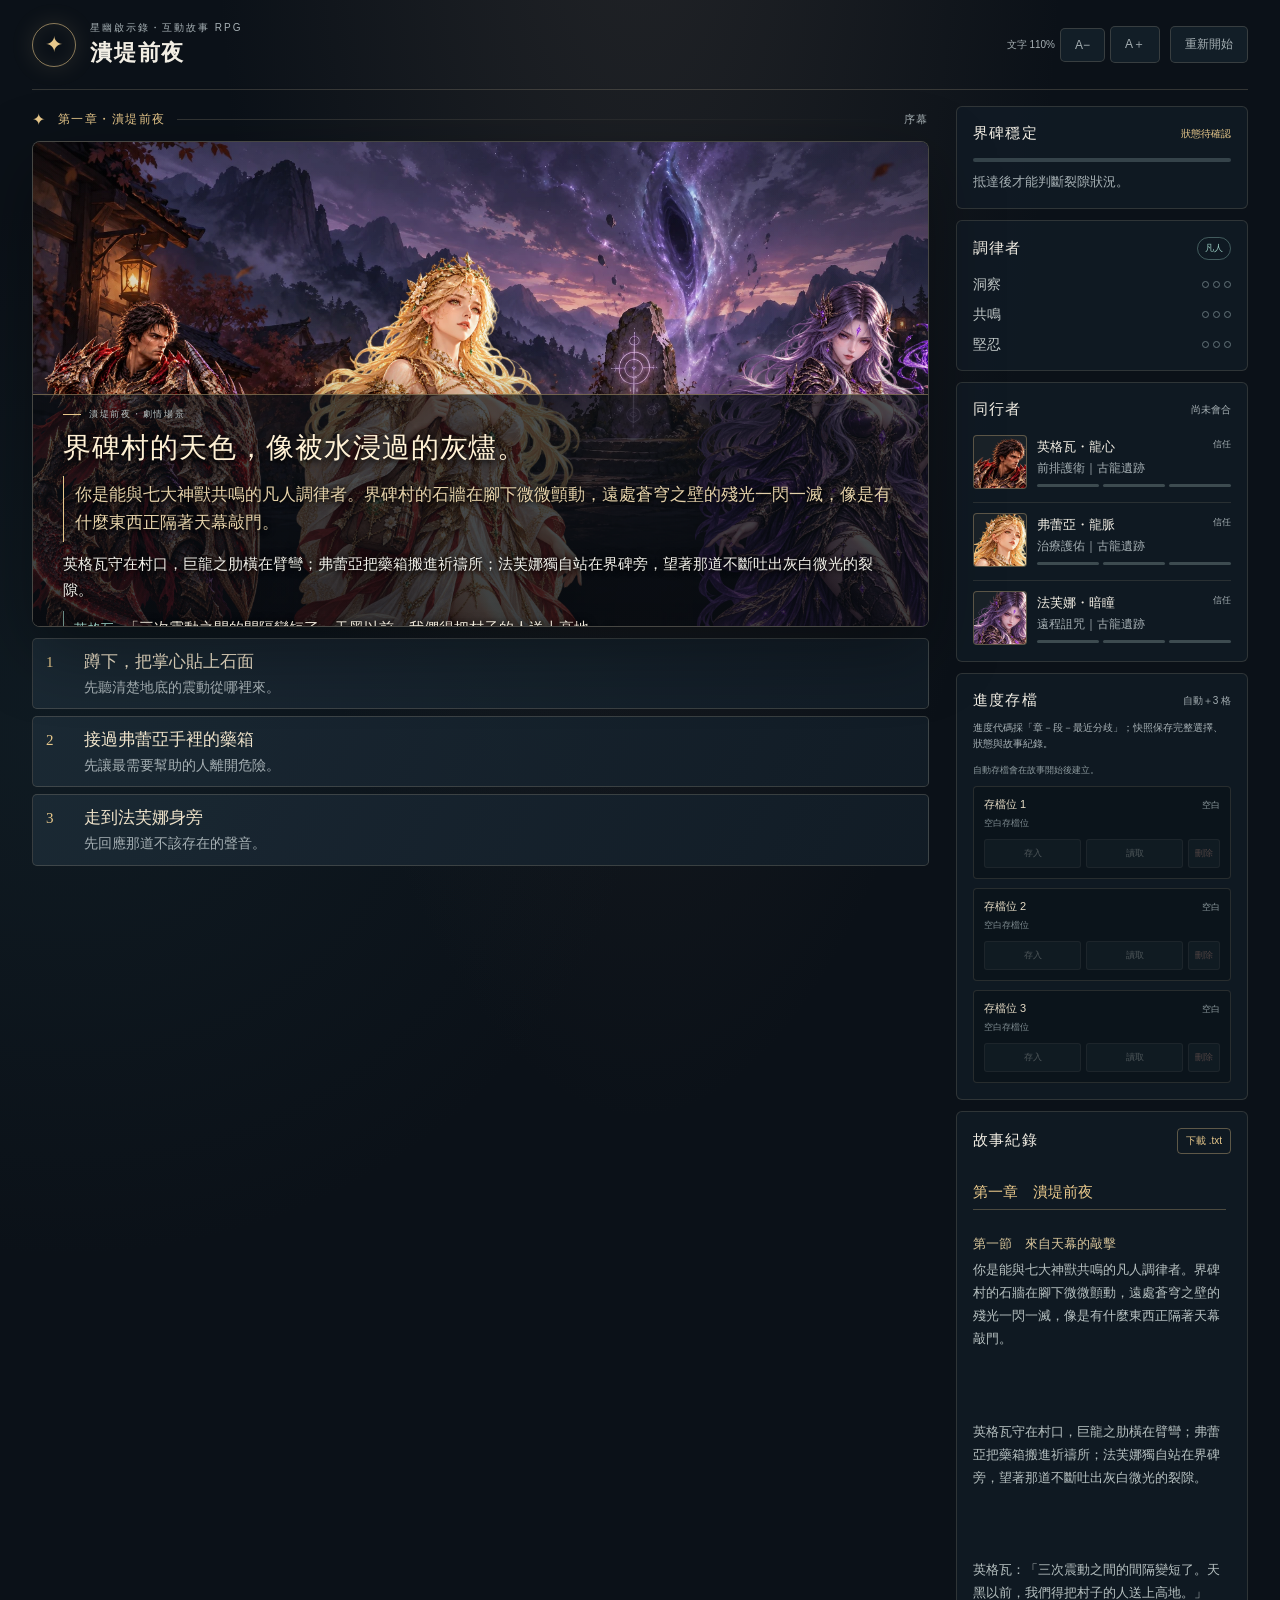
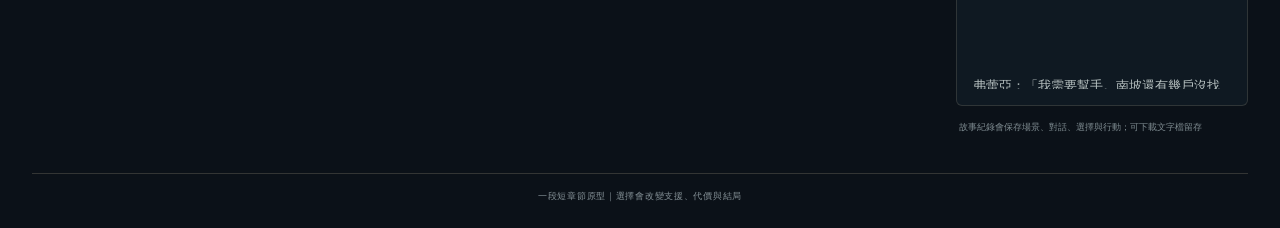
<file: rpg/index.html>
<!doctype html>
<html lang="zh-Hant">
  <head>
    <meta charset="utf-8">
    <meta name="viewport" content="width=device-width, initial-scale=1">
    <meta name="theme-color" content="#111d29">
    <title>星幽啟示錄 RPG｜潰堤前夜</title>
    <link rel="stylesheet" href="src/style.css?v=13">
  </head>
  <body>
    <main class="shell">
      <header class="masthead">
        <div class="brand"><span class="brand-mark">✦</span><div><p class="eyebrow">星幽啟示錄・互動故事 RPG</p><h1>潰堤前夜</h1></div></div>
        <div class="header-tools">
          <div class="text-size-controls" role="group" aria-label="文字大小調整">
            <span id="textScaleValue" aria-live="polite">文字 110%</span>
            <button class="quiet-button text-size-button" id="fontSmaller" type="button" aria-label="縮小文字" title="縮小文字">A−</button>
            <button class="quiet-button text-size-button" id="fontLarger" type="button" aria-label="放大文字" title="放大文字">A＋</button>
          </div>
          <button class="quiet-button" id="restart" type="button">重新開始</button>
        </div>
      </header>
      <div class="layout">
        <section class="story-column" aria-live="polite">
          <div class="chapter-line"><span class="chapter-emblem">✦</span><span id="phaseLabel">序章</span><span class="line"></span><span id="chapterClock">危機逼近</span></div>
          <article id="story" class="story-card"></article>
          <div id="choices" class="choices"></div>
          <div id="continueArea" class="continue-area"></div>
          <div id="actionArea" class="action-area"></div>
          <div id="battleArea" class="battle-area"></div>
          <div id="endingArea" class="ending-area"></div>
        </section>
        <aside class="sidebar">
          <section class="panel pressure-panel"><div class="panel-heading"><h2>界碑穩定</h2><span id="stabilityValue">狀態待確認</span></div><div class="meter"><span id="stabilityMeter"></span></div><p id="pressureText">抵達後才能判斷裂隙狀況。</p></section>
          <section class="panel"><div class="panel-heading"><h2>調律者</h2><span class="tag">凡人</span></div><div id="stats" class="stat-list"></div></section>
          <section class="panel"><div class="panel-heading"><h2>同行者</h2><span id="partyNote" class="muted">尚未會合</span></div><div id="companions" class="companion-list"></div></section>
          <section class="panel save-panel"><div class="panel-heading"><h2>進度存檔</h2><span class="muted">自動＋3 格</span></div><p class="save-note">進度代碼採「章－段－最近分歧」；快照保存完整選擇、狀態與故事紀錄。</p><p id="autoSaveStatus" class="save-slot-meta"></p><div id="saveSlots" class="save-slots"></div></section>
          <section class="panel journal"><div class="panel-heading"><h2>故事紀錄</h2><button class="export-log-button" id="exportLog" type="button">下載 .txt</button></div><ol id="log"></ol></section>
          <p class="prototype-note">故事紀錄會保存場景、對話、選擇與行動；可下載文字檔留存</p>
        </aside>
      </div>
      <footer>一段短章節原型｜選擇會改變支援、代價與結局</footer>
    </main>
    <script src="data/chapter-content.js?v=12"></script>
    <script src="src/main.js?v=24"></script>
  </body>
</html>
</file>
<file: Aura of Fate/styles/02-immersive-theme.css>
/* Immersive layout v1 */
:root {
  --aura-ink: #06121a;
  --aura-ink-2: #071b25;
  --aura-panel: rgba(3, 17, 25, 0.78);
  --aura-panel-strong: rgba(4, 18, 26, 0.9);
  --aura-gold: #e4b85a;
  --aura-gold-2: #ffe5a1;
  --aura-bronze: #9b6b2e;
  --aura-text: #fff0c9;
  --aura-muted: #cda76a;
  --aura-border: rgba(228, 184, 90, 0.46);
  --aura-glow: 0 0 28px rgba(228, 184, 90, 0.22);
  --deck-width: 170px;
  --card-width: 300px;
  --spread-card-width: var(--card-width);
}

body {
  color: var(--aura-text);
  background:
    linear-gradient(rgba(2, 9, 15, 0.12), rgba(2, 9, 15, 0.4)),
    url("../assets/images/background.png") center / cover fixed,
    #06121a;
}

body::before {
  content: "";
  position: fixed;
  inset: 0;
  pointer-events: none;
  background:
    radial-gradient(circle at 50% 38%, rgba(255, 202, 91, 0.12), transparent 26rem),
    radial-gradient(circle at 72% 64%, rgba(42, 116, 157, 0.14), transparent 28rem),
    linear-gradient(90deg, rgba(0, 0, 0, 0.22), transparent 24%, transparent 76%, rgba(0, 0, 0, 0.22));
}

.app-shell {
  min-height: 100vh;
  padding: clamp(8px, 1.8vw, 22px);
}

.tabletop {
  min-height: calc(100vh - clamp(16px, 3.6vw, 44px));
  display: grid;
  grid-template-rows: auto 1fr auto;
  gap: 18px;
  overflow: hidden;
  border: 1px solid rgba(228, 184, 90, 0.5);
  border-radius: 0;
  padding: clamp(18px, 2.5vw, 34px);
  background:
    linear-gradient(rgba(2, 11, 17, 0.18), rgba(2, 11, 17, 0.18)),
    url("../assets/images/background.png") center / cover;
  box-shadow:
    inset 0 0 0 1px rgba(255, 229, 161, 0.1),
    0 22px 90px rgba(0, 0, 0, 0.58);
}

.tabletop::before,
.tabletop::after {
  content: "";
  position: absolute;
  z-index: 0;
  pointer-events: none;
  border-color: rgba(255, 203, 96, 0.62);
  border-style: solid;
}

.tabletop::before {
  inset: 7px;
  border-width: 1px 0;
}

.tabletop::after {
  inset: 0 7px;
  border-width: 0 1px;
}

.topbar,
.reading-stage,
.reading-panel {
  position: relative;
  z-index: 1;
}

.topbar {
  align-items: center;
  gap: 18px;
}

.brand-lockup {
  display: grid;
  gap: 2px;
  width: min(460px, 62vw);
}

.brand-title {
  margin: 0;
  color: #ffe8a8;
  font-family: "Noto Serif TC", "PMingLiU", Georgia, serif;
  font-size: clamp(3.3rem, 5.8vw, 5.8rem);
  font-weight: 900;
  line-height: 0.95;
  text-shadow:
    0 1px 0 #805016,
    0 3px 0 rgba(89, 49, 7, 0.62),
    0 0 16px rgba(255, 206, 82, 0.54),
    0 0 34px rgba(255, 206, 82, 0.24);
}

.brand-logo {
  width: min(370px, 58vw);
  height: auto;
  display: block;
  margin-left: -8px;
  object-fit: contain;
  filter: drop-shadow(0 0 12px rgba(255, 208, 92, 0.36)) drop-shadow(0 6px 12px rgba(0, 0, 0, 0.36));
}

.kicker {
  color: var(--aura-gold);
  font-family: Georgia, "Times New Roman", "Noto Serif TC", serif;
  font-size: 0.84rem;
  letter-spacing: 0;
}

.deck-pool-button {
  min-width: 112px;
  min-height: 42px;
  border-color: rgba(228, 184, 90, 0.64);
  color: var(--aura-gold-2);
  background: rgba(1, 12, 19, 0.56);
  box-shadow: inset 0 0 0 1px rgba(255, 229, 161, 0.08);
}

.deck-pool-button {
  position: relative;
  display: grid;
  gap: 2px;
  min-width: 156px;
  min-height: 58px;
  align-content: center;
  justify-items: center;
  padding: 8px 34px 8px 16px;
  border-color: rgba(255, 222, 139, 0.86);
  color: #fff0c9;
  background:
    linear-gradient(180deg, rgba(26, 35, 33, 0.82), rgba(2, 13, 20, 0.86)),
    radial-gradient(circle at 30% 0%, rgba(255, 220, 126, 0.2), transparent 58%);
  box-shadow:
    inset 0 0 0 1px rgba(255, 239, 191, 0.12),
    0 0 22px rgba(228, 184, 90, 0.18);
}

.deck-pool-button::before {
  content: "↗";
  position: absolute;
  top: 50%;
  right: 13px;
  transform: translateY(-50%);
  color: var(--aura-gold-2);
  font-size: 1.05rem;
  font-weight: 900;
}

.deck-pool-button::after {
  content: attr(data-tooltip);
  position: absolute;
  top: calc(100% + 10px);
  right: 0;
  z-index: 6;
  width: max-content;
  max-width: 220px;
  border: 1px solid rgba(255, 222, 139, 0.58);
  border-radius: 8px;
  padding: 7px 10px;
  color: #fff3d1;
  background: rgba(3, 18, 27, 0.96);
  box-shadow: 0 12px 30px rgba(0, 0, 0, 0.42);
  font-size: 0.82rem;
  line-height: 1.35;
  opacity: 0;
  pointer-events: none;
  transform: translateY(-4px);
  transition:
    opacity 160ms ease,
    transform 160ms ease;
}

.deck-pool-button:not(:disabled):hover::after,
.deck-pool-button:not(:disabled):focus-visible::after {
  opacity: 1;
  transform: translateY(0);
}

.deck-pool-main {
  color: #fff3d1;
  font-weight: 900;
  line-height: 1.1;
}

.deck-pool-sub {
  color: var(--aura-muted);
  font-size: 0.78rem;
  font-weight: 700;
  line-height: 1.25;
  white-space: nowrap;
}

.reading-stage {
  display: grid;
  grid-template-columns: minmax(320px, 0.76fr) minmax(440px, 1.24fr);
  gap: clamp(18px, 2.5vw, 42px);
  align-items: center;
}

.control-band,
.reading-panel,
.ai-reading,
.reading-card,
.pool-dialog {
  border-color: var(--aura-border);
  background:
    linear-gradient(180deg, rgba(8, 31, 43, 0.86), rgba(1, 13, 20, 0.88));
  box-shadow:
    inset 0 0 0 1px rgba(255, 231, 166, 0.07),
    0 18px 58px rgba(0, 0, 0, 0.42);
  backdrop-filter: blur(14px);
}

.control-band {
  grid-template-columns: 1fr;
  align-items: stretch;
  margin-top: 0;
  padding: clamp(16px, 2vw, 24px);
  border-radius: 8px;
}

.button-fields {
  gap: 18px;
}

.control-label {
  color: var(--aura-muted);
  font-weight: 800;
}

textarea {
  min-height: 74px;
  border-color: rgba(228, 184, 90, 0.42);
  border-radius: 8px;
  color: #fff7dd;
  background: rgba(0, 8, 13, 0.58);
  box-shadow: inset 0 0 22px rgba(0, 0, 0, 0.22);
}

textarea::placeholder {
  color: rgba(255, 240, 201, 0.76);
}

textarea:focus {
  border-color: var(--aura-gold-2);
  box-shadow:
    inset 0 0 22px rgba(0, 0, 0, 0.22),
    0 0 0 3px rgba(228, 184, 90, 0.16);
}

.context-status {
  border-color: rgba(129, 178, 118, 0.54);
  color: #d8f2c3;
  background: rgba(62, 101, 50, 0.24);
}

.suggestion-toggle,
.choice-button,
.ghost-action,
.icon-button {
  border-color: rgba(228, 184, 90, 0.5);
  color: var(--aura-text);
  background: rgba(2, 13, 20, 0.52);
}

.choice-button {
  min-height: 36px;
  padding: 0 14px;
  font-weight: 700;
}

.choice-button:hover,
.suggestion-toggle:hover,
.ghost-action:hover,
.icon-button:hover {
  border-color: rgba(255, 229, 161, 0.82);
  background: rgba(228, 184, 90, 0.14);
  box-shadow: var(--aura-glow);
}

.choice-button.is-active,
.primary-action,
.ai-copy-button,
.manual-ai-copy-button {
  color: #2a1703;
  border-color: rgba(255, 235, 166, 0.7);
  background:
    linear-gradient(180deg, #ffe9a8 0%, #e8b754 48%, #c98729 100%);
  box-shadow:
    inset 0 1px 0 rgba(255, 255, 255, 0.55),
    0 0 26px rgba(237, 184, 68, 0.28);
  font-weight: 900;
}

.action-row {
  display: grid;
  grid-template-columns: 1fr 1fr;
  gap: 14px;
  margin-top: 4px;
}

.primary-action,
.ghost-action {
  min-height: 48px;
  border-radius: 8px;
  font-size: 1.05rem;
}

.play-area {
  position: relative;
  min-height: min(58vw, 620px);
  display: grid;
  grid-template-columns: minmax(110px, 0.36fr) minmax(260px, 1fr);
  align-items: center;
  gap: clamp(14px, 3vw, 42px);
  padding: 20px 0 78px;
}

.play-area::before {
  content: "";
  position: absolute;
  left: 9%;
  right: 3%;
  bottom: 44px;
  height: 82px;
  border-radius: 50%;
  background:
    radial-gradient(ellipse at center, rgba(255, 208, 86, 0.42), transparent 62%),
    linear-gradient(90deg, transparent, rgba(255, 210, 92, 0.72), transparent);
  filter: blur(10px);
  opacity: 0.9;
  pointer-events: none;
}

.deck-stack {
  align-self: center;
  justify-self: end;
  transform: rotate(-8deg);
  filter: drop-shadow(0 22px 26px rgba(0, 0, 0, 0.6)) drop-shadow(0 0 14px rgba(228, 184, 90, 0.24));
}

.spread-zone {
  position: relative;
  z-index: 2;
  grid-template-columns: repeat(var(--spread-count, 1), minmax(170px, var(--spread-card-width)));
  gap: 24px;
}

.spread-zone:empty::before {
  content: "抽牌後，命運會在此展開";
  display: grid;
  place-items: center;
  width: min(420px, 52vw);
  min-height: 260px;
  border: 1px dashed rgba(228, 184, 90, 0.38);
  border-radius: 8px;
  color: rgba(255, 240, 201, 0.66);
  background: rgba(1, 13, 20, 0.32);
}

.card-face {
  border-color: rgba(255, 229, 161, 0.72);
  border-radius: 10px;
  box-shadow:
    0 22px 44px rgba(0, 0, 0, 0.56),
    0 0 24px rgba(228, 184, 90, 0.2);
}

.card-meta {
  color: var(--aura-muted);
  text-shadow: 0 2px 8px rgba(0, 0, 0, 0.7);
}

.card-meta strong {
  color: var(--aura-text);
  font-size: 1.12rem;
}

.stage-oracle {
  position: absolute;
  z-index: 3;
  left: 18%;
  right: 2%;
  bottom: 10px;
  display: grid;
  place-items: center;
  min-height: 62px;
  color: var(--aura-text);
  font-family: "Noto Serif TC", "PMingLiU", serif;
  font-size: clamp(1rem, 1.4vw, 1.3rem);
  text-align: center;
  text-shadow: 0 0 16px rgba(255, 193, 74, 0.55);
  pointer-events: none;
}

.stage-oracle p {
  margin: 0;
}

.reading-panel {
  margin-top: 0;
  padding: clamp(16px, 2vw, 24px);
  border-radius: 8px;
}

.reading-heading h2 {
  color: var(--aura-text);
  font-family: "Noto Serif TC", "PMingLiU", serif;
  font-size: clamp(1.35rem, 2vw, 2rem);
}

.summary-box {
  border-left: 0;
  border: 1px solid rgba(228, 184, 90, 0.32);
  border-radius: 8px;
  color: #ffefc6;
  background: rgba(228, 184, 90, 0.08);
}

.card-readings {
  grid-template-columns: repeat(3, minmax(0, 1fr));
  gap: 14px;
}

.reading-card {
  border-radius: 8px;
  color: #ffecc0;
}

.reading-card h3 {
  color: var(--aura-text);
  font-family: "Noto Serif TC", "PMingLiU", serif;
}

.tag {
  color: #2a1703;
  background: linear-gradient(180deg, #ffe9a8, #dba54a);
  font-weight: 800;
}

.small-note,
.pool-summary,
.pool-card-meta span {
  color: var(--aura-muted);
}

.suggestion-list,
.pool-dialog {
  background: rgba(3, 18, 27, 0.96);
}

.pool-grid {
  grid-template-columns: repeat(auto-fill, minmax(160px, 1fr));
}

@media (max-width: 1120px) {
  :root {
    --card-width: 250px;
    --deck-width: 135px;
  }

  .reading-stage {
    grid-template-columns: 1fr;
    align-items: stretch;
  }

  .play-area {
    min-height: 520px;
  }

  .card-readings {
    grid-template-columns: repeat(2, minmax(0, 1fr));
  }
}

@media (max-width: 720px) {
  :root {
    --deck-width: 130px;
    --card-width: min(78vw, 310px);
  }

  .app-shell {
    padding: 0;
  }

  .tabletop {
    min-height: 100vh;
    gap: 14px;
    padding: 18px 14px;
    border-width: 0;
  }

  .tabletop::before {
    inset: 8px;
  }

  .tabletop::after {
    inset: 0 8px;
  }

  .topbar {
    grid-template-columns: 1fr auto;
    display: grid;
    align-items: start;
  }

  .brand-lockup {
    width: min(330px, 68vw);
  }

  .brand-title {
    font-size: clamp(2.8rem, 13vw, 4.5rem);
  }

  .brand-logo {
    width: min(310px, 70vw);
    margin-left: -6px;
  }

  .deck-pool-button {
    min-width: 92px;
    min-height: 38px;
    padding: 6px 10px;
  }

  .control-band {
    padding: 14px;
  }

  .question-helper-row {
    grid-template-columns: 1fr;
    justify-items: stretch;
  }

  .suggested-questions {
    justify-items: stretch;
  }

  .suggestion-toggle {
    width: 100%;
  }

  .play-area {
    min-height: 540px;
    grid-template-columns: 0.68fr 1fr;
    gap: 0;
    padding: 8px 0 126px;
  }

  .deck-stack {
    align-self: end;
    justify-self: center;
    margin-bottom: 58px;
    transform: translateX(20px) rotate(-12deg);
  }

  .spread-zone {
    max-width: none;
    grid-template-columns: 1fr;
    justify-content: center;
  }

  .spread-zone:empty::before {
    width: min(44vw, 210px);
    min-height: 250px;
    font-size: 0.9rem;
    padding: 16px;
    text-align: center;
  }

  .stage-oracle {
    left: 4%;
    right: 4%;
    bottom: 18px;
    min-height: 90px;
    padding: 0 18px;
    font-size: 1.06rem;
    line-height: 1.8;
  }

  .play-area::before {
    left: 1%;
    right: 1%;
    bottom: 70px;
    height: 86px;
  }

  .card-readings {
    grid-template-columns: 1fr;
  }

  .action-row {
    grid-template-columns: 1fr 1fr;
  }
}

@media (max-width: 460px) {
  :root {
    --deck-width: 104px;
    --card-width: min(72vw, 270px);
  }

  .brand-title {
    font-size: clamp(2.5rem, 12vw, 3.7rem);
  }

  .brand-logo {
    width: min(270px, 68vw);
  }

  .choice-row {
    gap: 7px;
  }

  .choice-button {
    min-height: 32px;
    padding: 0 11px;
    font-size: 0.92rem;
  }

  .primary-action,
  .ghost-action {
    min-height: 52px;
    padding: 0 10px;
  }

  .play-area {
    min-height: 500px;
  }
}
</file>
<file: Aura of Fate/styles/03-desktop-layout.css>
/* Desktop fit and cleanup pass */
.play-area::before {
  content: none !important;
}

.spread-zone:empty::before {
  content: "抽牌後，命運會在此展開";
}

.suggested-questions.is-open {
  width: 100%;
  grid-column: 1 / -1;
  justify-self: stretch;
}

.suggested-questions.is-open .suggestion-toggle {
  width: 100%;
}

.suggested-questions.is-open .suggestion-list {
  position: static;
  width: 100%;
  margin-top: 8px;
}

@media (min-width: 1121px) {
  :root {
    --deck-width: 132px;
    --card-width: 280px;
  }

  .reading-stage {
    grid-template-columns: minmax(360px, 0.38fr) minmax(0, 1fr);
    gap: clamp(16px, 2vw, 32px);
  }

  .control-band {
    max-width: 560px;
  }

  .play-area {
    min-width: 0;
    min-height: clamp(430px, 42vw, 620px);
    grid-template-columns: minmax(112px, var(--deck-width)) minmax(0, 1fr);
    gap: clamp(12px, 1.6vw, 24px);
    padding: 16px 0 58px;
    overflow: visible;
  }

  .deck-stack {
    width: var(--deck-width);
  }

  .spread-zone {
    min-width: 0;
    width: 100%;
    justify-content: center;
    align-content: center;
  }

  .spread-zone[data-spread-size="1"] {
    --spread-card-width: clamp(230px, 20vw, 330px);
    grid-template-columns: minmax(0, var(--spread-card-width));
  }

  .spread-zone[data-spread-size="3"] {
    --spread-card-width: clamp(128px, 9vw, 176px);
    grid-template-columns: repeat(3, minmax(0, var(--spread-card-width)));
    gap: clamp(14px, 1.5vw, 24px);
  }

  .spread-zone[data-spread-size="5"] {
    --spread-card-width: clamp(94px, 7.2vw, 142px);
    grid-template-columns: repeat(5, minmax(0, var(--spread-card-width)));
    grid-template-areas: "c0 c1 c2 c3 c4";
    gap: clamp(10px, 1.1vw, 18px);
  }

  .spread-zone[data-spread-id="choice"] {
    --spread-card-width: clamp(122px, 10vw, 174px);
    grid-template-columns: repeat(3, minmax(0, var(--spread-card-width)));
    grid-template-areas:
      "c0 c4 c2"
      "c1 c5 c3";
    gap: clamp(18px, 2.1vw, 34px) clamp(22px, 2.4vw, 42px);
  }

  .spread-zone[data-spread-id="celticCross"] {
    --spread-card-width: clamp(82px, 6.4vw, 122px);
    grid-template-columns: repeat(5, minmax(0, var(--spread-card-width)));
    gap: clamp(10px, 1vw, 16px);
  }
}

@media (min-width: 1121px) and (max-width: 1360px) {
  .brand-logo {
    width: min(330px, 40vw);
  }

  .control-band {
    max-width: 470px;
    padding: 18px;
  }

  .choice-button {
    min-height: 34px;
    padding: 0 12px;
  }

  .primary-action,
  .ghost-action {
    min-height: 46px;
  }
}

/* Desktop top-controls layout pass */
.spread-zone:empty::before {
  content: "抽牌後，命運會在此展開" !important;
}

@media (min-width: 1121px) {
  :root {
    --deck-width: 180px;
    --card-width: 320px;
  }

  .reading-stage {
    grid-template-columns: 1fr;
    gap: clamp(22px, 2.5vw, 38px);
  }

  .control-band {
    max-width: none;
    grid-template-columns: minmax(0, 1fr) minmax(220px, 0.32fr);
    align-items: end;
  }

  .button-fields {
    grid-template-columns: minmax(360px, 0.9fr) minmax(0, 1fr);
    align-items: start;
    column-gap: clamp(18px, 2vw, 30px);
  }

  .question-field {
    grid-row: span 2;
  }

  .question-field textarea {
    min-height: 104px;
  }

  .play-area {
    min-width: 0;
    min-height: clamp(420px, 42vw, 620px);
    grid-template-columns: minmax(150px, var(--deck-width)) minmax(0, 1fr);
    gap: clamp(22px, 3vw, 52px);
    padding: 6px 0 54px;
    overflow: visible;
  }

  .deck-stack {
    width: var(--deck-width);
  }

  .spread-zone {
    min-width: 0;
    width: 100%;
    justify-content: center;
    align-content: center;
  }

  .spread-zone[data-spread-size="1"] {
    --spread-card-width: clamp(260px, 22vw, 360px);
    grid-template-columns: minmax(0, var(--spread-card-width));
  }

  .spread-zone[data-spread-size="3"] {
    --spread-card-width: clamp(170px, 15vw, 250px);
    grid-template-columns: repeat(3, minmax(0, var(--spread-card-width)));
    gap: clamp(20px, 2.4vw, 42px);
  }

  .spread-zone[data-spread-size="5"] {
    --spread-card-width: clamp(136px, 11vw, 190px);
    grid-template-columns: repeat(5, minmax(0, var(--spread-card-width)));
    grid-template-areas: "c0 c1 c2 c3 c4";
    gap: clamp(16px, 1.8vw, 30px);
  }

  .spread-zone[data-spread-id="choice"] {
    --spread-card-width: clamp(160px, 13vw, 220px);
    grid-template-columns: repeat(3, minmax(0, var(--spread-card-width)));
    grid-template-areas:
      "c0 c4 c2"
      "c1 c5 c3";
    gap: clamp(22px, 2.4vw, 40px) clamp(28px, 3vw, 58px);
  }

  .spread-zone[data-spread-id="celticCross"] {
    --spread-card-width: clamp(112px, 8.5vw, 152px);
    grid-template-columns: repeat(5, minmax(0, var(--spread-card-width)));
    gap: clamp(12px, 1.4vw, 22px);
  }
}

@media (min-width: 1121px) and (max-width: 1360px) {
  .control-band {
    max-width: none;
  }
}

/* Desktop control and spread refinement */
@media (min-width: 1121px) {
  .control-band {
    grid-template-columns: minmax(0, 1fr) minmax(380px, 0.42fr);
    grid-template-areas: "choices right";
    gap: 18px 26px;
    align-items: start;
    padding: 18px 24px;
  }

  .choice-fields {
    grid-area: choices;
    display: grid;
    gap: 16px;
    align-self: start;
  }

  .right-controls {
    grid-area: right;
    display: grid;
    gap: 14px;
    align-self: stretch;
  }

  .question-field textarea {
    min-height: 82px;
  }

  .action-row {
    align-self: end;
    margin-top: 0;
  }

  .play-area {
    min-height: clamp(450px, 44vw, 660px);
  }

  .spread-zone[data-spread-size="5"] {
    --spread-card-width: clamp(164px, 13vw, 220px);
    grid-template-columns: repeat(6, minmax(0, var(--spread-card-width)));
    grid-template-areas:
      "c0 c0 c1 c1 c2 c2"
      ".  c3 c3 c4 c4 .";
    gap: clamp(24px, 2.4vw, 42px) clamp(18px, 2vw, 34px);
  }

  .spread-zone[data-spread-id="choice"] {
    --spread-card-width: clamp(176px, 14vw, 238px);
    gap: clamp(24px, 2.6vw, 44px) clamp(34px, 3.2vw, 64px);
  }

  .spread-zone[data-spread-id="celticCross"] {
    --spread-card-width: clamp(205px, 15.7vw, 268px);
    grid-template-columns:
      repeat(3, minmax(0, var(--spread-card-width)))
      minmax(48px, 1fr)
      minmax(0, var(--spread-card-width));
    grid-template-areas:
      ".  c4 .  . c6"
      "c3 c0 c1 . c7"
      ".  c2 .  . c8"
      ".  c5 .  . c9";
    gap: clamp(12px, 1.2vw, 18px);
  }
}

/* Desktop card size normalization */
@media (min-width: 1121px) {
  .spread-zone[data-spread-size="3"] {
    --spread-card-width: clamp(205px, 16vw, 260px);
    grid-template-columns: repeat(3, minmax(0, var(--spread-card-width)));
  }

  .spread-zone[data-spread-size="5"] {
    --spread-card-width: clamp(205px, 15vw, 245px);
  }

  .spread-zone[data-spread-id="choice"] {
    --spread-card-width: clamp(205px, 15.5vw, 252px);
  }
}

/* Card pool sizing */
@media (min-width: 721px) {
  .pool-grid {
    grid-template-columns: repeat(auto-fill, minmax(205px, 205px));
    justify-content: center;
    gap: 20px;
  }

  .pool-card {
    width: 205px;
  }
}
</file>
<file: Aura of Fate/styles/04-icons-mobile.css>
/* Reading symbol pass */
.reading-panel {
  position: relative;
}

.reading-panel::before,
.reading-panel::after,
.ai-reading::after,
.reading-card::after {
  content: "✧";
  position: absolute;
  color: rgba(255, 222, 139, 0.64);
  font-family: Georgia, "Times New Roman", serif;
  line-height: 1;
  pointer-events: none;
  text-shadow: 0 0 12px rgba(228, 184, 90, 0.38);
}

.reading-panel::before {
  top: 14px;
  right: 18px;
  font-size: 1.05rem;
}

.reading-panel::after {
  left: 50%;
  bottom: 12px;
  transform: translateX(-50%);
  font-size: 1rem;
}

.reading-heading {
  position: relative;
  padding-left: 48px;
  padding-bottom: 13px;
  border-bottom: 1px solid rgba(228, 184, 90, 0.28);
}

.reading-heading::before {
  content: "";
  position: absolute;
  left: 0;
  top: 3px;
  width: 34px;
  height: 34px;
  border: 1px solid rgba(255, 222, 139, 0.7);
  border-radius: 50%;
  background:
    linear-gradient(90deg, transparent 47%, rgba(255, 222, 139, 0.8) 48% 52%, transparent 53%),
    linear-gradient(0deg, transparent 47%, rgba(255, 222, 139, 0.8) 48% 52%, transparent 53%),
    radial-gradient(circle, rgba(255, 222, 139, 0.9) 0 9%, transparent 10% 100%);
  box-shadow:
    0 0 0 5px rgba(228, 184, 90, 0.06),
    0 0 18px rgba(228, 184, 90, 0.25);
}

.reading-heading::after {
  content: "";
  position: absolute;
  left: 48px;
  right: 0;
  bottom: -1px;
  height: 1px;
  background: linear-gradient(90deg, rgba(255, 222, 139, 0.78), transparent 42%, rgba(255, 222, 139, 0.46));
}

.summary-box,
.ai-reading,
.reading-card {
  position: relative;
  overflow: hidden;
}

.summary-box {
  padding-left: 54px;
}

.summary-box::before {
  content: "✶";
  position: absolute;
  left: 17px;
  top: 15px;
  width: 24px;
  height: 24px;
  display: grid;
  place-items: center;
  border: 1px solid rgba(255, 222, 139, 0.52);
  border-radius: 50%;
  color: var(--aura-gold-2);
  background: rgba(228, 184, 90, 0.08);
  box-shadow: 0 0 14px rgba(228, 184, 90, 0.18);
  font-size: 0.78rem;
}

.summary-box::after,
.reading-card .tag-row::after {
  content: "";
  display: block;
  width: min(180px, 48%);
  height: 1px;
  margin: 14px auto 0;
  background:
    linear-gradient(90deg, transparent, rgba(255, 222, 139, 0.65), transparent);
}

.ai-reading {
  padding: 18px 18px 18px 58px;
}

.ai-reading::before {
  content: "";
  position: absolute;
  left: 18px;
  top: 18px;
  width: 25px;
  height: 25px;
  border: 1px solid rgba(255, 222, 139, 0.58);
  border-radius: 6px;
  background:
    radial-gradient(circle at 50% 50%, rgba(255, 222, 139, 0.9) 0 10%, transparent 11%),
    linear-gradient(90deg, transparent 45%, rgba(255, 222, 139, 0.82) 46% 54%, transparent 55%),
    linear-gradient(0deg, transparent 45%, rgba(255, 222, 139, 0.82) 46% 54%, transparent 55%);
  transform: rotate(45deg);
  box-shadow: 0 0 16px rgba(228, 184, 90, 0.18);
}

.ai-reading::after {
  top: 14px;
  right: 14px;
  font-size: 1rem;
}

.ai-reading-toolbar {
  padding-bottom: 10px;
  border-bottom: 1px solid rgba(228, 184, 90, 0.24);
}

.ai-reading-content p:first-child {
  color: var(--aura-gold-2);
  font-weight: 900;
}

.ai-reading-content p {
  position: relative;
}

.ai-reading-content p:not(:first-child)::before {
  content: "";
  position: absolute;
  left: -25px;
  top: 0.72em;
  width: 9px;
  height: 9px;
  border: 1px solid rgba(255, 222, 139, 0.58);
  transform: rotate(45deg);
}

.reading-card {
  padding: 16px 16px 18px;
}

.reading-card::before {
  content: "";
  position: absolute;
  inset: 8px;
  border: 1px solid rgba(228, 184, 90, 0.1);
  border-radius: 6px;
  pointer-events: none;
}

.reading-card::after {
  top: 11px;
  right: 12px;
  font-size: 0.95rem;
}

.card-position-line {
  display: flex;
  align-items: center;
  gap: 8px;
}

.reading-symbol-mini {
  width: 28px;
  height: 28px;
  flex: 0 0 auto;
  border: 1px solid rgba(255, 222, 139, 0.48);
  border-radius: 7px;
  background:
    linear-gradient(90deg, transparent 47%, rgba(255, 222, 139, 0.72) 48% 52%, transparent 53%),
    linear-gradient(0deg, transparent 47%, rgba(255, 222, 139, 0.72) 48% 52%, transparent 53%),
    radial-gradient(circle, rgba(255, 222, 139, 0.9) 0 8%, transparent 9% 100%);
  box-shadow: 0 0 12px rgba(228, 184, 90, 0.12);
}

.reading-card h3 {
  padding-bottom: 8px;
  border-bottom: 1px solid rgba(228, 184, 90, 0.18);
}

.tag-row {
  align-items: center;
}

.reading-panel .tag {
  box-shadow: 0 0 10px rgba(228, 184, 90, 0.14);
}

@media (max-width: 720px) {
  .reading-heading,
  .summary-box,
  .ai-reading {
    padding-left: 46px;
  }

  .reading-heading::before {
    width: 30px;
    height: 30px;
  }
}

/* Replace geometric symbols with artwork icons */
.reading-heading::before {
  width: 42px;
  height: 42px;
  border: 0;
  border-radius: 0;
  background: url("../assets/images/ui/icon-summary.png") center / contain no-repeat;
  box-shadow: none;
}

.summary-box::before {
  content: "";
  left: 13px;
  top: 13px;
  width: 34px;
  height: 34px;
  border: 0;
  border-radius: 0;
  background: url("../assets/images/ui/icon-summary.png") center / contain no-repeat;
  box-shadow: none;
}

.ai-reading::before {
  left: 13px;
  top: 14px;
  width: 38px;
  height: 38px;
  border: 0;
  border-radius: 0;
  background: url("../assets/images/ui/icon-ai.png") center / contain no-repeat;
  transform: none;
  box-shadow: none;
}

.ai-reading[data-state="fallback"]::before {
  background-image: url("../assets/images/ui/icon-book.png");
}

.reading-symbol-mini {
  width: 31px;
  height: 31px;
  border: 0;
  border-radius: 0;
  background: url("../assets/images/ui/icon-card-position.png") center / contain no-repeat;
  box-shadow: none;
}

.ai-reading-content p:not(:first-child)::before {
  background: url("../assets/images/ui/icon-spread.png") center / contain no-repeat;
  border: 0;
  width: 14px;
  height: 14px;
  transform: none;
  opacity: 0.9;
}

.reading-panel::before,
.reading-panel::after,
.ai-reading::after,
.reading-card::after {
  content: "";
  width: 18px;
  height: 18px;
  background: url("../assets/images/ui/icon-spread.png") center / contain no-repeat;
  opacity: 0.7;
}

.reading-panel::after {
  width: 22px;
  height: 22px;
}

@media (max-width: 720px) {
  .reading-heading::before {
    width: 36px;
    height: 36px;
  }

  .summary-box::before,
  .ai-reading::before {
    width: 31px;
    height: 31px;
  }
}

.voice-divination-button {
  display: none;
}

@media (max-width: 620px) {
  .pool-dialog {
    max-height: calc(100dvh - 20px);
  }

  .pool-card-detail {
    display: block;
    overflow-y: auto;
    overscroll-behavior-y: contain;
    -webkit-overflow-scrolling: touch;
    touch-action: pan-y;
    padding: 18px 16px 28px;
  }

  .pool-card-detail-card {
    width: min(100%, 210px);
    margin: 0 auto 18px;
  }

  .pool-card-detail-copy {
    width: min(100%, 460px);
    margin: 0 auto;
  }
}

/* Mobile header and spread fit pass */
@media (max-width: 720px) {
  .voice-divination-button {
    display: inline-flex;
    align-items: center;
    justify-content: center;
    min-height: 46px;
    padding: 0.7rem 1rem;
    border: 1px solid rgba(244, 207, 133, 0.72);
    border-radius: 999px;
    background: linear-gradient(135deg, #6a3f87, #2e173e);
    color: #fff6df;
    font: inherit;
    font-weight: 700;
    box-shadow: 0 8px 20px rgba(28, 11, 43, 0.3);
  }

  .voice-divination-button[hidden] {
    display: none;
  }

  .voice-divination-button:disabled {
    opacity: 0.62;
  }

  .voice-flow-status {
    margin: 0.65rem 0 0;
    color: #f7dfae;
    font-size: 0.88rem;
    line-height: 1.5;
  }

  .topbar {
    grid-template-columns: minmax(0, 1fr) auto;
    gap: 10px;
    align-items: start;
  }

  .brand-lockup {
    width: auto;
    min-width: 0;
  }

  .brand-logo {
    width: min(236px, 55vw);
    max-width: 100%;
    margin-left: -4px;
  }

  .deck-pool-button {
    width: min(136px, 34vw);
    min-width: 0;
    min-height: 52px;
    padding: 7px 10px;
    justify-self: end;
    white-space: normal;
  }

  .deck-pool-button::before,
  .deck-pool-button::after {
    content: none;
  }

  .deck-pool-main {
    font-size: clamp(0.78rem, 3.5vw, 1rem);
    line-height: 1.05;
    white-space: nowrap;
  }

  .deck-pool-sub {
    font-size: clamp(0.58rem, 2.5vw, 0.74rem);
    line-height: 1.25;
    white-space: normal;
  }

  .play-area {
    grid-template-columns: 1fr;
    grid-template-rows: auto auto auto;
    min-height: 0;
    gap: 12px;
    padding: 8px 0 76px;
    overflow: visible;
  }

  .deck-stack {
    width: min(132px, 34vw);
    align-self: start;
    justify-self: center;
    margin: 0 0 2px;
    transform: rotate(-8deg);
  }

  .spread-zone {
    width: 100%;
    max-width: 100%;
    min-width: 0;
    justify-content: center;
    justify-self: center;
    align-content: start;
    overflow: visible;
  }

  .spread-zone[data-spread-size="1"] {
    --spread-card-width: min(70vw, 260px);
    grid-template-columns: minmax(0, var(--spread-card-width));
  }

  .spread-zone[data-spread-size="3"],
  .spread-zone[data-spread-size="5"],
  .spread-zone[data-spread-id="choice"],
  .spread-zone[data-spread-id="celticCross"] {
    --spread-card-width: min(42vw, 168px);
    grid-template-columns: repeat(2, minmax(0, var(--spread-card-width)));
    gap: 18px 12px;
    max-width: min(100%, calc((var(--spread-card-width) * 2) + 12px));
  }

  .spread-zone[data-spread-size="3"] {
    grid-template-areas:
      "c0 c1"
      "c2 c2";
  }

  .spread-zone[data-spread-size="5"] {
    grid-template-areas:
      "c0 c1"
      "c2 c3"
      "c4 c4";
  }

  .spread-zone[data-spread-id="choice"] {
    grid-template-areas:
      "c0 c2"
      "c4 c4"
      "c1 c3"
      "c5 c5";
  }

  .spread-zone[data-spread-id="celticCross"] {
    grid-template-areas:
      "c4 c6"
      "c3 c7"
      "c0 c1"
      "c2 c8"
      "c5 c9";
  }
}

@media (max-width: 460px) {
  .brand-logo {
    width: min(220px, 54vw);
  }

  .deck-pool-button {
    width: min(126px, 32vw);
    min-height: 50px;
    padding: 6px 8px;
  }

  .deck-stack {
    width: min(124px, 32vw);
  }

  .spread-zone[data-spread-size="3"],
  .spread-zone[data-spread-size="5"],
  .spread-zone[data-spread-id="choice"],
  .spread-zone[data-spread-id="celticCross"] {
    --spread-card-width: min(42vw, 160px);
    gap: 16px 10px;
    max-width: min(100%, calc((var(--spread-card-width) * 2) + 10px));
  }
}
</file>
<file: rpg/src/style.css>
:root {
  color-scheme: dark;
  --bg: #0b1118;
  --panel: #131e29;
  --panel-raised: #1b2934;
  --ink: #f2eee4;
  --muted: #a6b0b4;
  --line: rgba(211, 196, 164, .2);
  --gold: #e8c88b;
  --teal: #9bcfc4;
  --red: #e89580;
  --blue: #9ebdd4;
  --reader-scale: 1.1;
  --serif: 'Noto Serif TC', 'PMingLiU', serif;
  --sans: 'Noto Sans TC', 'Microsoft JhengHei', sans-serif;
}

* { box-sizing: border-box; }
body {
  min-height: 100vh;
  margin: 0;
  color: var(--ink);
  font-family: var(--sans);
  background:
    radial-gradient(ellipse at 50% -20%, rgba(87, 79, 75, .32), transparent 48%),
    radial-gradient(ellipse at 5% 40%, rgba(36, 71, 81, .18), transparent 34%),
    var(--bg);
}
button { font-family: inherit; }
.shell { width: min(1440px, 100% - 64px); margin: auto; }
.masthead {
  display: flex;
  align-items: center;
  justify-content: space-between;
  min-height: 90px;
  border-bottom: 1px solid var(--line);
}
.brand { display: flex; align-items: center; gap: 14px; }
.brand-mark {
  display: grid;
  place-items: center;
  width: 44px;
  height: 44px;
  border: 1px solid rgba(232, 200, 139, .58);
  border-radius: 50%;
  color: var(--gold);
  font-size: 22px;
  box-shadow: 0 0 24px rgba(232, 200, 139, .12), inset 0 0 18px rgba(232, 200, 139, .07);
}
.eyebrow { margin: 0 0 3px; color: var(--muted); font-size: 10px; letter-spacing: .2em; }
.masthead h1 { margin: 0; font: 600 22px var(--serif); letter-spacing: .08em; }
.header-tools { display: flex; align-items: center; gap: 10px; }
.text-size-controls { display: flex; align-items: center; gap: 5px; color: var(--muted); font-size: 10px; }
.text-size-button { min-width: 35px; padding: 7px 8px; font-size: 12px; color: var(--ink); }
.quiet-button,.choice-button,.action-button,.battle-button,.ending-button,.start-button {
  color: var(--ink);
  cursor: pointer;
  border: 1px solid var(--line);
  border-radius: 5px;
  background: rgba(20, 31, 41, .94);
  transition: border-color .18s ease, background .18s ease, transform .18s ease;
}
.quiet-button { padding: 9px 14px; color: var(--muted); font-size: 12px; }
.quiet-button:hover,.choice-button:hover,.action-button:hover,.battle-button:hover { border-color: var(--gold); background: #24343f; transform: translateY(-1px); }
.layout { display: grid; grid-template-columns: minmax(0, 1fr) 292px; gap: 27px; padding: 16px 0 24px; }
.chapter-line { display: flex; align-items: center; gap: 11px; min-height: 27px; color: var(--muted); font-size: 11px; letter-spacing: .14em; }
.chapter-line #phaseLabel { color: var(--gold); font-size: 12px; }
.chapter-emblem { color: var(--gold); font-size: 16px; }
.line { height: 1px; flex: 1; background: linear-gradient(90deg, var(--line), transparent); }

.story-card {
  position: relative;
  height: clamp(390px, 54vh, 520px);
  margin: 8px 0 11px;
  overflow: hidden;
  border: 1px solid rgba(222, 201, 158, .26);
  border-radius: 8px;
  background: #111a23;
  box-shadow: 0 24px 70px rgba(0, 0, 0, .34);
  animation: scene-in .38s ease both;
}
@keyframes scene-in { from { opacity: .72; transform: translateY(5px); } to { opacity: 1; transform: translateY(0); } }
.scene-stage { position: absolute; inset: 0; overflow: hidden; isolation: isolate; background: #111a23; }
.scene-background { position: absolute; z-index: 0; inset: 0; width: 100%; height: 100%; object-fit: cover; object-position: center 44%; }
.scene-vignette { position: absolute; z-index: 1; inset: 0; pointer-events: none; background: linear-gradient(180deg, rgba(5, 10, 15, .12) 0%, transparent 23%, rgba(7, 11, 16, .08) 47%, rgba(7, 11, 16, .42) 100%), linear-gradient(90deg, rgba(7, 11, 16, .24), transparent 20%, transparent 80%, rgba(7, 11, 16, .24)); }
.scene-cast { position: absolute; z-index: 3; inset: 0; pointer-events: none; }
.scene-actor { display: block; position: absolute; bottom: -2%; width: auto; height: 91%; max-width: none; object-fit: contain; object-position: center bottom; filter: drop-shadow(0 10px 18px rgba(0, 0, 0, .38)); }
.cast-1 .actor-1 { right: 7%; height: 92%; }
.scene-undercity-true-name .cast-1 .actor-1 { left: 3%; right: auto; height: 86%; }
.cast-2 .actor-1 { left: 10%; height: 89%; }
.cast-2 .actor-2 { right: 9%; height: 92%; }
.cast-3 .actor-1 { left: -4%; height: 73%; }
.cast-3 .actor-2 { left: 29%; z-index: 2; height: 80%; }
.cast-3 .actor-3 { right: -4%; height: 74%; }
.cast-4 .actor-1 { left: -2%; z-index: 1; height: 68%; }
.cast-4 .actor-2 { left: 22%; z-index: 2; height: 70%; }
.cast-4 .actor-3 { right: 22%; z-index: 2; height: 70%; }
.cast-4 .actor-4 { right: -2%; z-index: 1; height: 68%; }
.cast-5 .actor-1 { left: -1%; z-index: 1; height: 58%; }
.cast-5 .actor-2 { left: 19%; z-index: 2; height: 58%; }
.cast-5 .actor-3 { left: 39%; z-index: 3; height: 60%; }
.cast-5 .actor-4 { right: 19%; z-index: 2; height: 58%; }
.cast-5 .actor-5 { right: -1%; z-index: 1; height: 58%; }
.story-copy { position: absolute; z-index: 4; right: 0; bottom: 0; left: 0; max-height: 48%; overflow-y: auto; padding: 13px clamp(18px, 3.2vw, 30px) 11px; border-top: 1px solid rgba(232, 200, 139, .42); background: linear-gradient(180deg, rgba(10, 15, 21, .72), rgba(8, 12, 17, .78)); box-shadow: 0 -12px 30px rgba(0, 0, 0, .2); backdrop-filter: none; }
.scene-kicker { display: flex; align-items: center; gap: 8px; margin-bottom: 8px; color: #b7c2c2; font-size: 9px; letter-spacing: .19em; }
.scene-kicker span { width: 18px; height: 1px; background: var(--gold); }
.story-copy h2 { margin: 0 0 9px; color: #fff1d5; font: 500 calc(clamp(20px, 2vw, 25px) * var(--reader-scale))/1.4 var(--serif); letter-spacing: .035em; text-shadow: 0 2px 5px rgba(0, 0, 0, .82), 0 0 12px rgba(0, 0, 0, .62); }
.story-lines { color: #f1f0e9; text-shadow: 0 1px 4px rgba(0, 0, 0, .95), 0 0 8px rgba(0, 0, 0, .7); }
.story-lines p { margin: 0 0 7px; font-size: calc(14px * var(--reader-scale)); line-height: 1.7; }
.story-lines .lead { color: #e3e3d9; font: 400 calc(15px * var(--reader-scale))/1.7 var(--serif); }
.story-lines .aside { margin: 9px 0; padding: 5px 0 5px 11px; border-left: 1px solid var(--gold); color: #e4d1a9; }
.story-lines .dialogue { display: grid; grid-template-columns: max-content 1fr; gap: 9px; align-items: baseline; margin: 6px 0 7px; padding: 4px 0 4px 10px; border-left: 1px solid rgba(155, 207, 196, .65); color: #eee8da; }
.story-lines .speaker { color: var(--teal); font-size: calc(12px * var(--reader-scale)); white-space: nowrap; letter-spacing: .04em; }
.story-lines .dialogue span:last-child { font: 400 calc(14px * var(--reader-scale))/1.7 var(--serif); }
.scene-footer { display: flex; align-items: center; gap: 7px; margin-top: 7px; padding-top: 7px; border-top: 1px solid rgba(222, 201, 158, .15); color: #87969b; font-size: 8px; letter-spacing: .04em; }
.scene-footer-dot { width: 5px; height: 5px; border-radius: 50%; background: var(--gold); box-shadow: 0 0 9px var(--gold); }

.choices,.action-grid,.battle-grid { display: grid; gap: 7px; }
.choice-button,.action-button,.battle-button { padding: 10px 13px; text-align: left; line-height: 1.5; background: linear-gradient(115deg, rgba(27, 41, 52, .96), rgba(18, 29, 38, .96)); }
.choice-button { display: grid; grid-template-columns: 28px 1fr; gap: 0 10px; align-items: baseline; }
.choice-button::before { grid-row: span 2; color: var(--gold); content: attr(data-number); font: 500 15px var(--serif); }
.choice-button strong,.action-button strong,.battle-button strong { display: block; margin-bottom: 3px; color: #efe3ca; font-size: calc(15px * var(--reader-scale)); font-weight: 500; }
.choice-button span,.action-button span,.battle-button span { color: var(--muted); font-size: calc(13px * var(--reader-scale)); }
.action-header { display: flex; align-items: end; justify-content: space-between; margin: 24px 0 10px; }
.action-header h3 { margin: 0; font-size: 13px; letter-spacing: .07em; }
.action-header span { color: var(--gold); font-size: 11px; }
.action-grid { grid-template-columns: 1fr 1fr; }
.action-button { min-height: 88px; }
.action-button:disabled { opacity: .4; cursor: not-allowed; transform: none; }
.action-button .cost { display: block; margin-top: 5px; color: var(--teal); font-size: 10px; }
.battle-grid { grid-template-columns: repeat(3, 1fr); }
.battle-button { min-height: 98px; border-top: 2px solid #667a82; }
.battle-button[data-kind="guard"] { border-top-color: var(--blue); }
.battle-button[data-kind="stabilize"] { border-top-color: var(--teal); }
.battle-button[data-kind="strike"] { border-top-color: var(--red); }
.battle-round { margin: 12px 0; color: var(--gold); font-size: 11px; }
.continue-area { margin-top: 12px; }
.continue-button { display: flex; flex-direction: column; gap: 5px; width: 100%; padding: 13px 15px; border: 1px solid rgba(232, 200, 139, .46); border-radius: 5px; background: #1a2833; color: var(--ink); cursor: pointer; text-align: left; }
.continue-button strong { color: var(--gold); font-size: 12px; }
.continue-button span { color: var(--muted); font-size: 10px; }
.continue-button:hover { border-color: var(--gold); background: #24343f; }

.panel { margin-bottom: 11px; padding: 16px; border: 1px solid rgba(211, 196, 164, .16); border-radius: 6px; background: rgba(17, 27, 36, .92); }
.panel-heading { display: flex; align-items: center; justify-content: space-between; gap: 10px; }
.panel h2 { margin: 0; font-size: calc(14px * var(--reader-scale)); font-weight: 500; letter-spacing: .08em; }
.panel-heading > span:not(.tag) { color: var(--gold); font-size: 10px; }
.tag { padding: 4px 7px; border: 1px solid rgba(155, 207, 196, .36); border-radius: 99px; color: var(--teal); font-size: 9px; }
.meter { height: 4px; margin: 14px 0 9px; overflow: hidden; border-radius: 5px; background: #35434a; }
.meter span { display: block; width: 0; height: 100%; background: linear-gradient(90deg, #73aa9f, #ddbd7d); transition: width .4s ease; }
.pressure-panel p { margin: 0; color: var(--muted); font-size: calc(12px * var(--reader-scale)); line-height: 1.6; }
.stat-list { display: grid; gap: 11px; margin-top: 15px; }
.stat-row { display: grid; grid-template-columns: 1fr auto; align-items: center; font-size: calc(13px * var(--reader-scale)); }
.stat-row span:first-child { color: #c4cbca; }
.pip-row,.trust { display: flex; gap: 4px; }
.pip { width: 7px; height: 7px; border: 1px solid #64747a; border-radius: 50%; }
.pip.on { border-color: var(--gold); background: var(--gold); box-shadow: 0 0 7px rgba(232, 200, 139, .55); }
.companion-list { display: grid; gap: 13px; margin-top: 15px; }
.companion { display: grid; grid-template-columns: 54px 1fr; gap: 10px; align-items: center; padding-top: 10px; border-top: 1px solid rgba(211, 196, 164, .13); }
.companion:first-child { padding-top: 0; border: 0; }
.companion-portrait-frame { display: block; width: 54px; height: 54px; overflow: hidden; border: 1px solid rgba(232, 200, 139, .32); border-radius: 4px; background: #1a2228; }
.companion-portrait { display: block; width: 100%; height: 100%; object-fit: cover; object-position: center top; transform: scale(2.6); transform-origin: 50% 8%; }
.companion-top { display: flex; justify-content: space-between; gap: 4px; font-size: calc(12px * var(--reader-scale)); }
.companion-role { margin-top: 4px; color: var(--muted); font-size: calc(11px * var(--reader-scale)); }
.trust { margin-top: 7px; }
.trust i { display: block; height: 3px; flex: 1; border-radius: 2px; background: #3d4b50; }
.trust i.on { background: var(--teal); box-shadow: 0 0 6px rgba(155, 207, 196, .4); }
.save-note { margin: 9px 0 12px; color: var(--muted); font-size: 10px; line-height: 1.6; }
.save-slots { display: grid; gap: 9px; }
.save-slot { padding: 10px; border: 1px solid rgba(211, 196, 164, .14); border-radius: 4px; background: rgba(8, 14, 20, .44); }
.save-slot-top { display: flex; justify-content: space-between; align-items: baseline; gap: 7px; }
.save-slot-top strong { color: #e7ddc7; font-size: 11px; font-weight: 500; }
.save-slot-top span,.save-slot-meta { color: #8d9a9e; font-size: 9px; }
.save-slot-meta { margin: 5px 0 8px; line-height: 1.55; }
.save-slot-actions { display: grid; grid-template-columns: 1fr 1fr auto; gap: 5px; }
.save-slot-button { min-height: 29px; padding: 5px 6px; border: 1px solid rgba(211, 196, 164, .2); border-radius: 3px; background: #1a2833; color: #cbd1cc; font: inherit; font-size: 9px; cursor: pointer; }
.save-slot-button:hover:not(:disabled) { border-color: var(--gold); color: var(--gold); }
.save-slot-button:disabled { opacity: .35; cursor: not-allowed; }
.save-slot-button.delete { color: #c89587; }
.save-slot-empty { color: #7f8c91; font-size: 9px; }
.muted { color: var(--muted) !important; font-size: 9px; }
.journal ol { display: grid; gap: 0; max-height: 58vh; margin: 13px 0 0; padding: 0 5px 0 0; overflow-y: auto; list-style: none; scrollbar-color: #56666b transparent; }
.journal li { color: #b6c0c0; font-size: calc(12px * var(--reader-scale)); line-height: 1.75; }
.journal .chronicle-chapter { margin: 16px 0 12px; padding: 0 0 7px; border-bottom: 1px solid rgba(232, 200, 139, .28); color: var(--gold); font: 500 15px var(--serif); }
.journal .chronicle-section { margin: 13px 0 5px; color: #d7c49a; font: 500 13px var(--serif); }
.journal .chronicle-entry { padding: 0; margin: 0 0 9px; }
.journal .chronicle-choice,.journal .chronicle-action { color: #d2d8d4; }
.journal .chronicle-text { margin: 0; white-space: normal; }
.export-log-button { padding: 5px 8px; border: 1px solid rgba(232, 200, 139, .36); border-radius: 4px; background: transparent; color: var(--gold); font: inherit; font-size: 10px; cursor: pointer; }
.export-log-button:hover { background: rgba(232, 200, 139, .1); }
.empty-note { color: var(--muted); font-size: 11px; line-height: 1.7; }
.prototype-note { margin: 14px 3px; color: #7f8c91; font-size: 9px; line-height: 1.65; }
.ending-card { padding: 21px; border: 1px solid rgba(232, 200, 139, .38); border-radius: 6px; background: linear-gradient(145deg, #243440, #151f29); }
.ending-card h2 { margin: 0 0 11px; color: var(--gold); font: 500 22px var(--serif); }
.ending-card p { color: #d2d8d4; font-size: 12px; line-height: 1.8; }
.ending-card .next-hook { margin-top: 14px; padding-top: 12px; border-top: 1px solid var(--line); color: #e7d5b1; }
.ending-actions { display: flex; flex-wrap: wrap; align-items: center; gap: 9px; }
.ending-button,.start-button { margin-top: 10px; padding: 11px 14px; border-color: rgba(232, 200, 139, .53); color: var(--gold); }
footer { padding: 16px 0 25px; border-top: 1px solid var(--line); color: #859197; text-align: center; font-size: 9px; letter-spacing: .08em; }
.hidden { display: none !important; }

@media (max-width: 1060px) {
  .shell { width: min(100% - 40px, 920px); }
  .layout { grid-template-columns: minmax(0, 1fr) 260px; gap: 18px; }
  .battle-grid { grid-template-columns: 1fr; }
}
@media (max-width: 760px) {
  .shell { width: min(100% - 28px, 620px); }
  .masthead { min-height: 76px; }
  .brand-mark { width: 38px; height: 38px; }
  .masthead h1 { font-size: 19px; }
  .header-tools { gap: 7px; }
  .text-size-controls { gap: 3px; }
  .text-size-controls > span { display: none; }
  .layout { grid-template-columns: 1fr; gap: 9px; padding-top: 12px; }
  .story-card { height: clamp(390px, 56vh, 500px); }
  .scene-background { object-position: center 46%; }
  .scene-actor { height: 82%; }
  .cast-1 .actor-1 { height: 82%; }
  .cast-2 .actor-1 { left: 0; height: 80%; }
  .cast-2 .actor-2 { right: 0; height: 83%; }
  .cast-3 .actor-1 { left: -7%; height: 64%; }
  .cast-3 .actor-2 { left: 28%; height: 71%; }
  .cast-3 .actor-3 { right: -7%; height: 65%; }
  .cast-4 .actor-1 { left: -3%; height: 55%; }
  .cast-4 .actor-2 { left: 23%; height: 57%; }
  .cast-4 .actor-3 { right: 23%; height: 57%; }
  .cast-4 .actor-4 { right: -3%; height: 55%; }
  .cast-5 .actor-1 { left: -2%; height: 45%; }
  .cast-5 .actor-2 { left: 19%; height: 46%; }
  .cast-5 .actor-3 { left: 39%; height: 48%; }
  .cast-5 .actor-4 { right: 19%; height: 46%; }
  .cast-5 .actor-5 { right: -2%; height: 45%; }
  .story-copy { max-height: 50%; padding: 12px 16px 10px; }
  .story-copy h2 { margin-bottom: 6px; font-size: calc(21px * var(--reader-scale)); }
  .story-lines p { font-size: calc(13px * var(--reader-scale)); }
  .story-lines .dialogue span:last-child { font-size: calc(14px * var(--reader-scale)); }
  .sidebar { display: grid; grid-template-columns: 1fr 1fr; gap: 0 9px; }
  .journal,.save-panel,.prototype-note { grid-column: 1 / -1; }
  .action-grid { grid-template-columns: 1fr 1fr; }
  .battle-grid { grid-template-columns: 1fr 1fr 1fr; }
  .battle-button { min-height: 100px; padding: 11px; }
}
@media (max-width: 460px) {
  .quiet-button { padding: 8px 10px; font-size: 10px; }
  .eyebrow { font-size: 8px; }
  .brand { gap: 9px; }
  .chapter-line { gap: 7px; font-size: 9px; }
  .chapter-line #phaseLabel { font-size: 10px; }
  .story-card { height: clamp(380px, 49vh, 450px); }
  .scene-actor { height: 76%; }
  .cast-1 .actor-1 { height: 77%; }
  .cast-4 .actor-1 { left: -4%; height: 49%; }
  .cast-4 .actor-2 { left: 23%; height: 51%; }
  .cast-4 .actor-3 { right: 23%; height: 51%; }
  .cast-4 .actor-4 { right: -4%; height: 49%; }
  .cast-5 .actor-1 { left: -3%; height: 39%; }
  .cast-5 .actor-2 { left: 18%; height: 40%; }
  .cast-5 .actor-3 { left: 39%; height: 42%; }
  .cast-5 .actor-4 { right: 18%; height: 40%; }
  .cast-5 .actor-5 { right: -3%; height: 39%; }
  .cast-3 .actor-1 { left: -10%; height: 60%; }
  .cast-3 .actor-2 { left: 25%; height: 66%; }
  .cast-3 .actor-3 { right: -10%; height: 61%; }
  .story-copy { max-height: 52%; padding: 10px 13px 8px; }
  .scene-kicker { margin-bottom: 7px; }
  .story-copy h2 { margin-bottom: 6px; font-size: calc(19px * var(--reader-scale)); }
  .story-lines .dialogue { grid-template-columns: 1fr; gap: 3px; }
  .action-grid,.battle-grid { grid-template-columns: 1fr; }
  .action-button,.battle-button { min-height: auto; }
  .sidebar { grid-template-columns: 1fr; }
  .journal,.prototype-note { grid-column: auto; }
}
</file>
